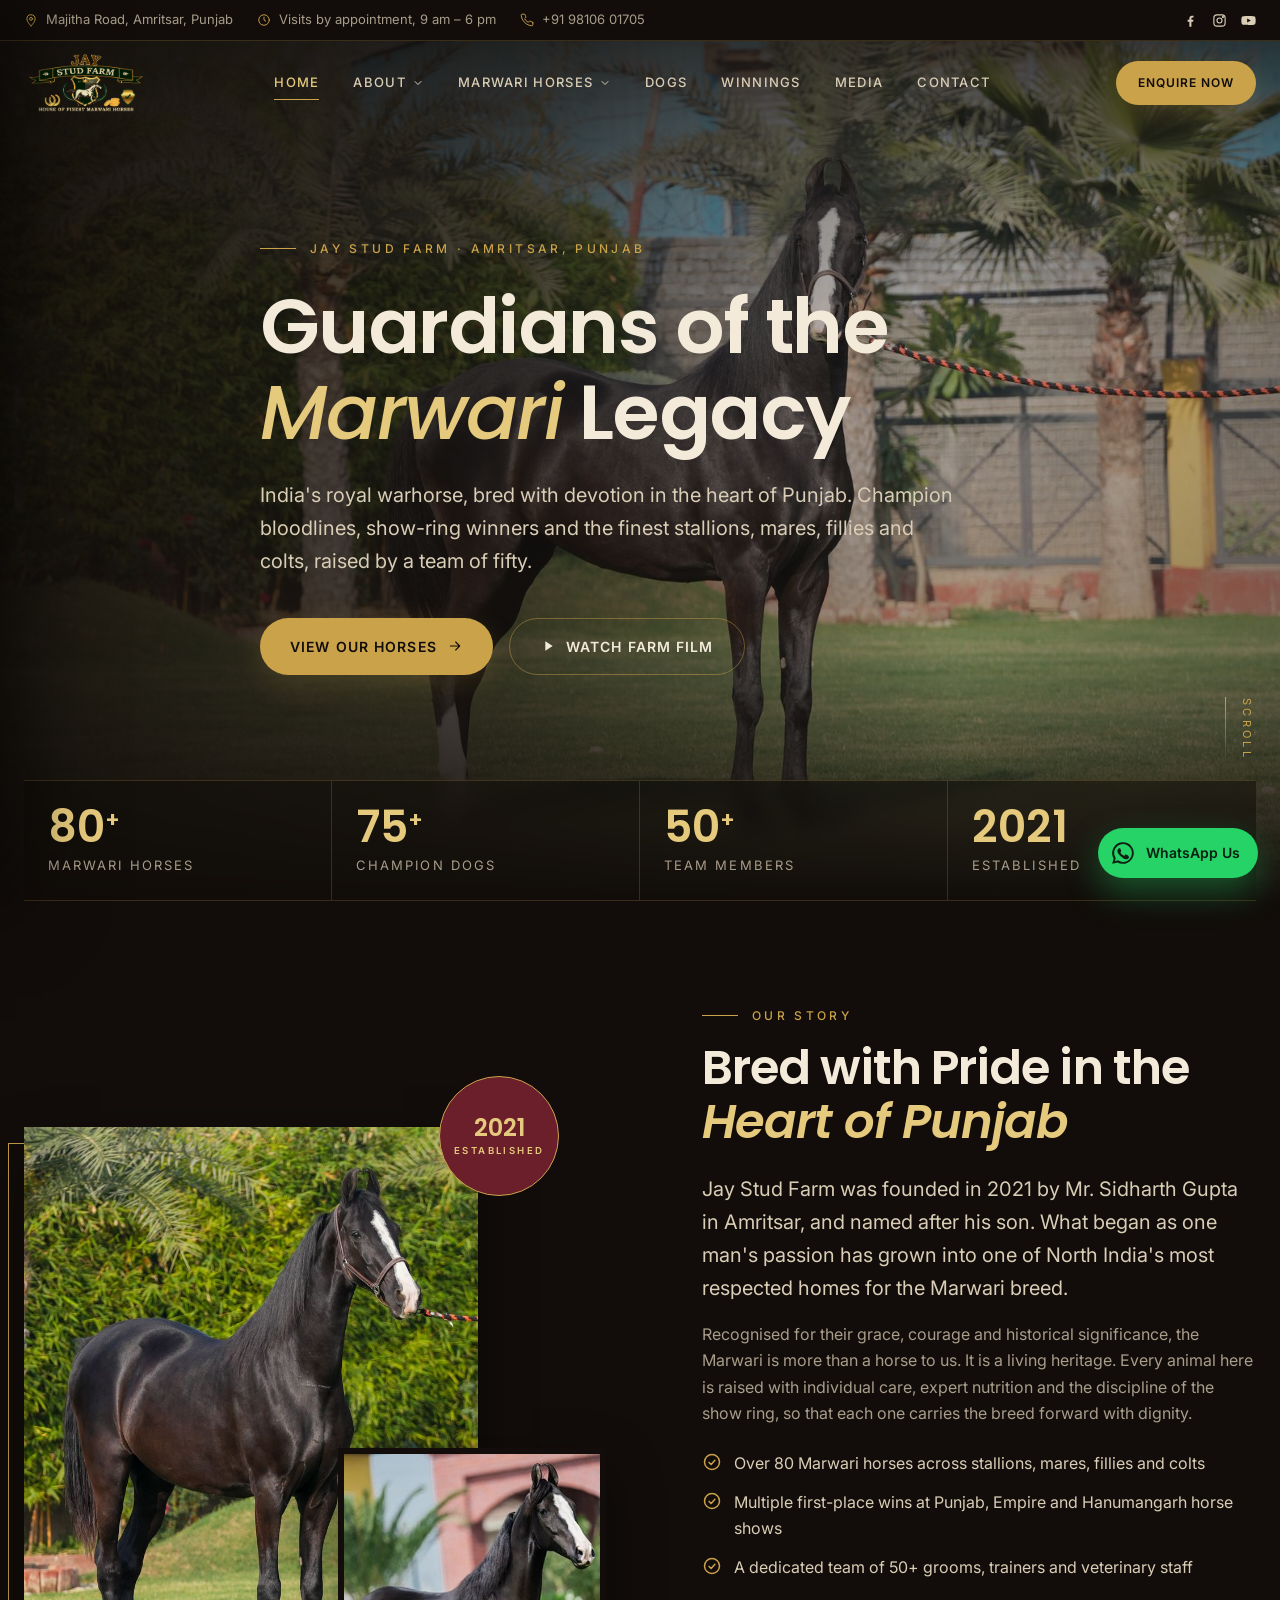
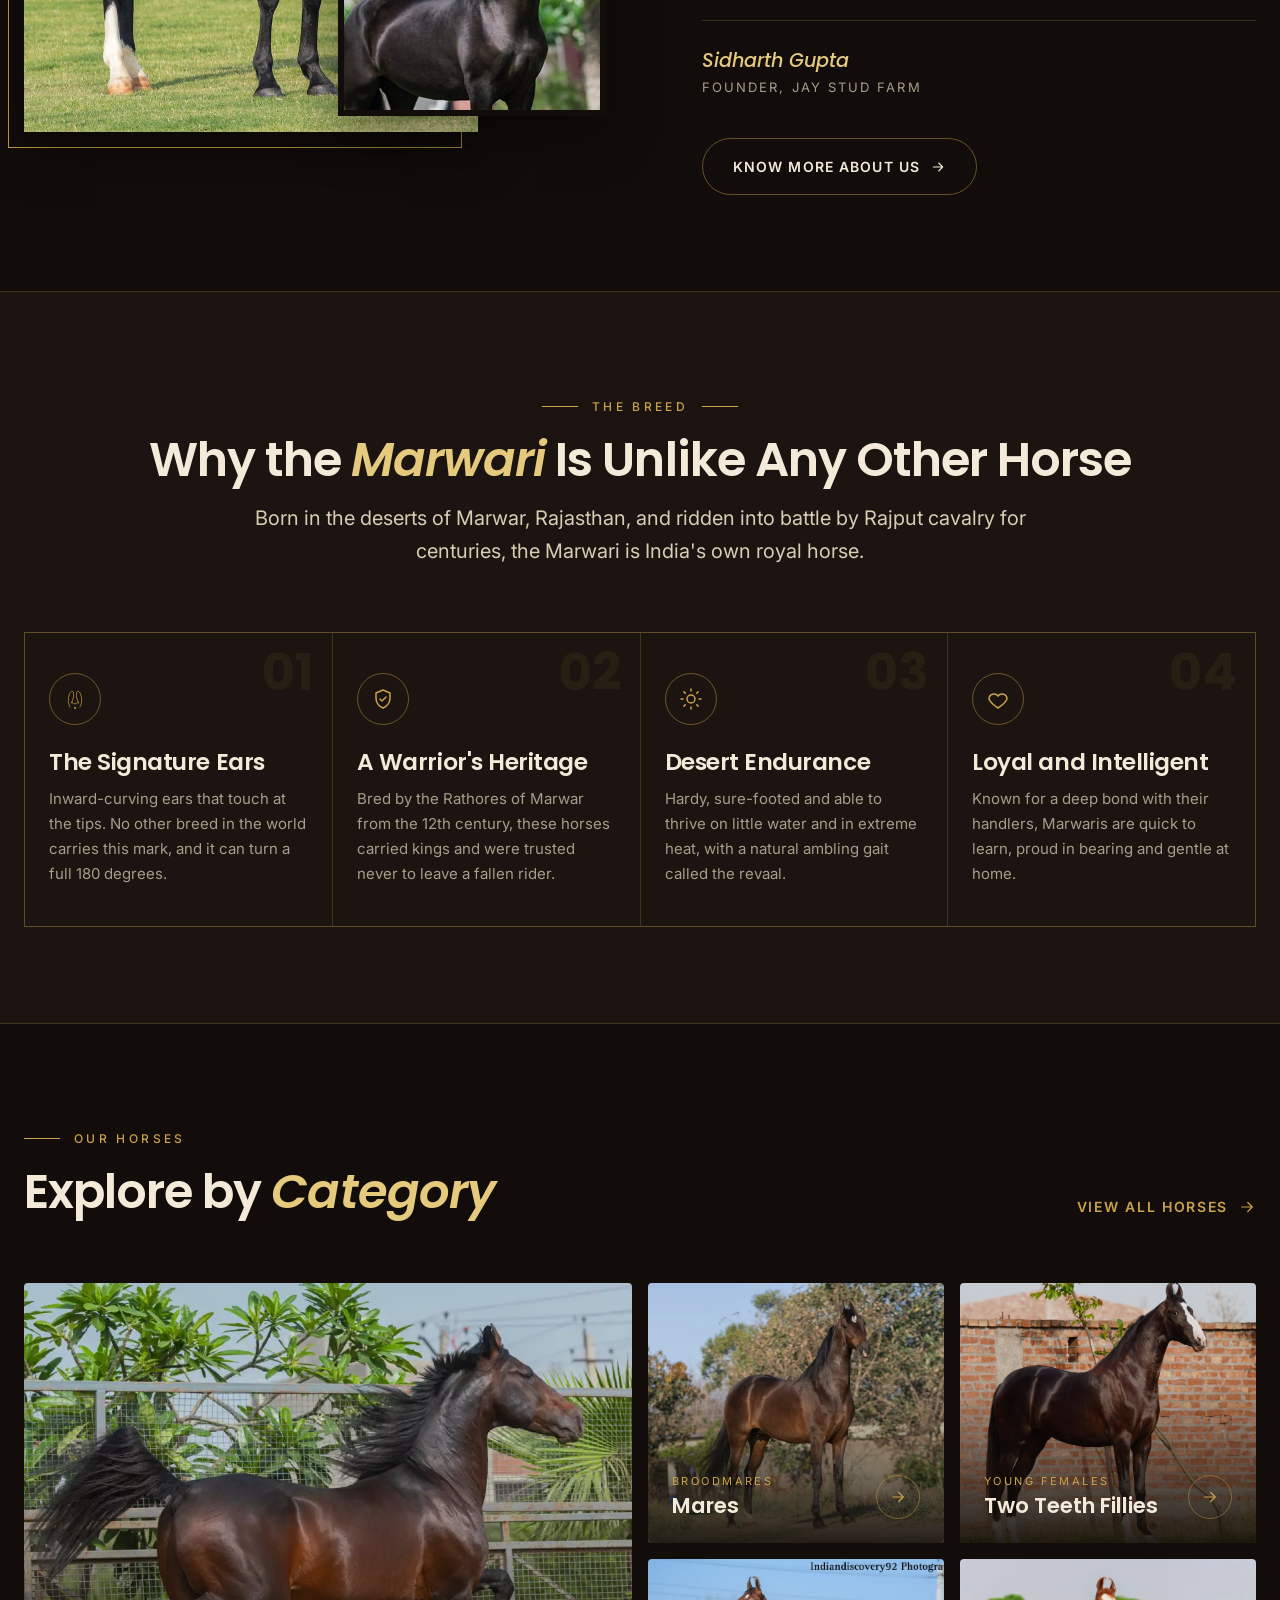
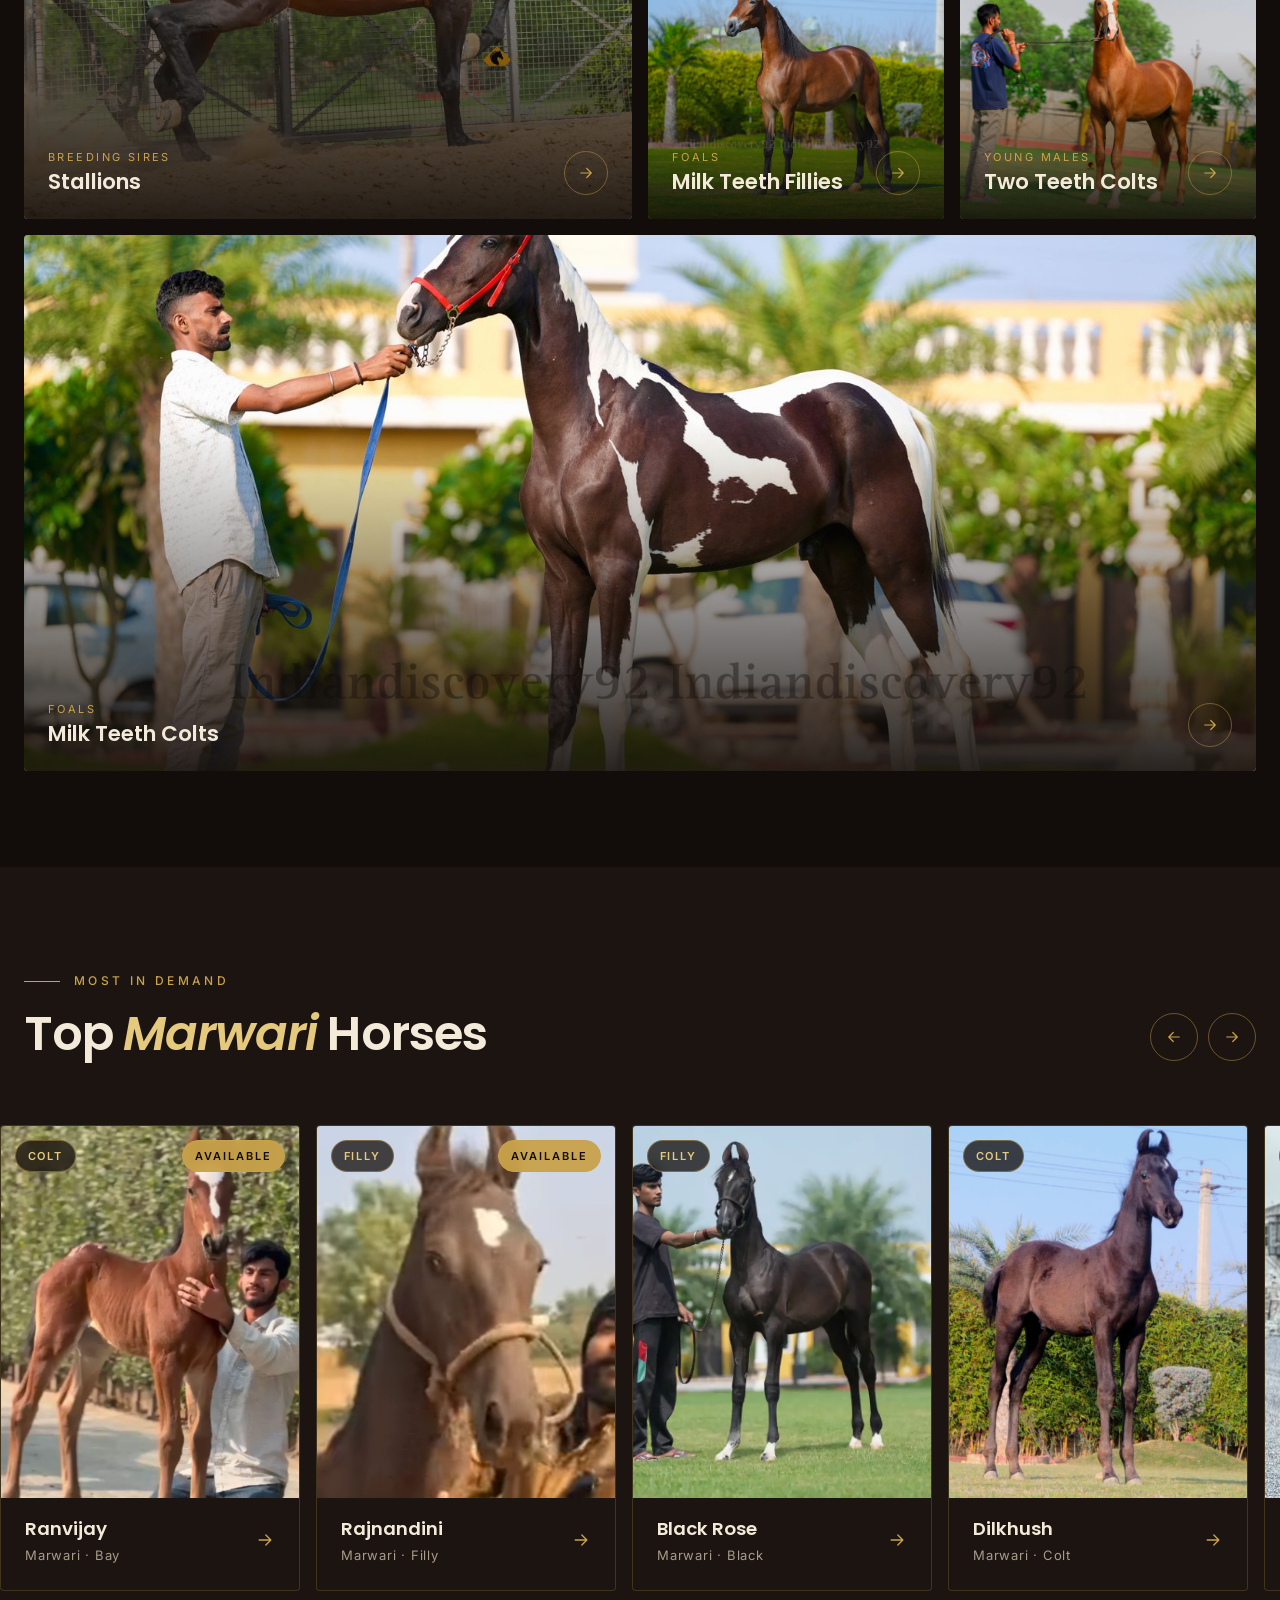
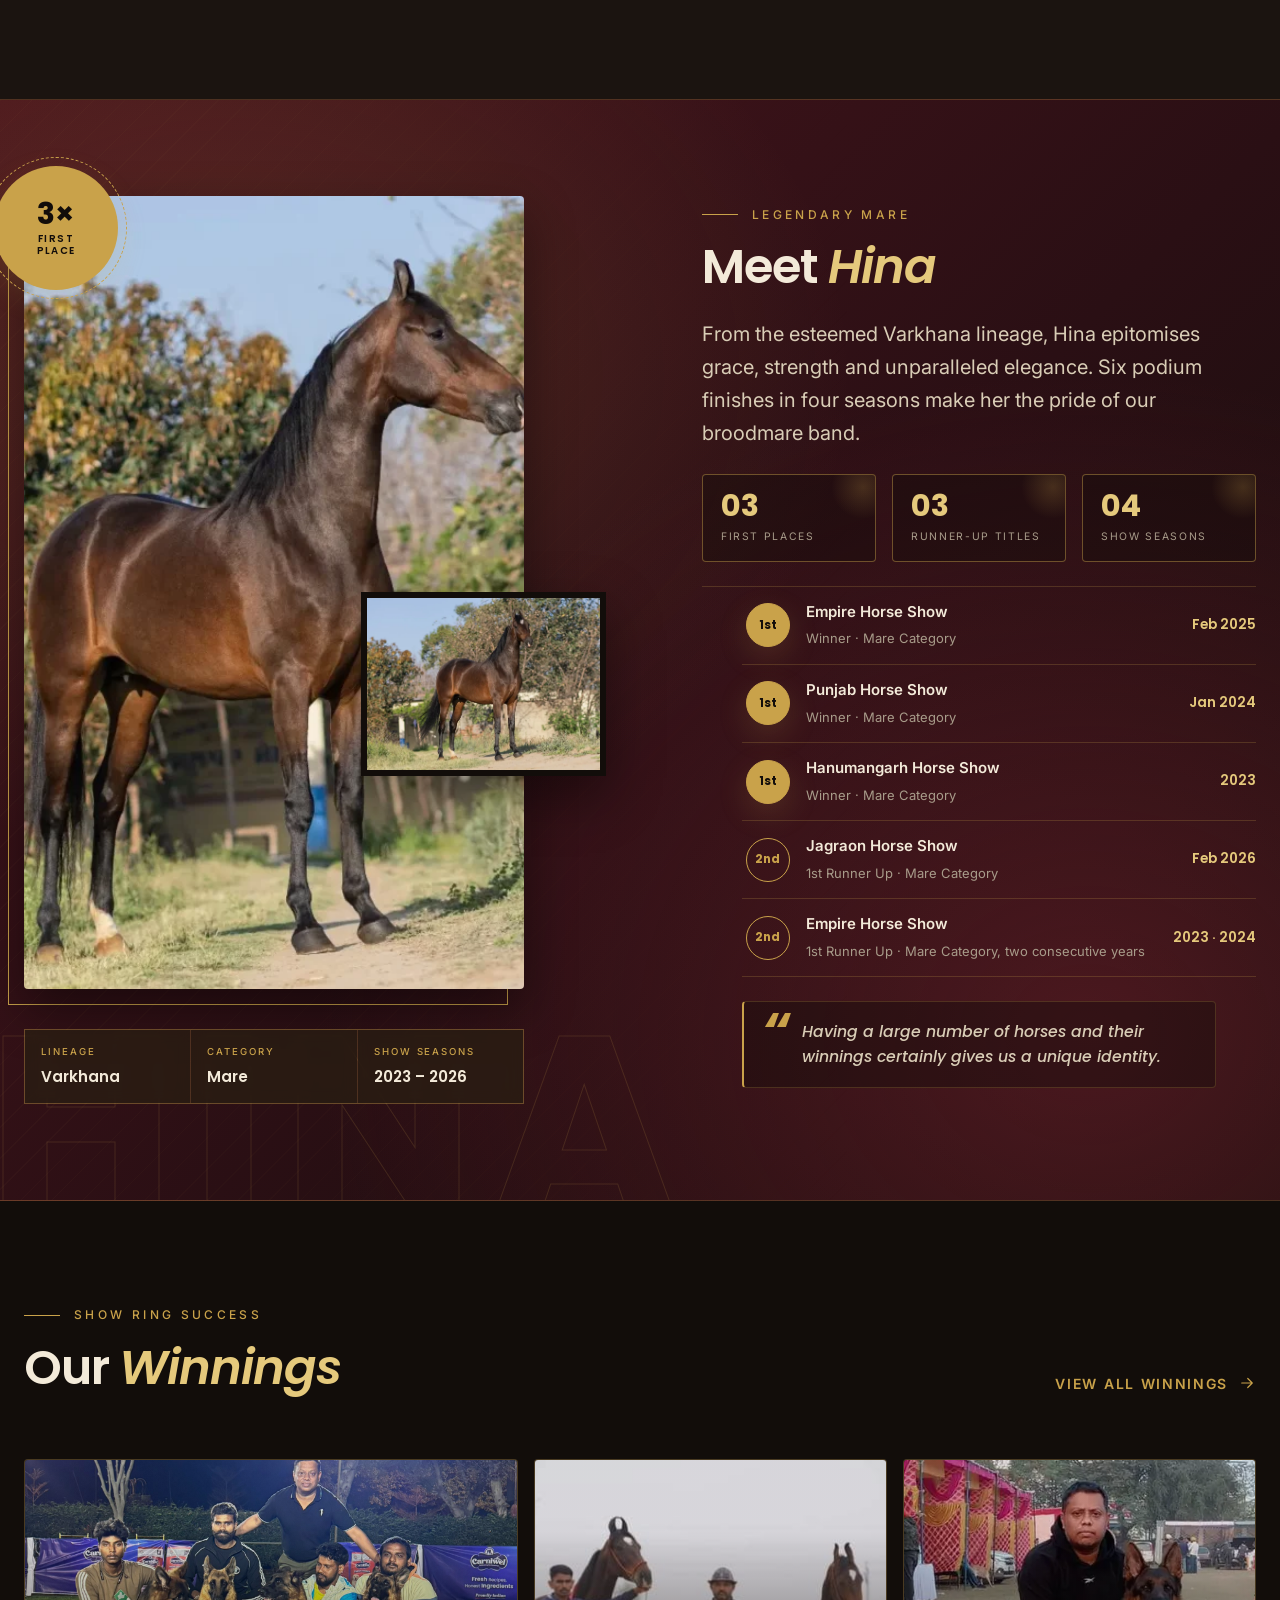
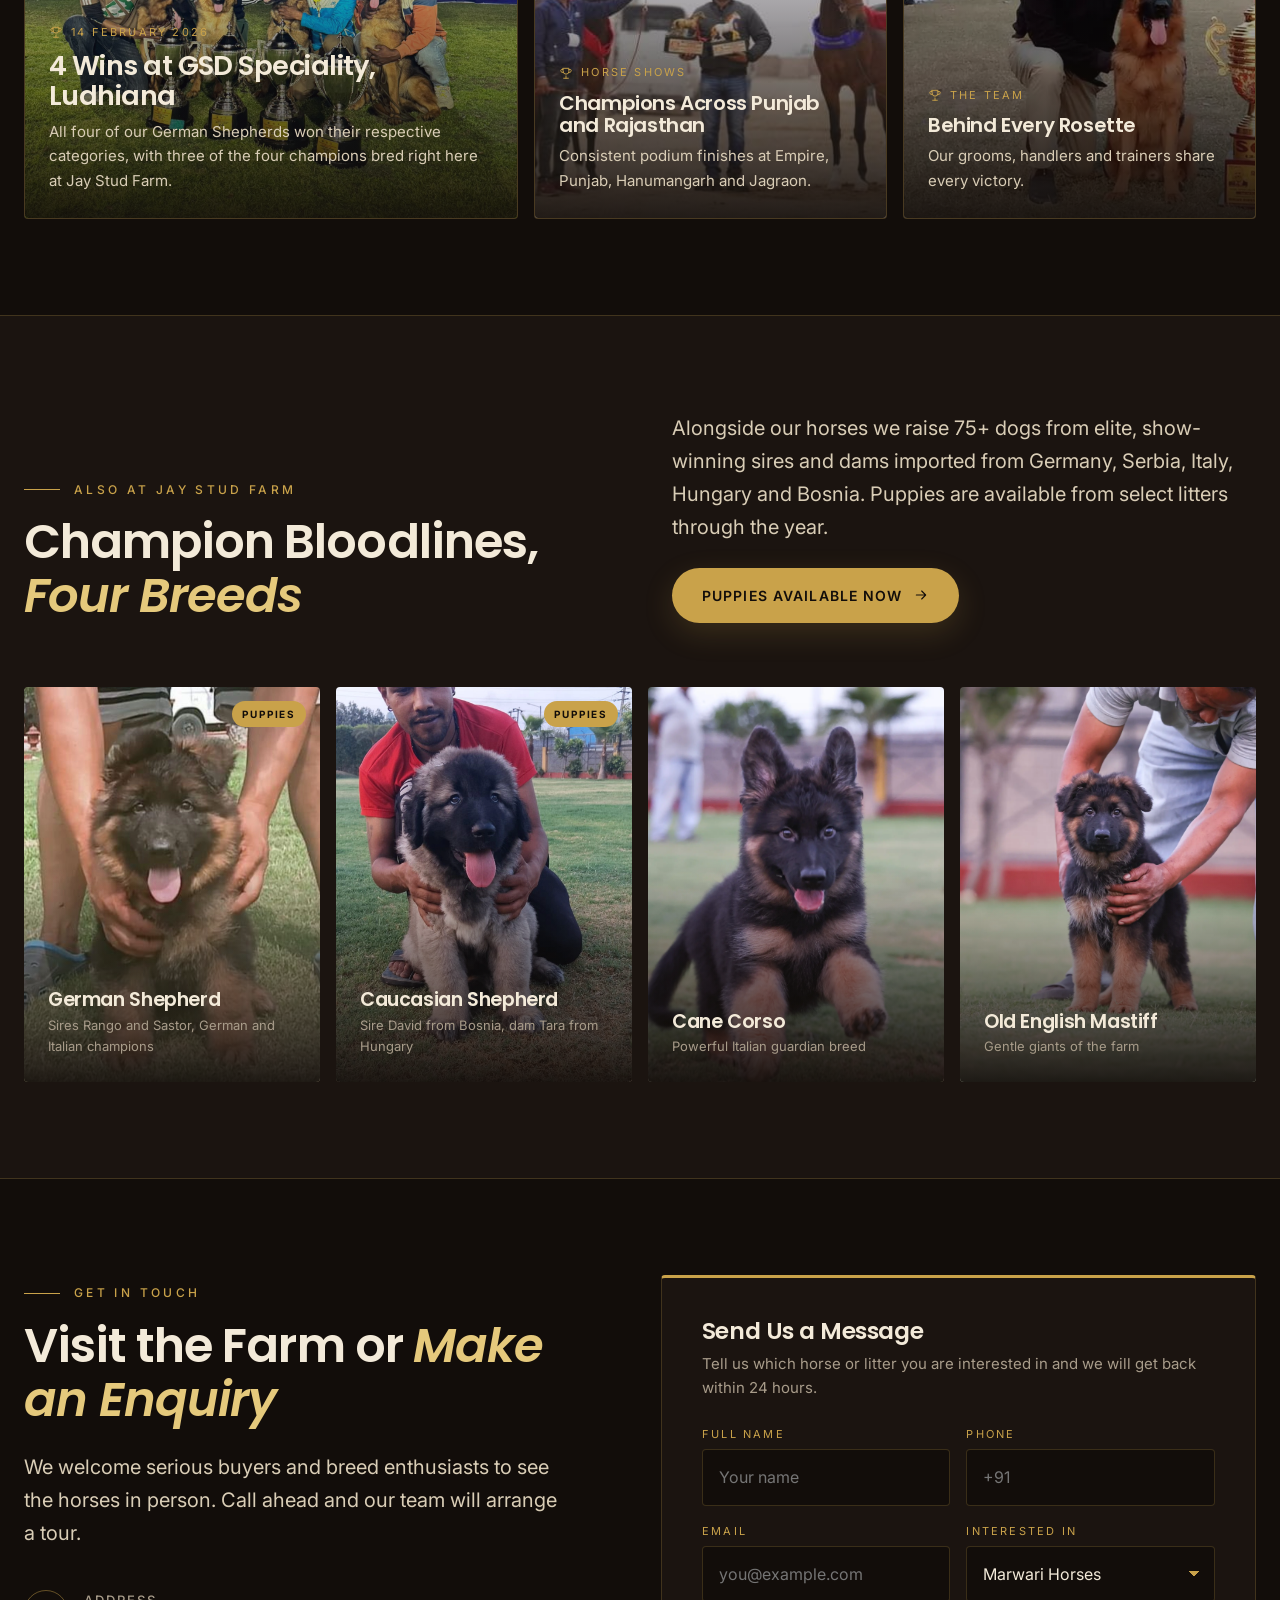
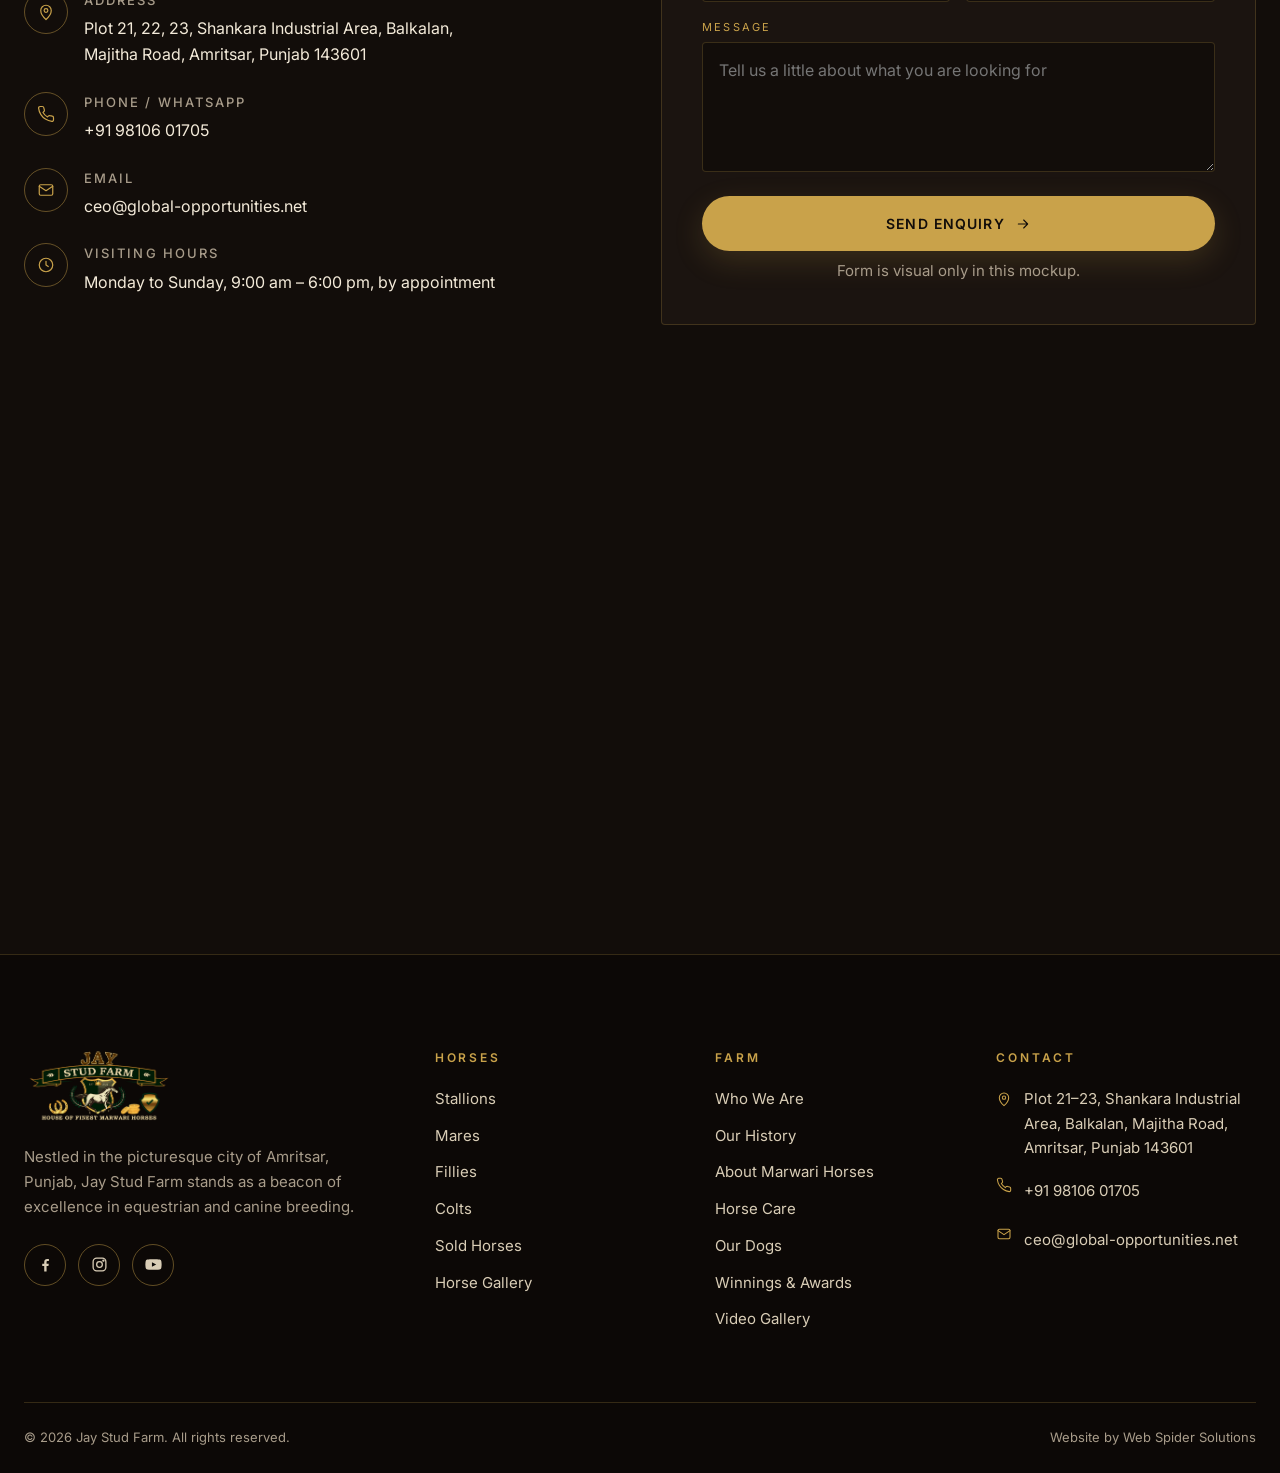
<file: home/v1/index.html>
<!DOCTYPE html>
<html lang="en">
<head>
  <meta charset="UTF-8">
  <meta name="viewport" content="width=device-width, initial-scale=1.0">
  <title>Jay Stud Farm — House of Finest Marwari Horses | Amritsar, Punjab</title>
  <meta name="description" content="Design mockup v1 — Jay Stud Farm home page redesign by Web Spider Solutions.">
  <link rel="icon" href="assets/img/logo/jsf-logo-light.png">
  <link rel="preconnect" href="https://fonts.googleapis.com">
  <link rel="preconnect" href="https://fonts.gstatic.com" crossorigin>
  <link href="https://fonts.googleapis.com/css2?family=Poppins:ital,wght@0,400;0,500;0,600;0,700;1,500&family=Inter:wght@400;500;600;700&display=swap" rel="stylesheet">
  <link rel="stylesheet" href="assets/css/styles.css">
</head>
<body>

<!-- SVG sprite -->
<svg width="0" height="0" style="position:absolute" aria-hidden="true">
  <symbol id="i-arrow" viewBox="0 0 24 24" fill="none" stroke="currentColor" stroke-width="1.6" stroke-linecap="round" stroke-linejoin="round"><path d="M5 12h14M13 6l6 6-6 6"/></symbol>
  <symbol id="i-arrow-l" viewBox="0 0 24 24" fill="none" stroke="currentColor" stroke-width="1.6" stroke-linecap="round" stroke-linejoin="round"><path d="M19 12H5M11 6l-6 6 6 6"/></symbol>
  <symbol id="i-home" viewBox="0 0 24 24" fill="none" stroke="currentColor" stroke-width="1.6" stroke-linecap="round" stroke-linejoin="round"><path d="M3 11l9-7 9 7v9a1 1 0 0 1-1 1h-5v-6h-6v6H4a1 1 0 0 1-1-1z"/></symbol>
  <symbol id="i-user" viewBox="0 0 24 24" fill="none" stroke="currentColor" stroke-width="1.6" stroke-linecap="round" stroke-linejoin="round"><circle cx="12" cy="8" r="4"/><path d="M4 21a8 8 0 0 1 16 0"/></symbol>
  <symbol id="i-paw" viewBox="0 0 24 24" fill="none" stroke="currentColor" stroke-width="1.6" stroke-linecap="round" stroke-linejoin="round"><ellipse cx="7" cy="8" rx="2" ry="2.6"/><ellipse cx="17" cy="8" rx="2" ry="2.6"/><ellipse cx="4" cy="13" rx="1.8" ry="2.2"/><ellipse cx="20" cy="13" rx="1.8" ry="2.2"/><path d="M12 11c-3 0-5.5 3-5.5 5.5a3 3 0 0 0 3 3c1 0 1.7-.5 2.5-.5s1.5.5 2.5.5a3 3 0 0 0 3-3C17.5 14 15 11 12 11z"/></symbol>
  <symbol id="i-close" viewBox="0 0 24 24" fill="none" stroke="currentColor" stroke-width="1.8" stroke-linecap="round"><path d="M6 6l12 12M18 6L6 18"/></symbol>
  <symbol id="i-caret" viewBox="0 0 24 24" fill="none" stroke="currentColor" stroke-width="2" stroke-linecap="round" stroke-linejoin="round"><path d="M6 9l6 6 6-6"/></symbol>
  <symbol id="i-play" viewBox="0 0 24 24" fill="currentColor"><path d="M8 5v14l11-7z"/></symbol>
  <symbol id="i-check" viewBox="0 0 24 24" fill="none" stroke="currentColor" stroke-width="1.8" stroke-linecap="round" stroke-linejoin="round"><circle cx="12" cy="12" r="9"/><path d="M8.5 12.5l2.5 2.5 4.5-5"/></symbol>
  <symbol id="i-pin" viewBox="0 0 24 24" fill="none" stroke="currentColor" stroke-width="1.6" stroke-linecap="round" stroke-linejoin="round"><path d="M12 22s7-6.2 7-12a7 7 0 1 0-14 0c0 5.8 7 12 7 12z"/><circle cx="12" cy="10" r="2.5"/></symbol>
  <symbol id="i-phone" viewBox="0 0 24 24" fill="none" stroke="currentColor" stroke-width="1.6" stroke-linecap="round" stroke-linejoin="round"><path d="M22 16.9v3a2 2 0 0 1-2.2 2 19.8 19.8 0 0 1-8.6-3.1 19.5 19.5 0 0 1-6-6A19.8 19.8 0 0 1 2.1 4.2 2 2 0 0 1 4.1 2h3a2 2 0 0 1 2 1.7c.1 1 .4 1.9.7 2.8a2 2 0 0 1-.5 2.1L8 9.9a16 16 0 0 0 6 6l1.3-1.3a2 2 0 0 1 2.1-.4c.9.3 1.8.6 2.8.7a2 2 0 0 1 1.8 2z"/></symbol>
  <symbol id="i-mail" viewBox="0 0 24 24" fill="none" stroke="currentColor" stroke-width="1.6" stroke-linecap="round" stroke-linejoin="round"><rect x="3" y="5" width="18" height="14" rx="2"/><path d="M3 7l9 6 9-6"/></symbol>
  <symbol id="i-clock" viewBox="0 0 24 24" fill="none" stroke="currentColor" stroke-width="1.6" stroke-linecap="round" stroke-linejoin="round"><circle cx="12" cy="12" r="9"/><path d="M12 7v5l3 2"/></symbol>
  <symbol id="i-trophy" viewBox="0 0 24 24" fill="none" stroke="currentColor" stroke-width="1.6" stroke-linecap="round" stroke-linejoin="round"><path d="M8 21h8M12 17v4M7 4h10v5a5 5 0 0 1-10 0zM7 6H4a3 3 0 0 0 3 5M17 6h3a3 3 0 0 1-3 5"/></symbol>
  <symbol id="i-fb" viewBox="0 0 24 24" fill="currentColor"><path d="M13.5 22v-8h2.7l.4-3.2h-3.1V8.8c0-.9.3-1.6 1.6-1.6h1.7V4.4c-.3 0-1.3-.1-2.5-.1-2.5 0-4.1 1.5-4.1 4.2v2.3H7.4V14h2.8v8z"/></symbol>
  <symbol id="i-ig" viewBox="0 0 24 24" fill="none" stroke="currentColor" stroke-width="1.8" stroke-linecap="round"><rect x="3" y="3" width="18" height="18" rx="5"/><circle cx="12" cy="12" r="4"/><circle cx="17.5" cy="6.5" r=".8" fill="currentColor"/></symbol>
  <symbol id="i-yt" viewBox="0 0 24 24" fill="currentColor"><path d="M23 7.2a3 3 0 0 0-2.1-2.1C19 4.6 12 4.6 12 4.6s-7 0-8.9.5A3 3 0 0 0 1 7.2 31 31 0 0 0 .5 12 31 31 0 0 0 1 16.8a3 3 0 0 0 2.1 2.1c1.9.5 8.9.5 8.9.5s7 0 8.9-.5a3 3 0 0 0 2.1-2.1A31 31 0 0 0 23.5 12 31 31 0 0 0 23 7.2zM9.8 15.1V8.9l6 3.1z"/></symbol>
  <symbol id="i-wa" viewBox="0 0 24 24" fill="currentColor"><path d="M12 2a10 10 0 0 0-8.6 15.1L2 22l5-1.3A10 10 0 1 0 12 2zm0 18.2a8.2 8.2 0 0 1-4.2-1.2l-.3-.2-3 .8.8-2.9-.2-.3A8.2 8.2 0 1 1 12 20.2zm4.5-6.1c-.2-.1-1.5-.7-1.7-.8s-.4-.1-.6.1-.6.8-.8 1-.3.2-.5.1a6.7 6.7 0 0 1-3.3-2.9c-.3-.4.2-.4.7-1.3.1-.2 0-.3 0-.4l-.8-1.8c-.2-.5-.4-.4-.6-.4h-.5a1 1 0 0 0-.7.3 3 3 0 0 0-.9 2.2 5.2 5.2 0 0 0 1.1 2.8 12 12 0 0 0 4.6 4c1.7.7 2.3.8 3.1.7a2.7 2.7 0 0 0 1.8-1.3 2.2 2.2 0 0 0 .1-1.2c0-.1-.2-.2-.5-.3z"/></symbol>
  <!-- Marwari ear motif: two inward-curving ears -->
  <symbol id="i-ears" viewBox="0 0 48 48" fill="none" stroke="currentColor" stroke-width="1.4" stroke-linecap="round" stroke-linejoin="round"><path d="M14 40c-4-8-5-18 0-28 2-4 6-5 7 0 1 6-1 14-4 20M34 40c4-8 5-18 0-28-2-4-6-5-7 0-1 6 1 14 4 20"/><path d="M17 30c2.5 2 4 3.5 7 4 3-.5 4.5-2 7-4"/><circle cx="24" cy="42" r="1.2" fill="currentColor"/></symbol>
  <symbol id="i-shield" viewBox="0 0 24 24" fill="none" stroke="currentColor" stroke-width="1.5" stroke-linecap="round" stroke-linejoin="round"><path d="M12 3l7 3v5c0 5-3.5 8.5-7 10-3.5-1.5-7-5-7-10V6z"/><path d="M9 12l2 2 4-4"/></symbol>
  <symbol id="i-sun" viewBox="0 0 24 24" fill="none" stroke="currentColor" stroke-width="1.5" stroke-linecap="round" stroke-linejoin="round"><circle cx="12" cy="12" r="4"/><path d="M12 2v2M12 20v2M4.9 4.9l1.4 1.4M17.7 17.7l1.4 1.4M2 12h2M20 12h2M4.9 19.1l1.4-1.4M17.7 6.3l1.4-1.4"/></symbol>
  <symbol id="i-heart" viewBox="0 0 24 24" fill="none" stroke="currentColor" stroke-width="1.5" stroke-linecap="round" stroke-linejoin="round"><path d="M12 21s-7-4.5-9-9a5 5 0 0 1 9-3 5 5 0 0 1 9 3c-2 4.5-9 9-9 9z"/></symbol>
</svg>

<!-- ================= TOP BAR ================= -->
<div class="topbar">
  <div class="container">
    <ul>
      <li><svg><use href="#i-pin"/></svg> Majitha Road, Amritsar, Punjab</li>
      <li><svg><use href="#i-clock"/></svg> Visits by appointment, 9 am – 6 pm</li>
      <li><svg><use href="#i-phone"/></svg> <a href="tel:+919810601705">+91 98106 01705</a></li>
    </ul>
    <div class="topbar__social">
      <a href="https://www.facebook.com/jaystudfarm/" aria-label="Facebook"><svg><use href="#i-fb"/></svg></a>
      <a href="https://www.instagram.com/jay_stud_farm/" aria-label="Instagram"><svg><use href="#i-ig"/></svg></a>
      <a href="https://www.youtube.com/channel/UCgyG5mD8F7VE8146JE4Gh3Q" aria-label="YouTube"><svg><use href="#i-yt"/></svg></a>
    </div>
  </div>
</div>

<!-- ================= HEADER ================= -->
<header class="header" id="header">
  <div class="container">
    <a class="logo" href="#top" aria-label="Jay Stud Farm home">
      <img src="assets/img/logo/jsf-logo-light.png" alt="Jay Stud Farm — House of Finest Marwari Horses">
    </a>

    <ul class="nav" aria-label="Primary">
      <li><a href="#top" aria-current="page">Home</a></li>
      <li class="has-sub">
        <button aria-haspopup="true">About <svg class="caret"><use href="#i-caret"/></svg></button>
        <div class="sub">
          <a href="#about">Who We Are</a>
          <a href="#">Our History</a>
          <a href="#why">About Marwari Horses</a>
          <a href="#">Horse Care</a>
        </div>
      </li>
      <li class="has-sub">
        <button aria-haspopup="true">Marwari Horses <svg class="caret"><use href="#i-caret"/></svg></button>
        <div class="sub">
          <a href="#categories">All Horses</a>
          <a href="#">Stallion</a>
          <a href="#">Mare</a>
          <a href="#">Filly</a>
          <a href="#">Colt</a>
          <a href="#">Sold</a>
        </div>
      </li>
      <li><a href="#dogs">Dogs</a></li>
      <li><a href="#winnings">Winnings</a></li>
      <li><a href="#">Media</a></li>
      <li><a href="#contact">Contact</a></li>
    </ul>

    <a class="btn btn-gold btn-sm header__cta" href="#contact">Enquire Now</a>

    <button class="burger" id="burger" aria-label="Open menu" aria-expanded="false" aria-controls="drawer">
      <span></span><span></span><span></span>
    </button>
  </div>
</header>

<!-- Mobile drawer (slides in from the left) -->
<div class="drawer-backdrop" id="drawerBackdrop" aria-hidden="true"></div>
<nav class="drawer" id="drawer" aria-label="Mobile">
  <div class="drawer__head">
    <img src="assets/img/logo/jsf-logo-light.png" alt="Jay Stud Farm">
    <button class="drawer__close" id="drawerClose" aria-label="Close menu"><svg><use href="#i-close"/></svg></button>
  </div>
  <div class="drawer__kicker"><span>Menu</span></div>
  <ul class="drawer__nav">
    <li style="--i:0"><a href="#top" data-close aria-current="page"><span class="drawer__ico"><svg><use href="#i-home"/></svg></span><span class="drawer__label">Home</span></a></li>
    <li style="--i:1" class="drawer__group">
      <button class="drawer__toggle" aria-expanded="false"><span class="drawer__ico"><svg><use href="#i-user"/></svg></span><span class="drawer__label">About</span><svg class="drawer__caret"><use href="#i-caret"/></svg></button>
      <ul class="drawer__sub">
        <li><a href="#about" data-close>Who We Are</a></li>
        <li><a href="#" data-close>Our History</a></li>
        <li><a href="#why" data-close>About Marwari Horses</a></li>
        <li><a href="#" data-close>Horse Care</a></li>
      </ul>
    </li>
    <li style="--i:2" class="drawer__group">
      <button class="drawer__toggle" aria-expanded="false"><span class="drawer__ico"><svg><use href="#i-ears"/></svg></span><span class="drawer__label">Marwari Horses</span><svg class="drawer__caret"><use href="#i-caret"/></svg></button>
      <ul class="drawer__sub">
        <li><a href="#categories" data-close>All Horses</a></li>
        <li><a href="#" data-close>Stallion</a></li>
        <li><a href="#" data-close>Mare</a></li>
        <li><a href="#" data-close>Filly</a></li>
        <li><a href="#" data-close>Colt</a></li>
        <li><a href="#" data-close>Sold</a></li>
      </ul>
    </li>
    <li style="--i:3"><a href="#dogs" data-close><span class="drawer__ico"><svg><use href="#i-paw"/></svg></span><span class="drawer__label">Dogs</span></a></li>
    <li style="--i:4"><a href="#winnings" data-close><span class="drawer__ico"><svg><use href="#i-trophy"/></svg></span><span class="drawer__label">Winnings</span></a></li>
    <li style="--i:5"><a href="#" data-close><span class="drawer__ico"><svg><use href="#i-play"/></svg></span><span class="drawer__label">Media</span></a></li>
    <li style="--i:6"><a href="#contact" data-close><span class="drawer__ico"><svg><use href="#i-mail"/></svg></span><span class="drawer__label">Contact</span></a></li>
  </ul>
  <div class="drawer__foot">
    <a class="btn btn-gold" href="#contact" data-close>Enquire Now <svg><use href="#i-arrow"/></svg></a>
  </div>
</nav>

<main id="top">

  <!-- ================= HERO ================= -->
  <section class="hero" aria-label="Welcome">
    <div class="hero__media">
      <img src="assets/img/categories/mare.jpg" alt="A black Marwari mare standing in the gardens of Jay Stud Farm" fetchpriority="high">
      <video autoplay muted loop playsinline preload="auto" poster="assets/img/categories/mare.jpg" aria-hidden="true">
        <source src="assets/video/banner-video.mp4" type="video/mp4">
      </video>
    </div>

    <div class="container hero__content">
      <span class="eyebrow">Jay Stud Farm · Amritsar, Punjab</span>
      <h1 class="hero__title">Guardians of the<br><em>Marwari</em> Legacy</h1>
      <p class="hero__lead">India's royal warhorse, bred with devotion in the heart of Punjab. Champion bloodlines, show-ring winners and the finest stallions, mares, fillies and colts, raised by a team of fifty.</p>
      <div class="hero__actions">
        <a class="btn btn-gold" href="#categories">View Our Horses <svg><use href="#i-arrow"/></svg></a>
        <a class="btn btn-outline" href="https://marwarihorses.in/wp-content/uploads/2023/08/studfarmvideo.mp4"><svg><use href="#i-play"/></svg> Watch Farm Film</a>
      </div>
    </div>

    <div class="hero__scroll" aria-hidden="true">Scroll</div>

    <div class="container stats" aria-label="Farm at a glance">
      <div class="stat"><div class="stat__num"><span data-count="80">0</span><sup>+</sup></div><div class="stat__label">Marwari Horses</div></div>
      <div class="stat"><div class="stat__num"><span data-count="75">0</span><sup>+</sup></div><div class="stat__label">Champion Dogs</div></div>
      <div class="stat"><div class="stat__num"><span data-count="50">0</span><sup>+</sup></div><div class="stat__label">Team Members</div></div>
      <div class="stat"><div class="stat__num"><span data-count="2021">2000</span></div><div class="stat__label">Established</div></div>
    </div>
  </section>

  <!-- ================= ABOUT ================= -->
  <section class="section" id="about">
    <div class="container about">
      <div class="about__media reveal">
        <div class="frame" aria-hidden="true"></div>
        <img class="ph-main" src="assets/img/horses/laxmi.jpg" alt="Mare Laxmi, a black Marwari mare with a white blaze">
        <img class="ph-small" src="assets/img/hero/sundari.jpg" alt="Sundari, a Marwari mare at the farm">
        <div class="badge-est" aria-hidden="true">2021<small>Established</small></div>
      </div>
      <div class="about__body reveal" data-delay="1">
        <span class="eyebrow">Our Story</span>
        <h2 class="h2">Bred with Pride in the <em>Heart of Punjab</em></h2>
        <p class="lead">Jay Stud Farm was founded in 2021 by Mr. Sidharth Gupta in Amritsar, and named after his son. What began as one man's passion has grown into one of North India's most respected homes for the Marwari breed.</p>
        <p class="about__text">Recognised for their grace, courage and historical significance, the Marwari is more than a horse to us. It is a living heritage. Every animal here is raised with individual care, expert nutrition and the discipline of the show ring, so that each one carries the breed forward with dignity.</p>
        <ul class="checks">
          <li><svg><use href="#i-check"/></svg> Over 80 Marwari horses across stallions, mares, fillies and colts</li>
          <li><svg><use href="#i-check"/></svg> Multiple first-place wins at Punjab, Empire and Hanumangarh horse shows</li>
          <li><svg><use href="#i-check"/></svg> A dedicated team of 50+ grooms, trainers and veterinary staff</li>
        </ul>
        <div class="signature">
          <div>
            <div class="signature__name">Sidharth Gupta</div>
            <div class="signature__role">Founder, Jay Stud Farm</div>
          </div>
        </div>
        <div class="about__actions">
          <a class="btn btn-outline" href="#">Know More About Us <svg><use href="#i-arrow"/></svg></a>
        </div>
      </div>
    </div>
  </section>

  <!-- ================= WHY MARWARI ================= -->
  <section class="section why" id="why">
    <div class="container">
      <div class="section-head text-center reveal">
        <span class="eyebrow eyebrow--center">The Breed</span>
        <h2 class="h2">Why the <em>Marwari</em> Is Unlike Any Other Horse</h2>
        <p class="lead">Born in the deserts of Marwar, Rajasthan, and ridden into battle by Rajput cavalry for centuries, the Marwari is India's own royal horse.</p>
      </div>
      <div class="why-grid">
        <article class="why-card reveal">
          <span class="why-card__num" aria-hidden="true">01</span>
          <div class="why-card__icon"><svg><use href="#i-ears"/></svg></div>
          <h3>The Signature Ears</h3>
          <p>Inward-curving ears that touch at the tips. No other breed in the world carries this mark, and it can turn a full 180 degrees.</p>
        </article>
        <article class="why-card reveal" data-delay="1">
          <span class="why-card__num" aria-hidden="true">02</span>
          <div class="why-card__icon"><svg><use href="#i-shield"/></svg></div>
          <h3>A Warrior's Heritage</h3>
          <p>Bred by the Rathores of Marwar from the 12th century, these horses carried kings and were trusted never to leave a fallen rider.</p>
        </article>
        <article class="why-card reveal" data-delay="2">
          <span class="why-card__num" aria-hidden="true">03</span>
          <div class="why-card__icon"><svg><use href="#i-sun"/></svg></div>
          <h3>Desert Endurance</h3>
          <p>Hardy, sure-footed and able to thrive on little water and in extreme heat, with a natural ambling gait called the revaal.</p>
        </article>
        <article class="why-card reveal" data-delay="3">
          <span class="why-card__num" aria-hidden="true">04</span>
          <div class="why-card__icon"><svg><use href="#i-heart"/></svg></div>
          <h3>Loyal and Intelligent</h3>
          <p>Known for a deep bond with their handlers, Marwaris are quick to learn, proud in bearing and gentle at home.</p>
        </article>
      </div>
    </div>
  </section>

  <!-- ================= CATEGORIES ================= -->
  <section class="section" id="categories">
    <div class="container">
      <div class="section-head section-head--split reveal">
        <div>
          <span class="eyebrow">Our Horses</span>
          <h2 class="h2">Explore by <em>Category</em></h2>
        </div>
        <a class="link-arrow" href="#">View All Horses <svg><use href="#i-arrow"/></svg></a>
      </div>

      <div class="mosaic">
        <a class="tile tile--wide tile--tall reveal" href="#">
          <img src="assets/img/categories/stallion.webp" alt="Stallion Sind Baad trotting in the arena">
          <div class="tile__body"><div><div class="tile__kicker">Breeding Sires</div><div class="tile__title">Stallions</div></div><span class="tile__arrow"><svg><use href="#i-arrow"/></svg></span></div>
        </a>
        <a class="tile reveal" data-delay="1" href="#">
          <img src="assets/img/hero/hina-3.webp" alt="Mare Hina standing proudly">
          <div class="tile__body"><div><div class="tile__kicker">Broodmares</div><div class="tile__title">Mares</div></div><span class="tile__arrow"><svg><use href="#i-arrow"/></svg></span></div>
        </a>
        <a class="tile reveal" data-delay="2" href="#">
          <img src="assets/img/categories/two-teeth-filly.jpeg" alt="A two teeth filly">
          <div class="tile__body"><div><div class="tile__kicker">Young Females</div><div class="tile__title">Two Teeth Fillies</div></div><span class="tile__arrow"><svg><use href="#i-arrow"/></svg></span></div>
        </a>
        <a class="tile reveal" data-delay="1" href="#">
          <img src="assets/img/categories/milk-teeth-filly.webp" alt="A milk teeth filly">
          <div class="tile__body"><div><div class="tile__kicker">Foals</div><div class="tile__title">Milk Teeth Fillies</div></div><span class="tile__arrow"><svg><use href="#i-arrow"/></svg></span></div>
        </a>
        <a class="tile reveal" data-delay="2" href="#">
          <img src="assets/img/categories/two-teeth-colt.webp" alt="A two teeth colt">
          <div class="tile__body"><div><div class="tile__kicker">Young Males</div><div class="tile__title">Two Teeth Colts</div></div><span class="tile__arrow"><svg><use href="#i-arrow"/></svg></span></div>
        </a>
        <a class="tile tile--full reveal" data-delay="3" href="#">
          <span class="tile__bg" style="background-image:url(assets/img/categories/milk-teeth-colt.jpg)" aria-hidden="true"></span>
          <img src="assets/img/categories/milk-teeth-colt.jpg" alt="A milk teeth colt with its handler">
          <div class="tile__body"><div><div class="tile__kicker">Foals</div><div class="tile__title">Milk Teeth Colts</div></div><span class="tile__arrow"><svg><use href="#i-arrow"/></svg></span></div>
        </a>
      </div>
    </div>
  </section>

  <!-- ================= TOP HORSES CAROUSEL ================= -->
  <section class="section section--alt" id="top-horses">
    <div class="container">
      <div class="section-head section-head--split reveal">
        <div>
          <span class="eyebrow">Most in Demand</span>
          <h2 class="h2">Top <em>Marwari</em> Horses</h2>
        </div>
        <div class="carousel-controls">
          <button class="ctrl" data-dir="-1" aria-label="Previous"><svg><use href="#i-arrow-l"/></svg></button>
          <button class="ctrl" data-dir="1" aria-label="Next"><svg><use href="#i-arrow"/></svg></button>
        </div>
      </div>

      <div class="carousel reveal" id="carousel">
        <a class="card-horse" href="#"><div class="card-horse__media"><img src="assets/img/horses/ranvijay.webp" alt="Ranvijay" loading="lazy"><span class="badge">Colt</span><span class="badge badge--avail">Available</span></div><div class="card-horse__body"><div><div class="card-horse__name">Ranvijay</div><div class="card-horse__meta">Marwari · Bay</div></div><svg><use href="#i-arrow"/></svg></div></a>
        <a class="card-horse" href="#"><div class="card-horse__media"><img src="assets/img/horses/rajnandini.webp" alt="Rajnandini" loading="lazy"><span class="badge">Filly</span><span class="badge badge--avail">Available</span></div><div class="card-horse__body"><div><div class="card-horse__name">Rajnandini</div><div class="card-horse__meta">Marwari · Filly</div></div><svg><use href="#i-arrow"/></svg></div></a>
        <a class="card-horse" href="#"><div class="card-horse__media"><img src="assets/img/horses/black-rose.webp" alt="Black Rose" loading="lazy"><span class="badge">Filly</span></div><div class="card-horse__body"><div><div class="card-horse__name">Black Rose</div><div class="card-horse__meta">Marwari · Black</div></div><svg><use href="#i-arrow"/></svg></div></a>
        <a class="card-horse" href="#"><div class="card-horse__media"><img src="assets/img/horses/dilkhush.jpeg" alt="Dilkhush" loading="lazy"><span class="badge">Colt</span></div><div class="card-horse__body"><div><div class="card-horse__name">Dilkhush</div><div class="card-horse__meta">Marwari · Colt</div></div><svg><use href="#i-arrow"/></svg></div></a>
        <a class="card-horse" href="#"><div class="card-horse__media"><img src="assets/img/horses/zeenat.jpeg" alt="Zeenat" loading="lazy"><span class="badge">Filly</span></div><div class="card-horse__body"><div><div class="card-horse__name">Zeenat</div><div class="card-horse__meta">Marwari · Filly</div></div><svg><use href="#i-arrow"/></svg></div></a>
        <a class="card-horse" href="#"><div class="card-horse__media"><img src="assets/img/horses/ronaldo.jpg" alt="Ronaldo" loading="lazy"><span class="badge">Colt</span></div><div class="card-horse__body"><div><div class="card-horse__name">Ronaldo</div><div class="card-horse__meta">Marwari · Colt</div></div><svg><use href="#i-arrow"/></svg></div></a>
        <a class="card-horse" href="#"><div class="card-horse__media"><img src="assets/img/horses/laxmi.jpg" alt="Laxmi" loading="lazy"><span class="badge">Mare</span></div><div class="card-horse__body"><div><div class="card-horse__name">Laxmi</div><div class="card-horse__meta">Marwari · Black</div></div><svg><use href="#i-arrow"/></svg></div></a>
        <a class="card-horse" href="#"><div class="card-horse__media"><img src="assets/img/horses/sapna.webp" alt="Sapna (Nukri)" loading="lazy"><span class="badge">Mare</span></div><div class="card-horse__body"><div><div class="card-horse__name">Sapna <small>(Nukri)</small></div><div class="card-horse__meta">Marwari · Nukri</div></div><svg><use href="#i-arrow"/></svg></div></a>
        <a class="card-horse" href="#"><div class="card-horse__media"><img src="assets/img/horses/sind-baad.webp" alt="Sind Baad" loading="lazy"><span class="badge">Stallion</span></div><div class="card-horse__body"><div><div class="card-horse__name">Sind Baad</div><div class="card-horse__meta">Marwari · Stallion</div></div><svg><use href="#i-arrow"/></svg></div></a>
        <a class="card-horse" href="#"><div class="card-horse__media"><img src="assets/img/horses/bahubali.jpeg" alt="Bahubali" loading="lazy"><span class="badge">Colt</span><span class="badge badge--sold">Sold</span></div><div class="card-horse__body"><div><div class="card-horse__name">Bahubali</div><div class="card-horse__meta">Marwari · Colt</div></div><svg><use href="#i-arrow"/></svg></div></a>
        <a class="card-horse" href="#"><div class="card-horse__media"><img src="assets/img/horses/bhim.webp" alt="Bhim" loading="lazy"><span class="badge">Marwari</span></div><div class="card-horse__body"><div><div class="card-horse__name">Bhim</div><div class="card-horse__meta">Marwari</div></div><svg><use href="#i-arrow"/></svg></div></a>
      </div>
    </div>
  </section>

  <!-- ================= HINA FEATURE ================= -->
  <section class="section feature" id="hina">
    <div class="feature__bg" aria-hidden="true">
      <span class="feature__watermark">HINA</span>
    </div>
    <div class="container">
      <div class="feature__media reveal">
        <div class="feature__photos">
          <div class="feature__frame" aria-hidden="true"></div>
          <div class="rosette" aria-hidden="true"><div><strong>3×</strong>First<br>Place</div></div>
          <img class="ph-main" src="assets/img/hero/hina-1.webp" alt="Hina, a champion Marwari mare, standing in profile">
          <img class="ph-inset" src="assets/img/hero/hina-3.webp" alt="Hina at the show ring">
        </div>
        <ul class="feature__facts">
          <li><span>Lineage</span>Varkhana</li>
          <li><span>Category</span>Mare</li>
          <li><span>Show Seasons</span>2023 – 2026</li>
        </ul>
      </div>
      <div class="feature__body reveal" data-delay="1">
        <span class="eyebrow">Legendary Mare</span>
        <h2 class="h2">Meet <em>Hina</em></h2>
        <p class="lead">From the esteemed Varkhana lineage, Hina epitomises grace, strength and unparalleled elegance. Six podium finishes in four seasons make her the pride of our broodmare band.</p>
        <div class="feature__stats">
          <div><strong>03</strong><span>First Places</span></div>
          <div><strong>03</strong><span>Runner-Up Titles</span></div>
          <div><strong>04</strong><span>Show Seasons</span></div>
        </div>
        <ol class="results">
          <li class="win"><span class="medal">1st</span><div><strong>Empire Horse Show</strong><span>Winner · Mare Category</span></div><time>Feb 2025</time></li>
          <li class="win"><span class="medal">1st</span><div><strong>Punjab Horse Show</strong><span>Winner · Mare Category</span></div><time>Jan 2024</time></li>
          <li class="win"><span class="medal">1st</span><div><strong>Hanumangarh Horse Show</strong><span>Winner · Mare Category</span></div><time>2023</time></li>
          <li><span class="medal">2nd</span><div><strong>Jagraon Horse Show</strong><span>1st Runner Up · Mare Category</span></div><time>Feb 2026</time></li>
          <li><span class="medal">2nd</span><div><strong>Empire Horse Show</strong><span>1st Runner Up · Mare Category, two consecutive years</span></div><time>2023 · 2024</time></li>
        </ol>
        <blockquote class="feature__quote">Having a large number of horses and their winnings certainly gives us a unique identity.</blockquote>
      </div>
    </div>
  </section>

  <!-- ================= WINNINGS ================= -->
  <section class="section" id="winnings">
    <div class="container">
      <div class="section-head section-head--split reveal">
        <div>
          <span class="eyebrow">Show Ring Success</span>
          <h2 class="h2">Our <em>Winnings</em></h2>
        </div>
        <a class="link-arrow" href="#">View All Winnings <svg><use href="#i-arrow"/></svg></a>
      </div>
      <div class="wins">
        <a class="win-card win-card--lg reveal" href="#">
          <img src="assets/img/awards/gsd-four-wins.jpeg" alt="Four German Shepherds with their rosettes at the GSD Speciality Show, Ludhiana">
          <div class="win-card__body">
            <span class="win-card__tag"><svg><use href="#i-trophy"/></svg> 14 February 2026</span>
            <h3>4 Wins at GSD Speciality, Ludhiana</h3>
            <p>All four of our German Shepherds won their respective categories, with three of the four champions bred right here at Jay Stud Farm.</p>
          </div>
        </a>
        <a class="win-card reveal" data-delay="1" href="#">
          <img src="assets/img/awards/award-1.jpg" alt="Award ceremony at a horse show">
          <div class="win-card__body">
            <span class="win-card__tag"><svg><use href="#i-trophy"/></svg> Horse Shows</span>
            <h3>Champions Across Punjab and Rajasthan</h3>
            <p>Consistent podium finishes at Empire, Punjab, Hanumangarh and Jagraon.</p>
          </div>
        </a>
        <a class="win-card reveal" data-delay="2" href="#">
          <img src="assets/img/awards/sastor-team.webp" alt="The Jay Stud Farm team with Sastor after a show win">
          <div class="win-card__body">
            <span class="win-card__tag"><svg><use href="#i-trophy"/></svg> The Team</span>
            <h3>Behind Every Rosette</h3>
            <p>Our grooms, handlers and trainers share every victory.</p>
          </div>
        </a>
      </div>
    </div>
  </section>

  <!-- ================= DOGS ================= -->
  <section class="section dogs" id="dogs">
    <div class="container">
      <div class="dogs__intro">
        <div class="reveal">
          <span class="eyebrow">Also at Jay Stud Farm</span>
          <h2 class="h2">Champion Bloodlines, <em>Four Breeds</em></h2>
        </div>
        <div class="reveal" data-delay="1">
          <p class="lead">Alongside our horses we raise 75+ dogs from elite, show-winning sires and dams imported from Germany, Serbia, Italy, Hungary and Bosnia. Puppies are available from select litters through the year.</p>
          <p style="margin-top:24px"><a class="btn btn-gold" href="#contact">Puppies Available Now <svg><use href="#i-arrow"/></svg></a></p>
        </div>
      </div>
      <div class="breeds">
        <a class="breed reveal" href="#">
          <span class="breed__pill">Puppies</span>
          <img src="assets/img/dogs/german-shepherd.webp" alt="German Shepherd puppy" loading="lazy">
          <div class="breed__body"><h3>German Shepherd</h3><p>Sires Rango and Sastor, German and Italian champions</p></div>
        </a>
        <a class="breed reveal" data-delay="1" href="#">
          <span class="breed__pill">Puppies</span>
          <img src="assets/img/dogs/caucasian-shepherd.webp" alt="Caucasian Shepherd puppy" loading="lazy">
          <div class="breed__body"><h3>Caucasian Shepherd</h3><p>Sire David from Bosnia, dam Tara from Hungary</p></div>
        </a>
        <a class="breed reveal" data-delay="2" href="#">
          <img src="assets/img/dogs/cane-corso.webp" alt="Cane Corso" loading="lazy">
          <div class="breed__body"><h3>Cane Corso</h3><p>Powerful Italian guardian breed</p></div>
        </a>
        <a class="breed reveal" data-delay="3" href="#">
          <img src="assets/img/dogs/old-english-mastiff.webp" alt="Old English Mastiff" loading="lazy">
          <div class="breed__body"><h3>Old English Mastiff</h3><p>Gentle giants of the farm</p></div>
        </a>
      </div>
    </div>
  </section>

  <!-- ================= CONTACT ================= -->
  <section class="section" id="contact">
    <div class="container contact">
      <div class="reveal">
        <span class="eyebrow">Get in Touch</span>
        <h2 class="h2">Visit the Farm or <em>Make an Enquiry</em></h2>
        <p class="lead" style="margin-top:24px">We welcome serious buyers and breed enthusiasts to see the horses in person. Call ahead and our team will arrange a tour.</p>
        <ul class="contact-list">
          <li><span class="ico"><svg><use href="#i-pin"/></svg></span><div><strong>Address</strong>Plot 21, 22, 23, Shankara Industrial Area, Balkalan,<br>Majitha Road, Amritsar, Punjab 143601</div></li>
          <li><span class="ico"><svg><use href="#i-phone"/></svg></span><div><strong>Phone / WhatsApp</strong><a href="tel:+919810601705">+91 98106 01705</a></div></li>
          <li><span class="ico"><svg><use href="#i-mail"/></svg></span><div><strong>Email</strong><a href="mailto:ceo@global-opportunities.net">ceo@global-opportunities.net</a></div></li>
          <li><span class="ico"><svg><use href="#i-clock"/></svg></span><div><strong>Visiting Hours</strong>Monday to Sunday, 9:00 am – 6:00 pm, by appointment</div></li>
        </ul>
      </div>

      <form class="form reveal" data-delay="1" onsubmit="return false">
        <h3>Send Us a Message</h3>
        <p>Tell us which horse or litter you are interested in and we will get back within 24 hours.</p>
        <div class="form__grid">
          <div class="field"><label for="f-name">Full Name</label><input id="f-name" type="text" placeholder="Your name"></div>
          <div class="field"><label for="f-phone">Phone</label><input id="f-phone" type="tel" placeholder="+91"></div>
          <div class="field"><label for="f-email">Email</label><input id="f-email" type="email" placeholder="you@example.com"></div>
          <div class="field"><label for="f-int">Interested In</label>
            <select id="f-int">
              <option>Marwari Horses</option>
              <option>Stallion</option>
              <option>Mare</option>
              <option>Filly / Colt</option>
              <option>Dogs &amp; Puppies</option>
              <option>Farm Visit</option>
            </select>
          </div>
          <div class="field field--full"><label for="f-msg">Message</label><textarea id="f-msg" placeholder="Tell us a little about what you are looking for"></textarea></div>
        </div>
        <button class="btn btn-gold" type="submit">Send Enquiry <svg><use href="#i-arrow"/></svg></button>
        <p class="form__note">Form is visual only in this mockup.</p>
      </form>

      <div class="map reveal">
        <iframe
          src="https://www.google.com/maps?cid=11368652685778970667&z=15&hl=en&output=embed"
          title="Jay Stud Farm on Google Maps"
          loading="lazy"
          allowfullscreen
          referrerpolicy="no-referrer-when-downgrade"></iframe>
        <a class="map__open" href="https://maps.app.goo.gl/YDshWHbJhmQ6qsRx9" target="_blank" rel="noopener">
          <svg><use href="#i-pin"/></svg> Open in Google Maps
        </a>
      </div>
    </div>
  </section>

</main>

<!-- ================= FOOTER ================= -->
<footer class="footer">
  <div class="container">
    <div class="footer__grid">
      <div class="footer__brand">
        <img src="assets/img/logo/jsf-logo-light.png" alt="Jay Stud Farm">
        <p>Nestled in the picturesque city of Amritsar, Punjab, Jay Stud Farm stands as a beacon of excellence in equestrian and canine breeding.</p>
        <div class="social">
          <a href="https://www.facebook.com/jaystudfarm/" aria-label="Facebook"><svg><use href="#i-fb"/></svg></a>
          <a href="https://www.instagram.com/jay_stud_farm/" aria-label="Instagram"><svg><use href="#i-ig"/></svg></a>
          <a href="https://www.youtube.com/channel/UCgyG5mD8F7VE8146JE4Gh3Q" aria-label="YouTube"><svg><use href="#i-yt"/></svg></a>
        </div>
      </div>
      <div>
        <h4>Horses</h4>
        <ul>
          <li><a href="#">Stallions</a></li>
          <li><a href="#">Mares</a></li>
          <li><a href="#">Fillies</a></li>
          <li><a href="#">Colts</a></li>
          <li><a href="#">Sold Horses</a></li>
          <li><a href="#">Horse Gallery</a></li>
        </ul>
      </div>
      <div>
        <h4>Farm</h4>
        <ul>
          <li><a href="#about">Who We Are</a></li>
          <li><a href="#">Our History</a></li>
          <li><a href="#why">About Marwari Horses</a></li>
          <li><a href="#">Horse Care</a></li>
          <li><a href="#dogs">Our Dogs</a></li>
          <li><a href="#winnings">Winnings &amp; Awards</a></li>
          <li><a href="#">Video Gallery</a></li>
        </ul>
      </div>
      <div>
        <h4>Contact</h4>
        <ul class="footer__contact">
          <li><svg><use href="#i-pin"/></svg><span>Plot 21–23, Shankara Industrial Area, Balkalan, Majitha Road, Amritsar, Punjab 143601</span></li>
          <li><svg><use href="#i-phone"/></svg><a href="tel:+919810601705">+91 98106 01705</a></li>
          <li><svg><use href="#i-mail"/></svg><a href="mailto:ceo@global-opportunities.net">ceo@global-opportunities.net</a></li>
        </ul>
      </div>
    </div>
    <div class="footer__bottom">
      <span>© 2026 Jay Stud Farm. All rights reserved.</span>
      <span>Website by <a href="https://webspidersolutions.com">Web Spider Solutions</a></span>
    </div>
  </div>
</footer>

<a class="wa" href="https://wa.me/919810601705" aria-label="Chat on WhatsApp"><svg><use href="#i-wa"/></svg><span>WhatsApp Us</span></a>

<script src="assets/js/main.js"></script>
</body>
</html>
</file>
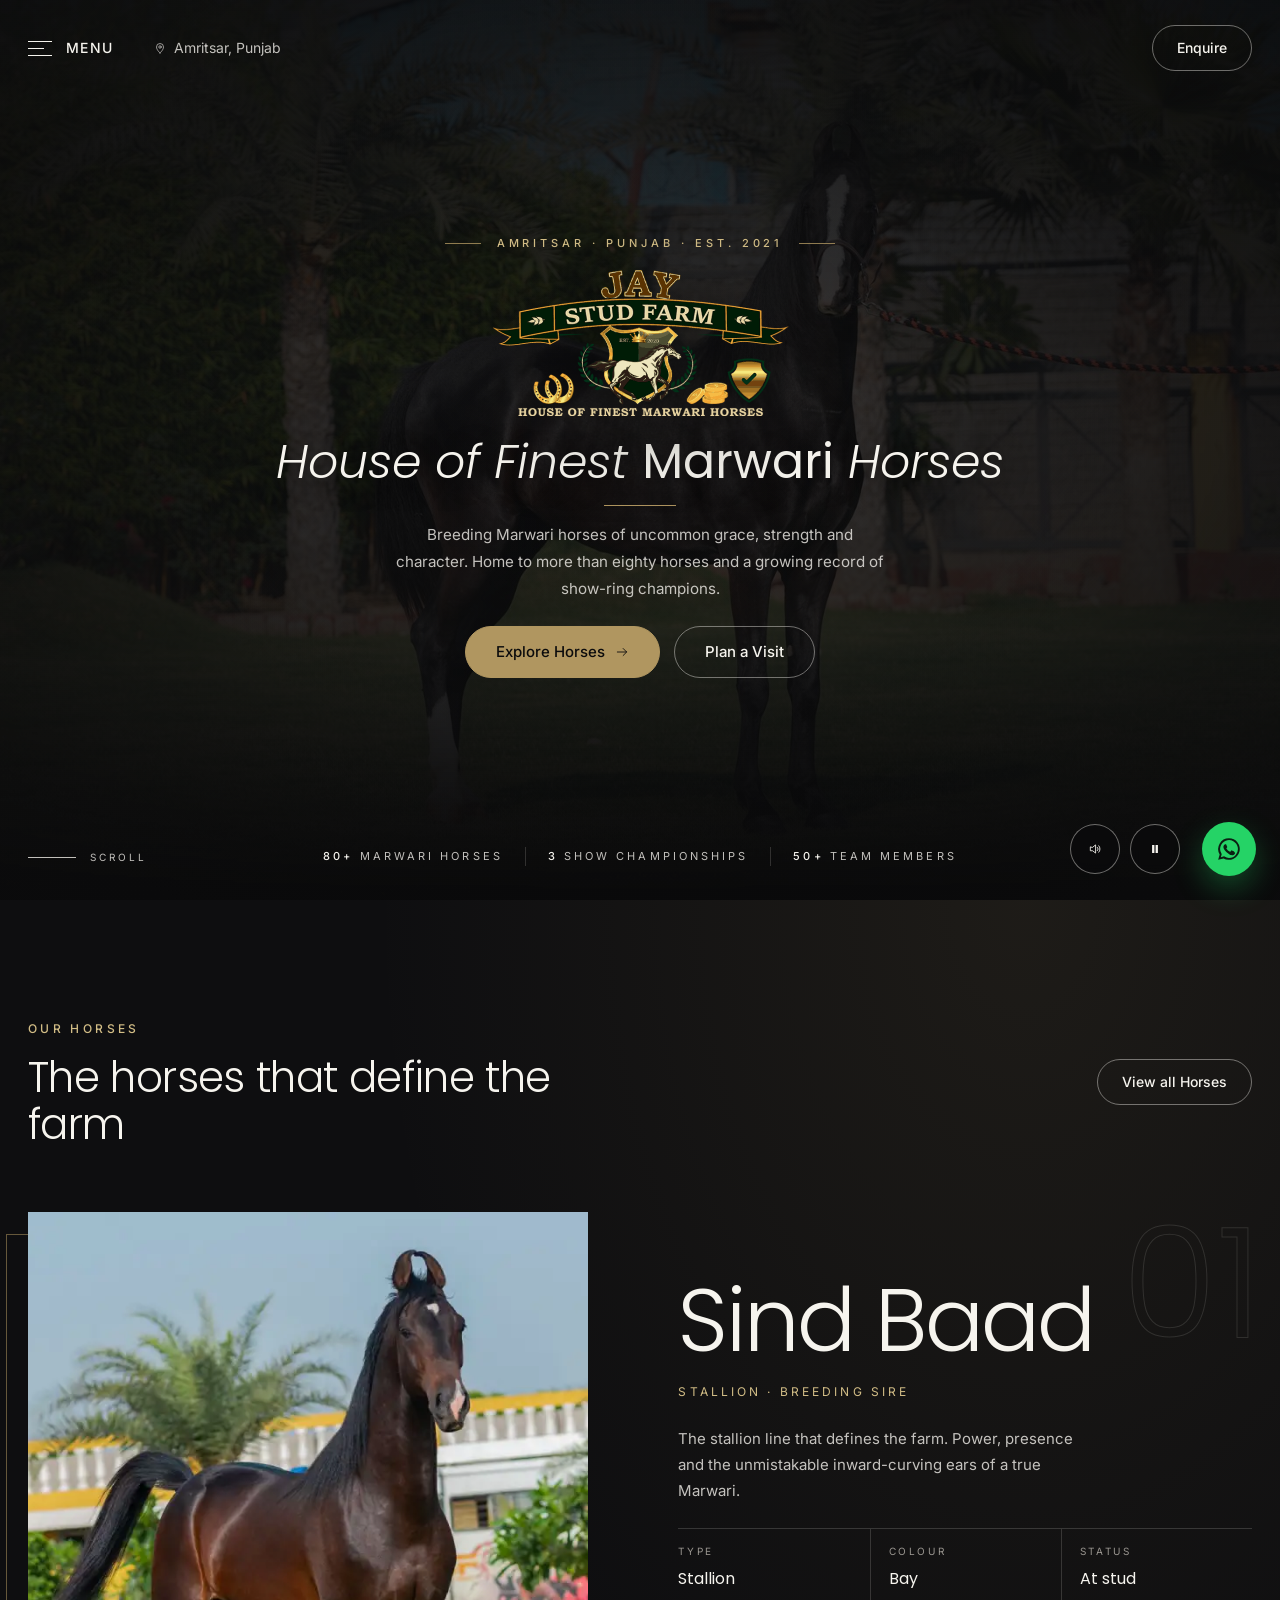
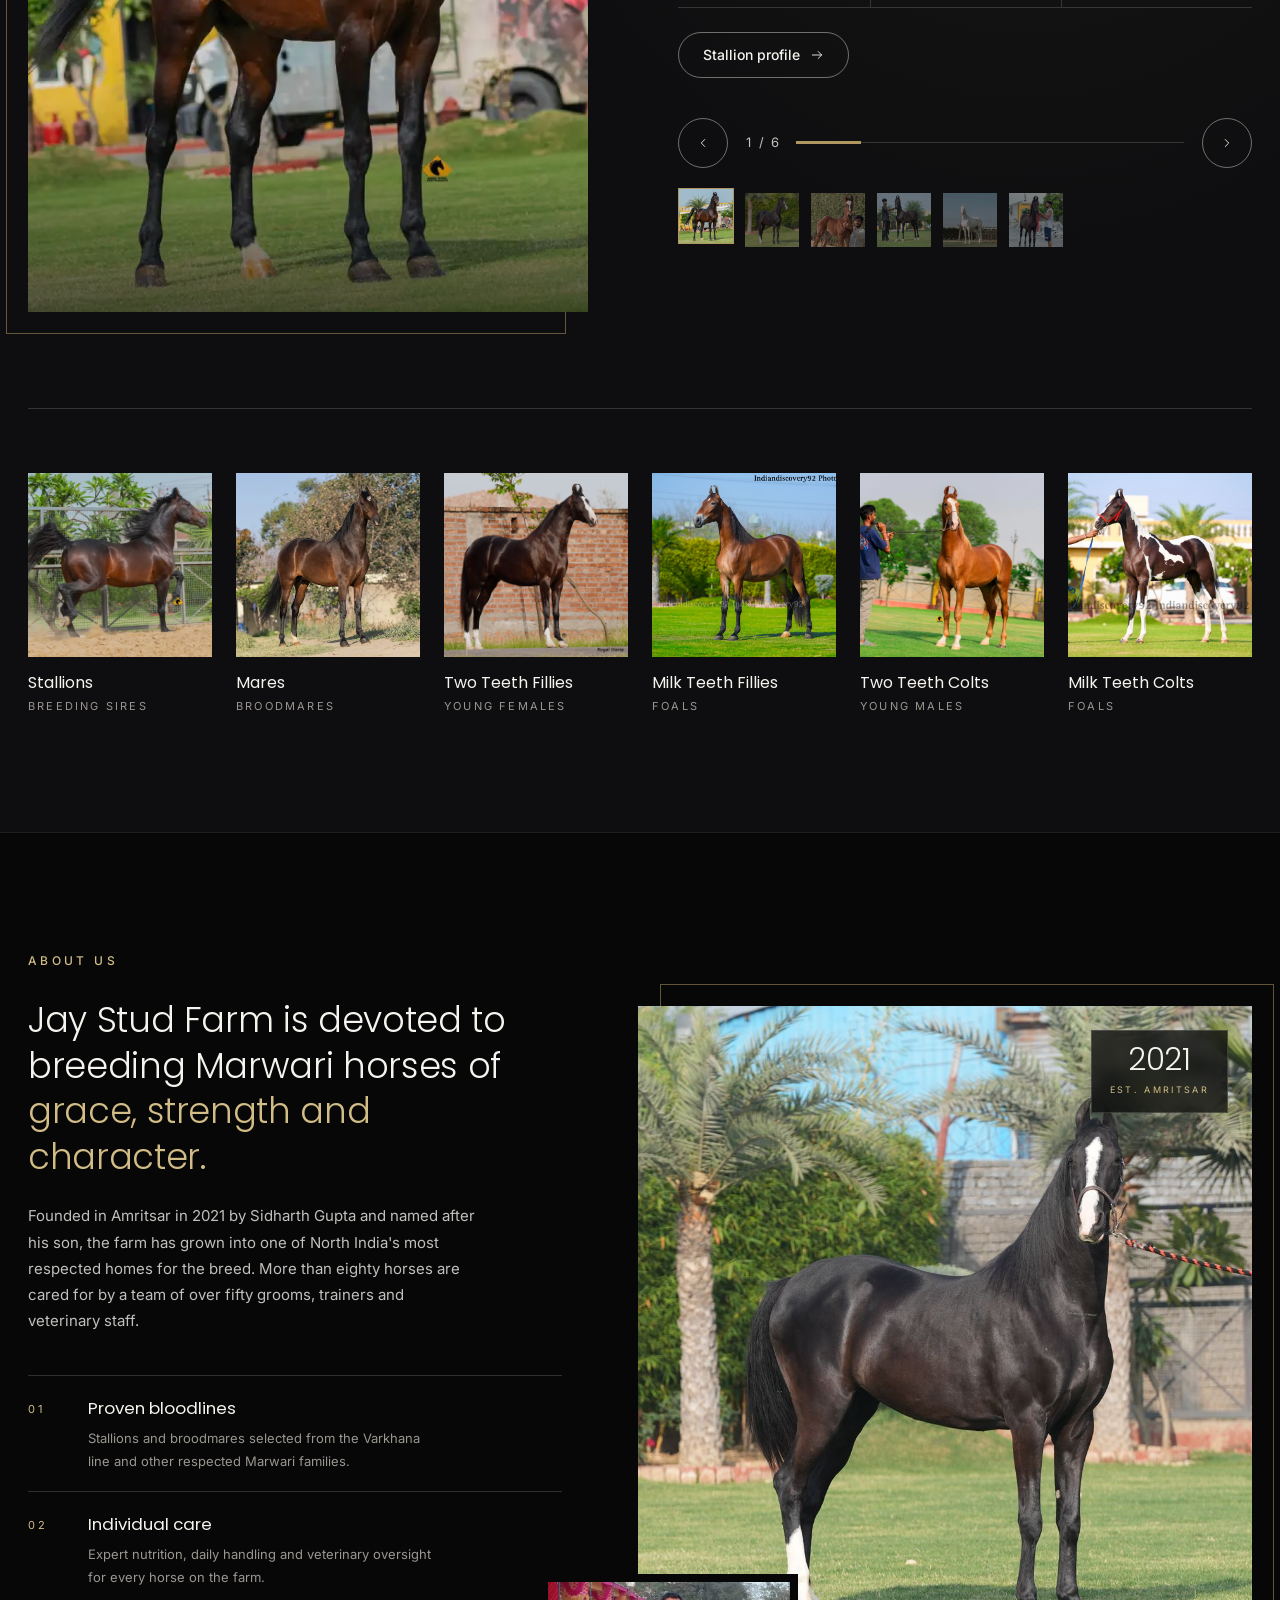
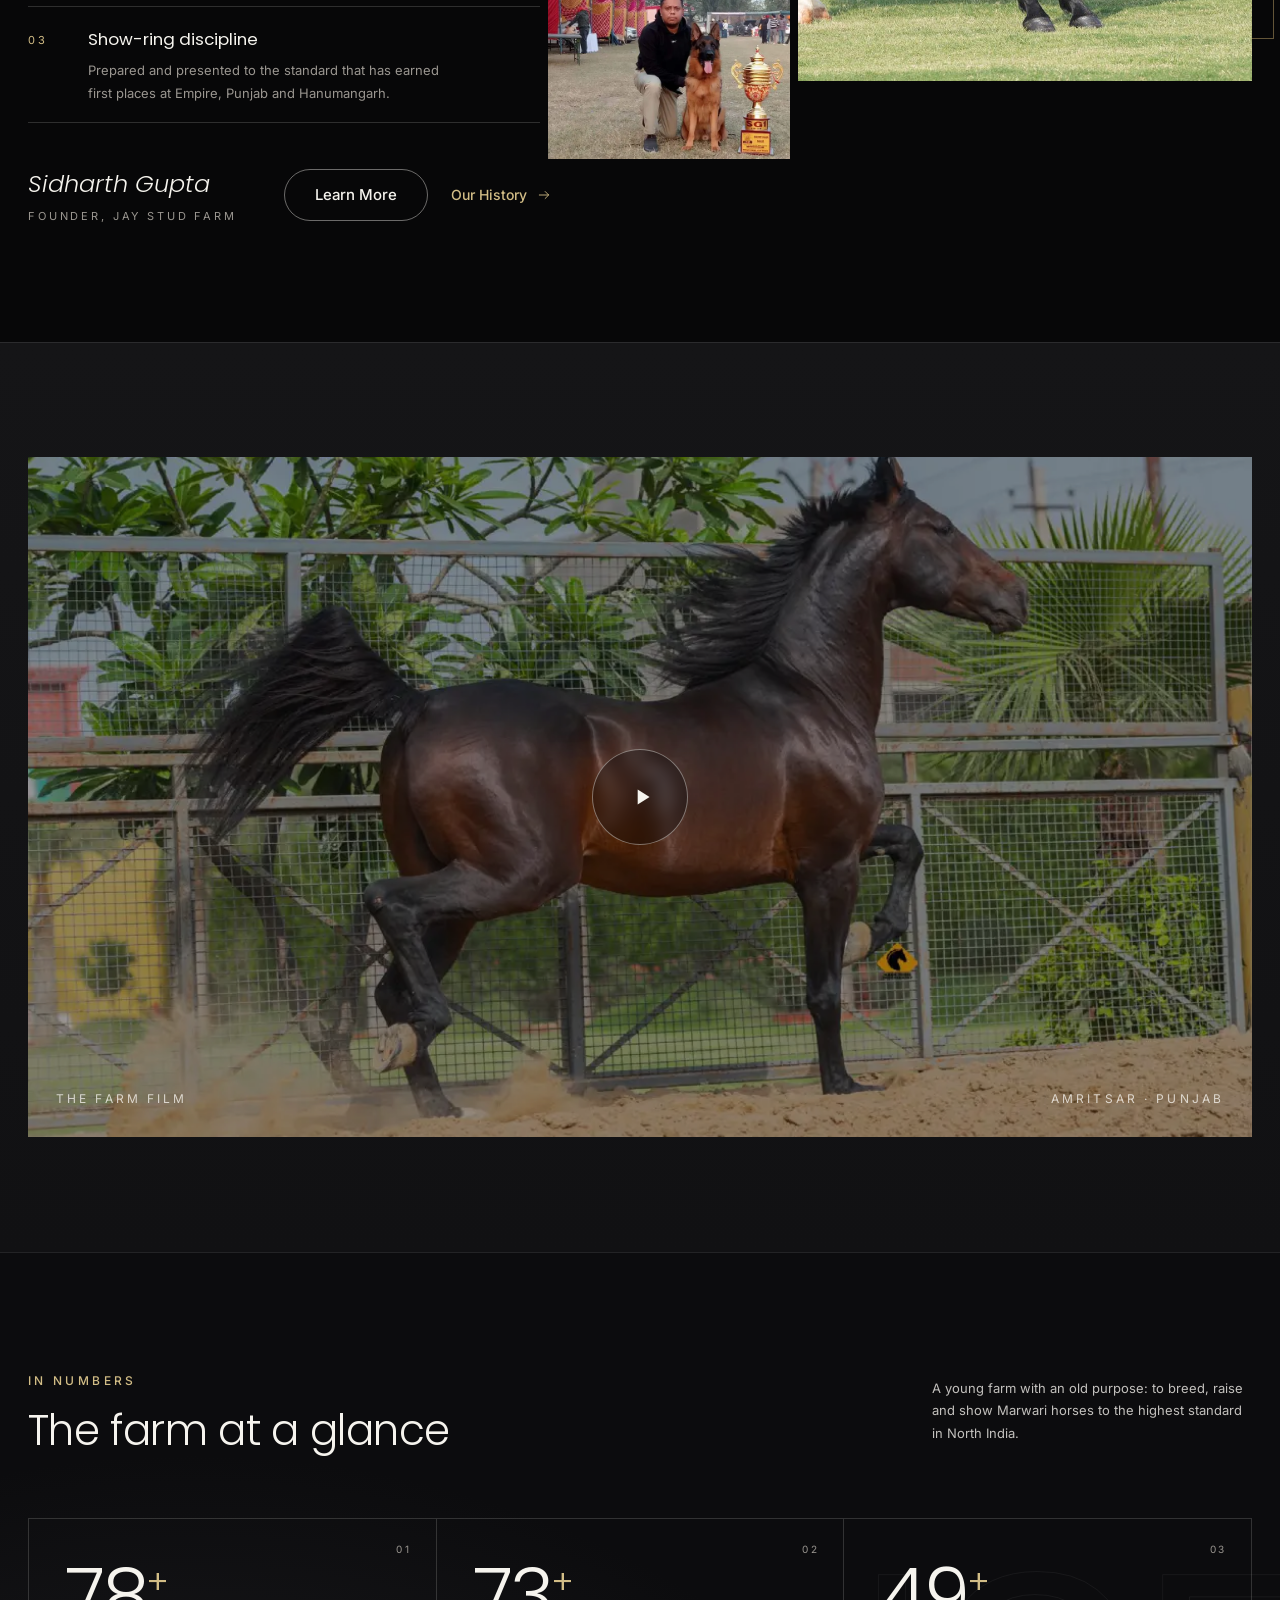
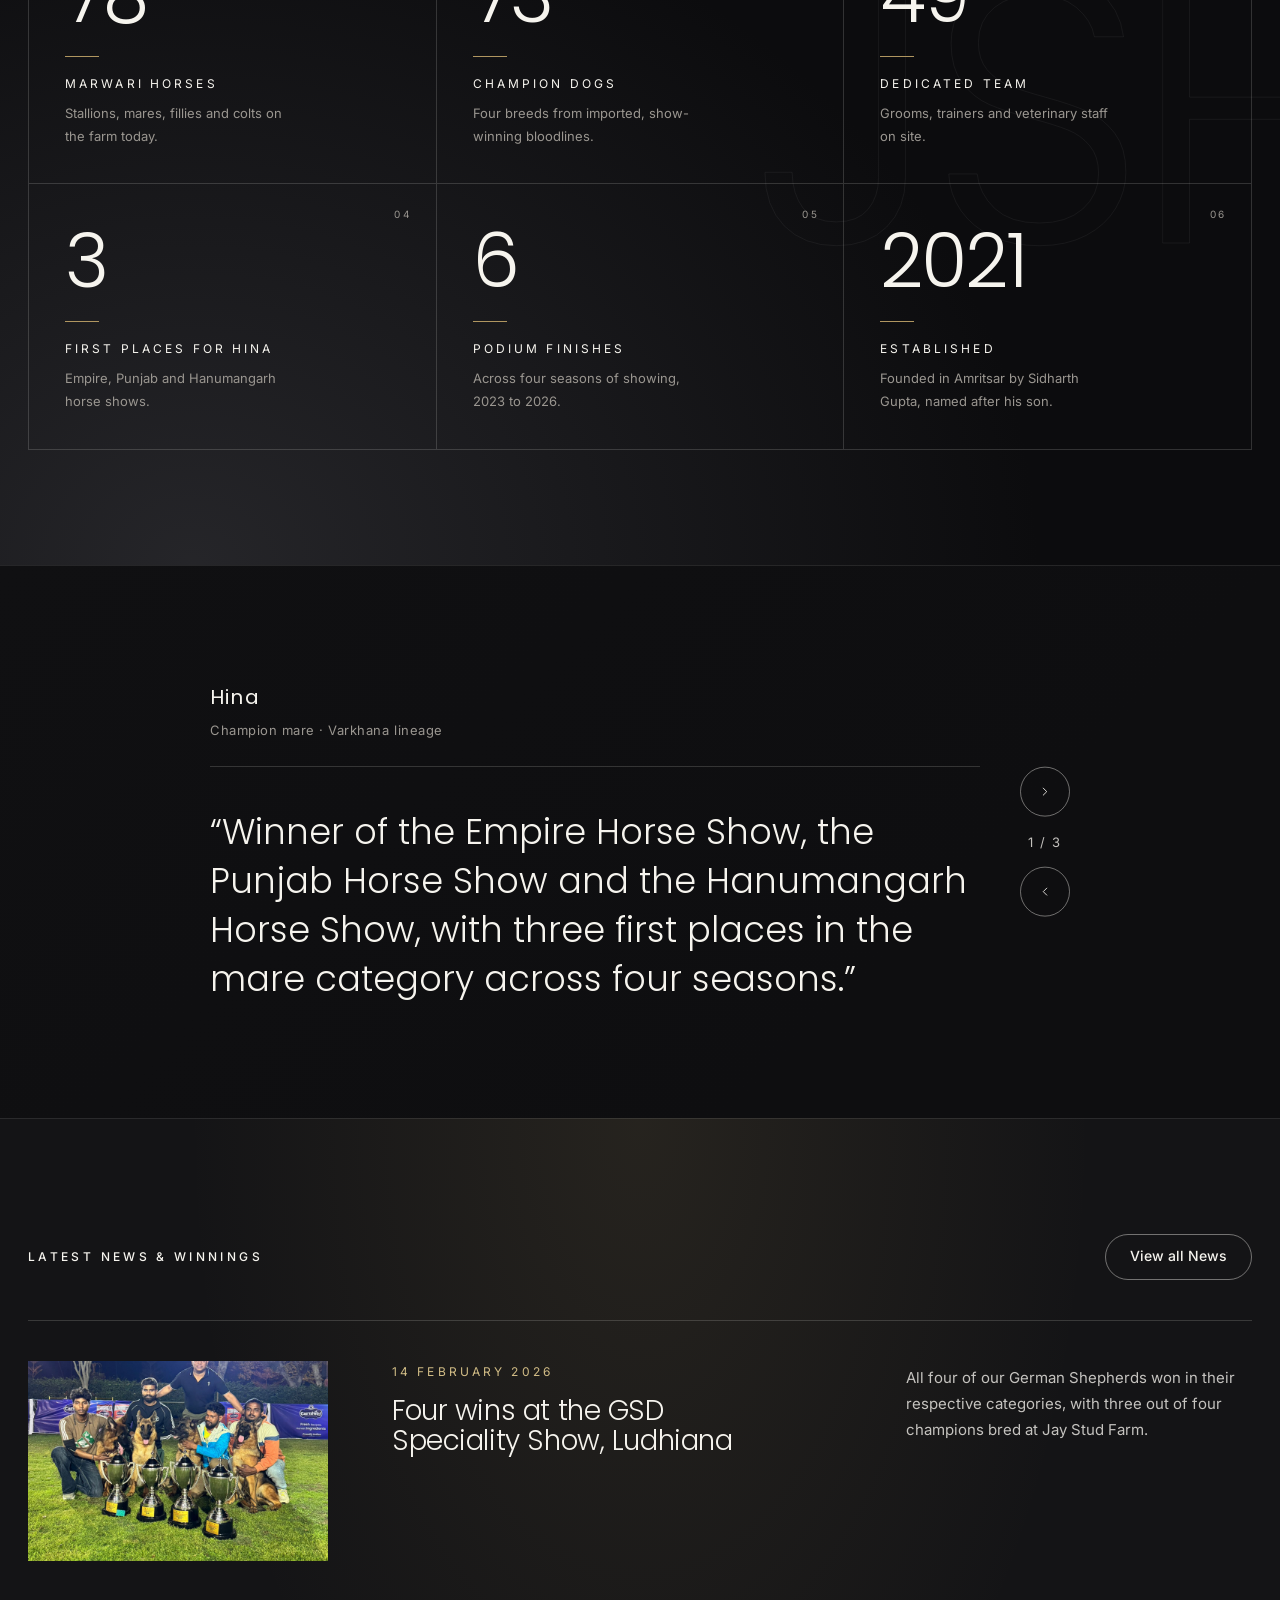
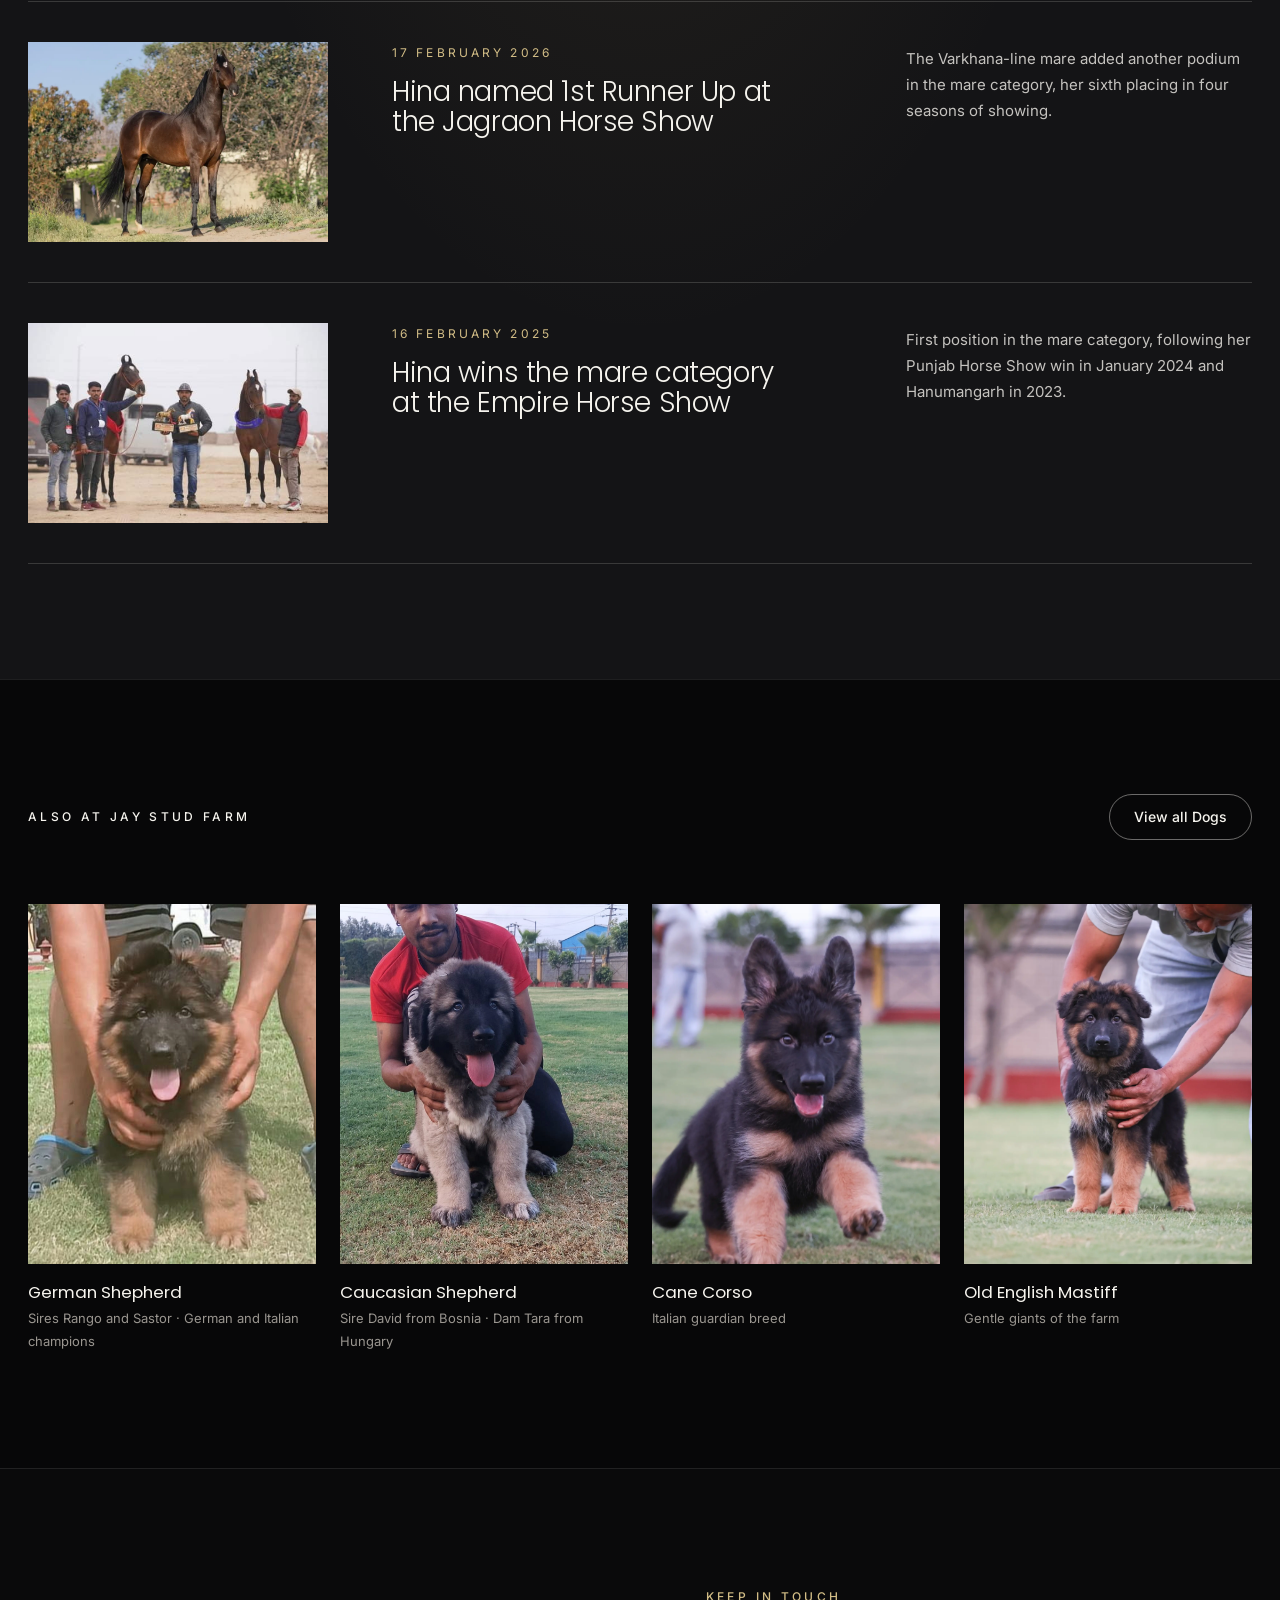
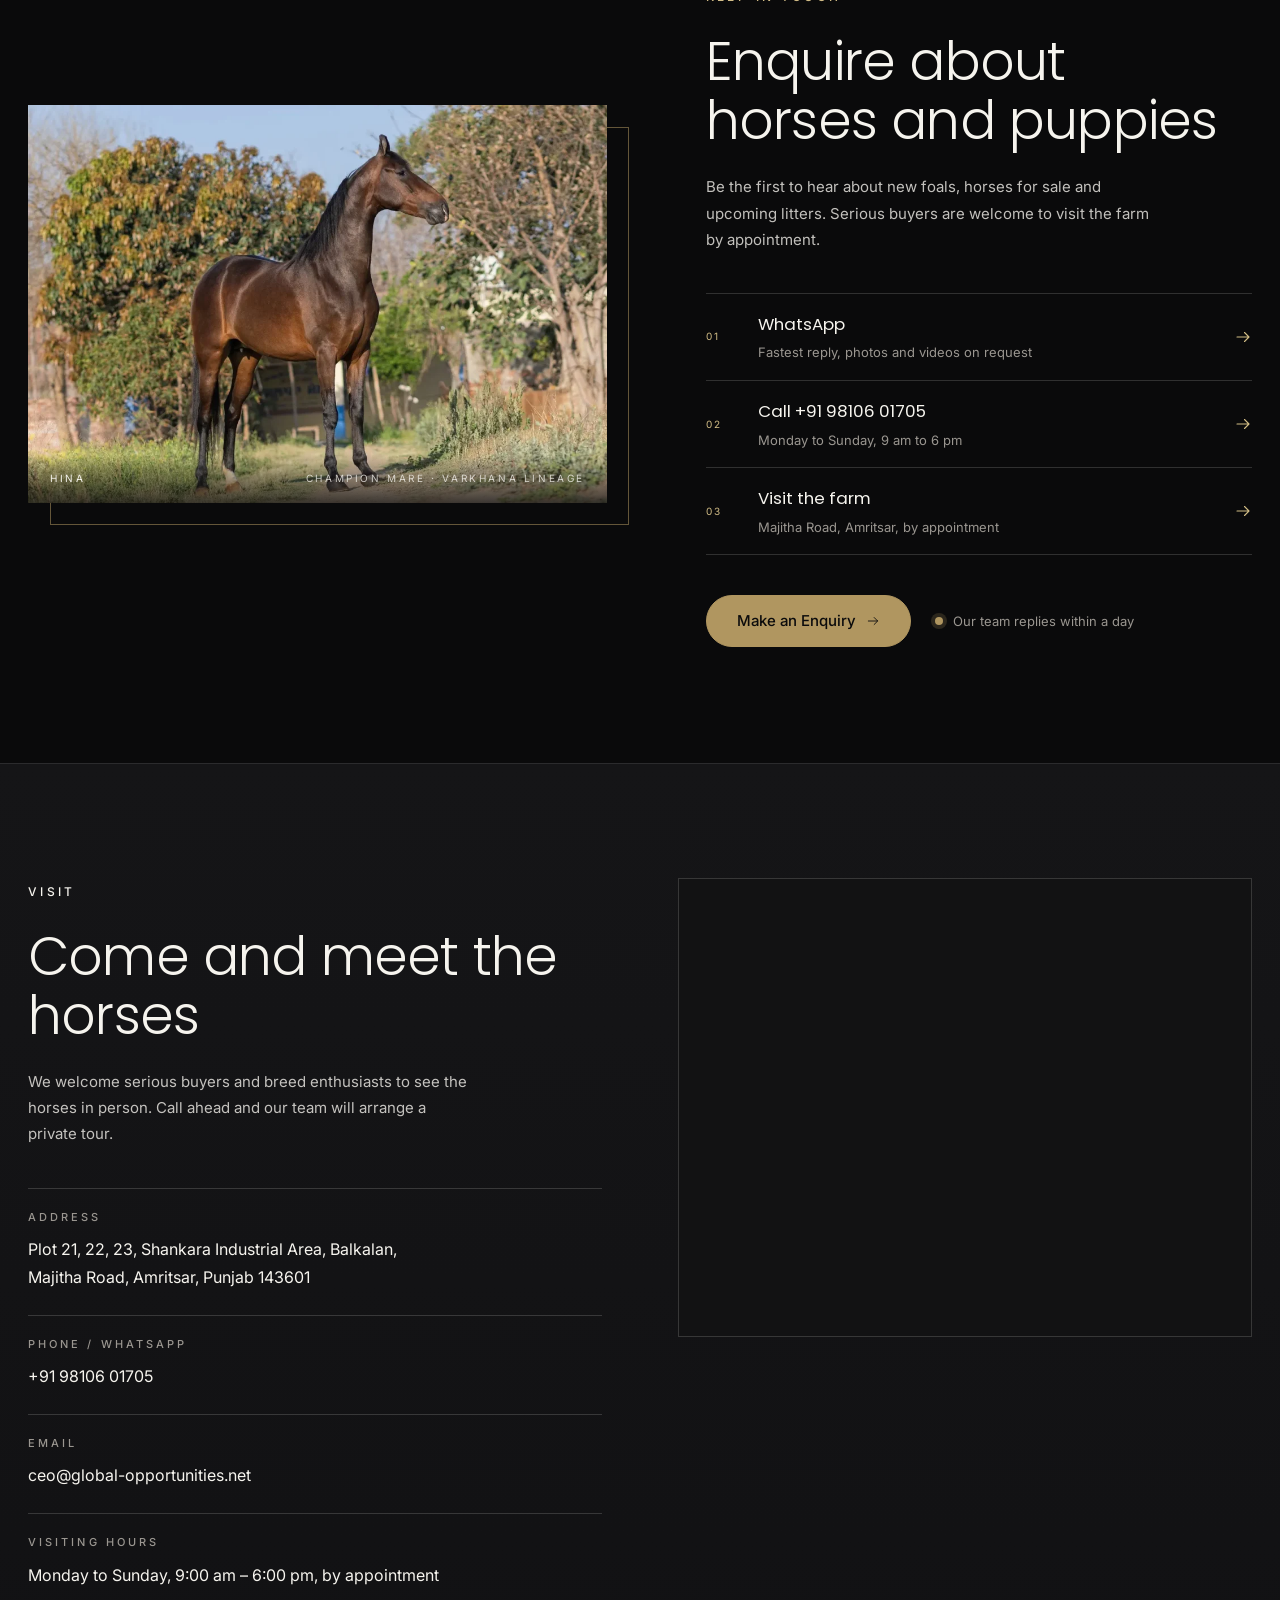
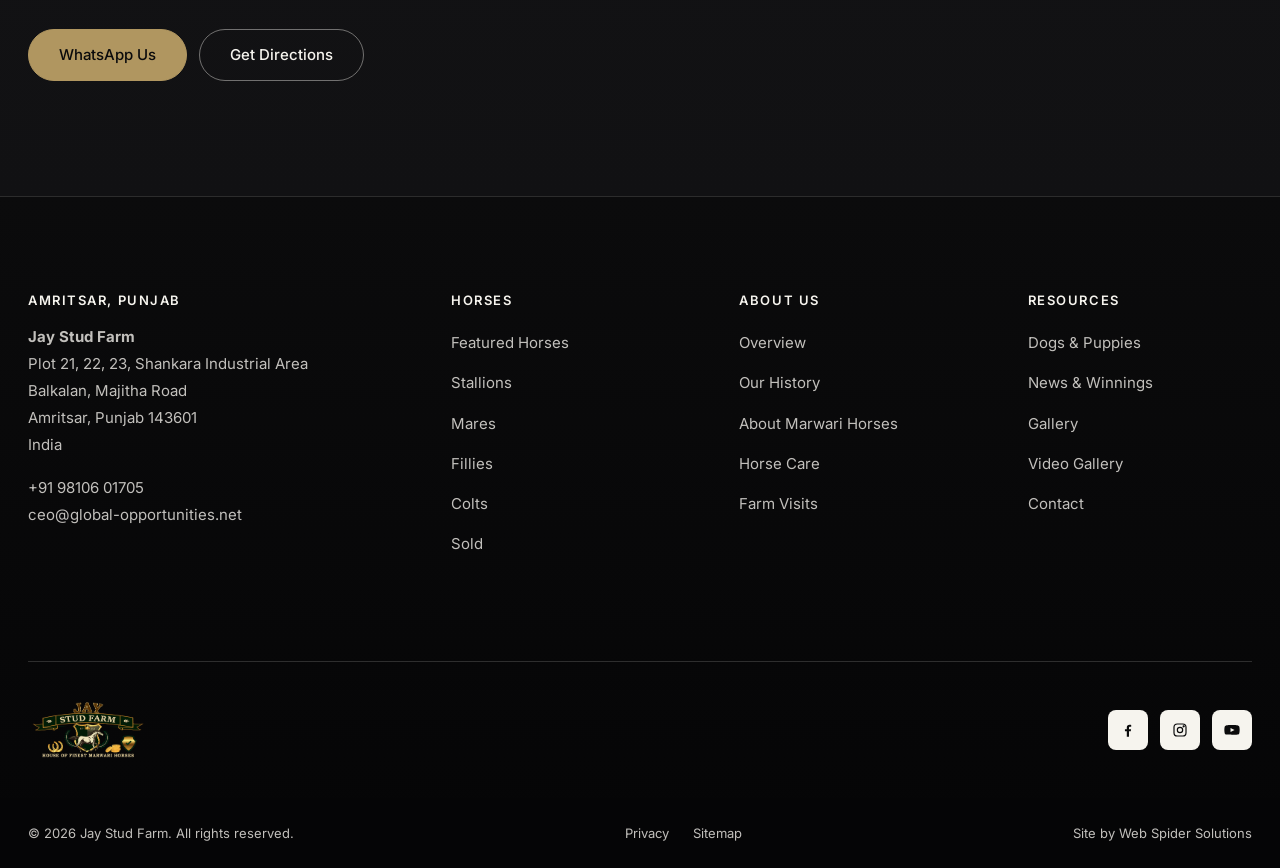
<file: home/v2/index.html>
<!DOCTYPE html>
<html lang="en">
<head>
  <meta charset="UTF-8">
  <meta name="viewport" content="width=device-width, initial-scale=1.0">
  <title>Jay Stud Farm — House of Finest Marwari Horses</title>
  <meta name="description" content="Design mockup v2 — Jay Stud Farm home page by Web Spider Solutions.">
  <link rel="icon" href="assets/img/logo/jsf-logo-light.png">
  <link rel="preconnect" href="https://fonts.googleapis.com">
  <link rel="preconnect" href="https://fonts.gstatic.com" crossorigin>
  <link href="https://fonts.googleapis.com/css2?family=Poppins:ital,wght@0,300;0,400;0,500;1,300&family=Inter:wght@400;500;600&display=swap" rel="stylesheet">
  <link rel="stylesheet" href="assets/css/styles.css">
</head>
<body>

<svg width="0" height="0" style="position:absolute" aria-hidden="true">
  <symbol id="i-arrow" viewBox="0 0 24 24" fill="none" stroke="currentColor" stroke-width="1.5" stroke-linecap="round" stroke-linejoin="round"><path d="M4 12h16M14 6l6 6-6 6"/></symbol>
  <symbol id="i-chev-r" viewBox="0 0 24 24" fill="none" stroke="currentColor" stroke-width="1.5" stroke-linecap="round" stroke-linejoin="round"><path d="M9 6l6 6-6 6"/></symbol>
  <symbol id="i-chev-l" viewBox="0 0 24 24" fill="none" stroke="currentColor" stroke-width="1.5" stroke-linecap="round" stroke-linejoin="round"><path d="M15 6l-6 6 6 6"/></symbol>
  <symbol id="i-caret" viewBox="0 0 24 24" fill="none" stroke="currentColor" stroke-width="1.6" stroke-linecap="round" stroke-linejoin="round"><path d="M6 9l6 6 6-6"/></symbol>
  <symbol id="i-close" viewBox="0 0 24 24" fill="none" stroke="currentColor" stroke-width="1.4" stroke-linecap="round"><path d="M6 6l12 12M18 6L6 18"/></symbol>
  <symbol id="i-play" viewBox="0 0 24 24" fill="currentColor"><path d="M8 5v14l11-7z"/></symbol>
  <symbol id="i-pause" viewBox="0 0 24 24" fill="currentColor"><path d="M7 5h4v14H7zM13 5h4v14h-4z"/></symbol>
  <symbol id="i-sound" viewBox="0 0 24 24" fill="none" stroke="currentColor" stroke-width="1.5" stroke-linecap="round" stroke-linejoin="round"><path d="M4 9v6h4l5 4V5L8 9zM16 9a4 4 0 0 1 0 6M18.5 6.5a8 8 0 0 1 0 11"/></symbol>
  <symbol id="i-pin" viewBox="0 0 24 24" fill="none" stroke="currentColor" stroke-width="1.5" stroke-linecap="round" stroke-linejoin="round"><path d="M12 22s7-6.2 7-12a7 7 0 1 0-14 0c0 5.8 7 12 7 12z"/><circle cx="12" cy="10" r="2.5"/></symbol>
  <symbol id="i-fb" viewBox="0 0 24 24" fill="currentColor"><path d="M13.5 22v-8h2.7l.4-3.2h-3.1V8.8c0-.9.3-1.6 1.6-1.6h1.7V4.4c-.3 0-1.3-.1-2.5-.1-2.5 0-4.1 1.5-4.1 4.2v2.3H7.4V14h2.8v8z"/></symbol>
  <symbol id="i-ig" viewBox="0 0 24 24" fill="none" stroke="currentColor" stroke-width="1.8" stroke-linecap="round"><rect x="3" y="3" width="18" height="18" rx="5"/><circle cx="12" cy="12" r="4"/><circle cx="17.5" cy="6.5" r=".8" fill="currentColor"/></symbol>
  <symbol id="i-yt" viewBox="0 0 24 24" fill="currentColor"><path d="M23 7.2a3 3 0 0 0-2.1-2.1C19 4.6 12 4.6 12 4.6s-7 0-8.9.5A3 3 0 0 0 1 7.2 31 31 0 0 0 .5 12 31 31 0 0 0 1 16.8a3 3 0 0 0 2.1 2.1c1.9.5 8.9.5 8.9.5s7 0 8.9-.5a3 3 0 0 0 2.1-2.1A31 31 0 0 0 23.5 12 31 31 0 0 0 23 7.2zM9.8 15.1V8.9l6 3.1z"/></symbol>
  <symbol id="i-wa" viewBox="0 0 24 24" fill="currentColor"><path d="M12 2a10 10 0 0 0-8.6 15.1L2 22l5-1.3A10 10 0 1 0 12 2zm0 18.2a8.2 8.2 0 0 1-4.2-1.2l-.3-.2-3 .8.8-2.9-.2-.3A8.2 8.2 0 1 1 12 20.2zm4.5-6.1c-.2-.1-1.5-.7-1.7-.8s-.4-.1-.6.1-.6.8-.8 1-.3.2-.5.1a6.7 6.7 0 0 1-3.3-2.9c-.3-.4.2-.4.7-1.3.1-.2 0-.3 0-.4l-.8-1.8c-.2-.5-.4-.4-.6-.4h-.5a1 1 0 0 0-.7.3 3 3 0 0 0-.9 2.2 5.2 5.2 0 0 0 1.1 2.8 12 12 0 0 0 4.6 4c1.7.7 2.3.8 3.1.7a2.7 2.7 0 0 0 1.8-1.3 2.2 2.2 0 0 0 .1-1.2c0-.1-.2-.2-.5-.3z"/></symbol>
</svg>

<!-- ================= HEADER ================= -->
<header class="header" id="header">
  <div class="container">
    <div class="header__left">
      <button class="menu-btn" id="menuOpen" aria-label="Open menu" aria-expanded="false" aria-controls="menu"><span class="lines"><span></span><span></span><span></span></span> Menu</button>
      <span class="header__place"><svg><use href="#i-pin"/></svg> Amritsar, Punjab</span>
    </div>
    <a class="header__logo" href="#top" aria-label="Jay Stud Farm home"><img src="assets/img/logo/jsf-logo-light.png" alt="Jay Stud Farm"></a>
    <a class="btn btn--sm" href="#visit">Enquire</a>
  </div>
</header>

<!-- Menu panel -->
<div class="menu-backdrop" id="menuBackdrop" aria-hidden="true"></div>
<nav class="menu" id="menu" aria-label="Site menu">
  <div class="menu__head">
    <img src="assets/img/logo/jsf-logo-light.png" alt="Jay Stud Farm">
    <button class="menu__close" id="menuClose" aria-label="Close menu"><svg><use href="#i-close"/></svg></button>
  </div>
  <ul class="menu__nav">
    <li style="--i:0"><a href="#top" data-close><span class="menu__num">01</span><span class="menu__label">Home</span></a></li>
    <li style="--i:1" class="menu__group">
      <button class="menu__toggle" aria-expanded="false"><span class="menu__num">02</span><span class="menu__label">Our Horses</span><svg class="menu__caret"><use href="#i-caret"/></svg></button>
      <ul class="menu__sub"><li><a href="#horses" data-close>Featured Horses</a></li><li><a href="#" data-close>Stallions</a></li><li><a href="#" data-close>Mares</a></li><li><a href="#" data-close>Fillies</a></li><li><a href="#" data-close>Colts</a></li><li><a href="#" data-close>Sold</a></li></ul>
    </li>
    <li style="--i:2" class="menu__group">
      <button class="menu__toggle" aria-expanded="false"><span class="menu__num">03</span><span class="menu__label">About Us</span><svg class="menu__caret"><use href="#i-caret"/></svg></button>
      <ul class="menu__sub"><li><a href="#about" data-close>Overview</a></li><li><a href="#" data-close>Our History</a></li><li><a href="#" data-close>About Marwari Horses</a></li><li><a href="#" data-close>Horse Care</a></li><li><a href="#visit" data-close>Farm Visits</a></li></ul>
    </li>
    <li style="--i:3"><a href="#dogs" data-close><span class="menu__num">04</span><span class="menu__label">Dogs</span></a></li>
    <li style="--i:4"><a href="#news" data-close><span class="menu__num">05</span><span class="menu__label">News &amp; Winnings</span></a></li>
    <li style="--i:5"><a href="#" data-close><span class="menu__num">06</span><span class="menu__label">Gallery</span></a></li>
    <li style="--i:6"><a href="#visit" data-close><span class="menu__num">07</span><span class="menu__label">Visit</span></a></li>
  </ul>
  <div class="menu__foot"><a class="btn btn--tan" href="#visit" data-close>Enquire Now <svg><use href="#i-arrow"/></svg></a></div>
</nav>

<main id="top">

  <!-- ================= HERO ================= -->
  <section class="hero" aria-label="Welcome">
    <div class="hero__media">
      <img src="assets/img/categories/mare.jpg" alt="A black Marwari mare in the gardens of Jay Stud Farm" fetchpriority="high">
      <video id="heroVideo" autoplay muted loop playsinline preload="auto" poster="assets/img/categories/mare.jpg" aria-hidden="true">
        <source src="assets/video/banner-video.mp4" type="video/mp4">
      </video>
    </div>
    <div class="hero__inner">
      <span class="hero__label">Amritsar · Punjab · Est. 2021</span>
      <img class="hero__crest" src="assets/img/logo/jsf-logo-light.png" alt="Jay Stud Farm">
      <p class="hero__tag">House of Finest <strong>Marwari</strong> Horses</p>
      <div class="hero__rule" aria-hidden="true"></div>
      <p class="hero__copy">Breeding Marwari horses of uncommon grace, strength and character. Home to more than eighty horses and a growing record of show-ring champions.</p>
      <div class="hero__actions">
        <a class="btn btn--tan" href="#horses">Explore Horses <svg><use href="#i-arrow"/></svg></a>
        <a class="btn" href="#visit">Plan a Visit</a>
      </div>
    </div>
    <div class="hero__scroll" aria-hidden="true"><i></i> Scroll</div>
    <div class="hero__facts" aria-label="At a glance">
      <span><b>80+</b> Marwari Horses</span><span><b>3</b> Show Championships</span><span><b>50+</b> Team Members</span>
    </div>
    <div class="hero__ctrls" aria-hidden="true">
      <button class="circle" id="heroSound" aria-label="Sound"><svg><use href="#i-sound"/></svg></button>
      <button class="circle" id="heroPause" aria-label="Pause video"><svg><use href="#i-pause"/></svg></button>
    </div>
  </section>

  <!-- ================= OUR HORSES (showcase slider) ================= -->
  <section class="section bg-1" id="horses">
    <div class="container">
      <div class="row-head reveal">
        <div><span class="label label--tan">Our Horses</span><h2 class="h2">The horses that define the farm</h2></div>
        <a class="btn btn--sm" href="#">View all Horses</a>
      </div>

      <div class="showcase reveal" data-slider="showcase">
        <div class="showcase__media">
          <span class="showcase__frame" aria-hidden="true"></span>
          <img src="assets/img/horses/sind-baad.webp" alt="Sind Baad" class="is-active">
          <img src="assets/img/horses/laxmi.jpg" alt="Laxmi">
          <img src="assets/img/horses/ranvijay.webp" alt="Ranvijay">
          <img src="assets/img/horses/black-rose.webp" alt="Black Rose">
          <img src="assets/img/horses/sapna.webp" alt="Sapna">
          <img src="assets/img/horses/zeenat.jpeg" alt="Zeenat">
          <span class="showcase__side" aria-hidden="true">Jay Stud Farm · Amritsar</span>
        </div>
        <div class="showcase__body">
          <div class="showcase__slide is-active">
            <span class="showcase__ghost" aria-hidden="true">01</span>
            <h2 class="showcase__name">Sind Baad</h2><p class="showcase__meta">Stallion · Breeding sire</p>
            <p class="showcase__desc">The stallion line that defines the farm. Power, presence and the unmistakable inward-curving ears of a true Marwari.</p>
            <ul class="showcase__facts"><li><span>Type</span>Stallion</li><li><span>Colour</span>Bay</li><li><span>Status</span>At stud</li></ul>
            <a class="btn btn--sm showcase__link" href="#">Stallion profile <svg><use href="#i-arrow"/></svg></a>
          </div>
          <div class="showcase__slide">
            <span class="showcase__ghost" aria-hidden="true">02</span>
            <h2 class="showcase__name">Laxmi</h2><p class="showcase__meta">Mare · Black</p>
            <p class="showcase__desc">A black broodmare of striking type, white blaze and a calm, intelligent temperament.</p>
            <ul class="showcase__facts"><li><span>Type</span>Mare</li><li><span>Colour</span>Black</li><li><span>Status</span>Broodmare</li></ul>
            <a class="btn btn--sm showcase__link" href="#">Mare profile <svg><use href="#i-arrow"/></svg></a>
          </div>
          <div class="showcase__slide">
            <span class="showcase__ghost" aria-hidden="true">03</span>
            <h2 class="showcase__name">Ranvijay</h2><p class="showcase__meta">Colt · Bay</p>
            <p class="showcase__desc">Among the most in-demand young horses at the farm, from a proven bay line.</p>
            <ul class="showcase__facts"><li><span>Type</span>Colt</li><li><span>Colour</span>Bay</li><li><span>Status</span>Available</li></ul>
            <a class="btn btn--sm showcase__link" href="#">Colt profile <svg><use href="#i-arrow"/></svg></a>
          </div>
          <div class="showcase__slide">
            <span class="showcase__ghost" aria-hidden="true">04</span>
            <h2 class="showcase__name">Black Rose</h2><p class="showcase__meta">Filly · Black</p>
            <p class="showcase__desc">A refined black filly with the length of neck and carriage the show ring rewards.</p>
            <ul class="showcase__facts"><li><span>Type</span>Filly</li><li><span>Colour</span>Black</li><li><span>Status</span>Available</li></ul>
            <a class="btn btn--sm showcase__link" href="#">Filly profile <svg><use href="#i-arrow"/></svg></a>
          </div>
          <div class="showcase__slide">
            <span class="showcase__ghost" aria-hidden="true">05</span>
            <h2 class="showcase__name">Sapna</h2><p class="showcase__meta">Mare · Nukri</p>
            <p class="showcase__desc">A rare nukri mare, the pale cream coat prized in Marwari breeding for generations.</p>
            <ul class="showcase__facts"><li><span>Type</span>Mare</li><li><span>Colour</span>Nukri</li><li><span>Status</span>Broodmare</li></ul>
            <a class="btn btn--sm showcase__link" href="#">Mare profile <svg><use href="#i-arrow"/></svg></a>
          </div>
          <div class="showcase__slide">
            <span class="showcase__ghost" aria-hidden="true">06</span>
            <h2 class="showcase__name">Zeenat</h2><p class="showcase__meta">Filly</p>
            <p class="showcase__desc">A young filly already showing the balance and movement of her dam line.</p>
            <ul class="showcase__facts"><li><span>Type</span>Filly</li><li><span>Colour</span>Bay</li><li><span>Status</span>Available</li></ul>
            <a class="btn btn--sm showcase__link" href="#">Filly profile <svg><use href="#i-arrow"/></svg></a>
          </div>
          <div class="pager pager--row">
            <button class="circle" data-prev aria-label="Previous horse"><svg><use href="#i-chev-l"/></svg></button>
            <div class="pager__track"><span class="pager__count" data-counter>1 / 6</span><span class="pager__bar"><i data-bar style="width:16.6%"></i></span></div>
            <button class="circle" data-next aria-label="Next horse"><svg><use href="#i-chev-r"/></svg></button>
          </div>
          <div class="dots" aria-label="Choose a horse">
            <button class="dot is-active" data-go="0" aria-label="Sind Baad"><img src="assets/img/horses/sind-baad.webp" alt=""></button>
            <button class="dot" data-go="1" aria-label="Laxmi"><img src="assets/img/horses/laxmi.jpg" alt=""></button>
            <button class="dot" data-go="2" aria-label="Ranvijay"><img src="assets/img/horses/ranvijay.webp" alt=""></button>
            <button class="dot" data-go="3" aria-label="Black Rose"><img src="assets/img/horses/black-rose.webp" alt=""></button>
            <button class="dot" data-go="4" aria-label="Sapna"><img src="assets/img/horses/sapna.webp" alt=""></button>
            <button class="dot" data-go="5" aria-label="Zeenat"><img src="assets/img/horses/zeenat.jpeg" alt=""></button>
          </div>
        </div>
      </div>

      <div class="thumbs reveal">
        <a class="thumb" href="#"><div class="thumb__media"><img src="assets/img/categories/stallion.webp" alt="" loading="lazy"><span class="thumb__arrow"><svg><use href="#i-arrow"/></svg></span></div><div class="thumb__name">Stallions</div><div class="thumb__sub">Breeding sires</div></a>
        <a class="thumb" href="#"><div class="thumb__media"><img src="assets/img/hero/hina-3.webp" alt="" loading="lazy"><span class="thumb__arrow"><svg><use href="#i-arrow"/></svg></span></div><div class="thumb__name">Mares</div><div class="thumb__sub">Broodmares</div></a>
        <a class="thumb" href="#"><div class="thumb__media"><img src="assets/img/categories/two-teeth-filly.jpeg" alt="" loading="lazy"><span class="thumb__arrow"><svg><use href="#i-arrow"/></svg></span></div><div class="thumb__name">Two Teeth Fillies</div><div class="thumb__sub">Young females</div></a>
        <a class="thumb" href="#"><div class="thumb__media"><img src="assets/img/categories/milk-teeth-filly.webp" alt="" loading="lazy"><span class="thumb__arrow"><svg><use href="#i-arrow"/></svg></span></div><div class="thumb__name">Milk Teeth Fillies</div><div class="thumb__sub">Foals</div></a>
        <a class="thumb" href="#"><div class="thumb__media"><img src="assets/img/categories/two-teeth-colt.webp" alt="" loading="lazy"><span class="thumb__arrow"><svg><use href="#i-arrow"/></svg></span></div><div class="thumb__name">Two Teeth Colts</div><div class="thumb__sub">Young males</div></a>
        <a class="thumb" href="#"><div class="thumb__media"><img src="assets/img/categories/milk-teeth-colt.jpg" alt="" loading="lazy" style="object-position:62% center"><span class="thumb__arrow"><svg><use href="#i-arrow"/></svg></span></div><div class="thumb__name">Milk Teeth Colts</div><div class="thumb__sub">Foals</div></a>
      </div>
    </div>
  </section>

  <!-- ================= ABOUT ================= -->
  <section class="section bg-2" id="about">
    <div class="container about">
      <div class="about__body reveal">
        <span class="label label--tan">About Us</span>
        <p class="statement">Jay Stud Farm is devoted to breeding Marwari horses of <em>grace, strength and character.</em></p>
        <p class="copy">Founded in Amritsar in 2021 by Sidharth Gupta and named after his son, the farm has grown into one of North India's most respected homes for the breed. More than eighty horses are cared for by a team of over fifty grooms, trainers and veterinary staff.</p>
        <ol class="pillars">
          <li><span>01</span><div><strong>Proven bloodlines</strong><p>Stallions and broodmares selected from the Varkhana line and other respected Marwari families.</p></div></li>
          <li><span>02</span><div><strong>Individual care</strong><p>Expert nutrition, daily handling and veterinary oversight for every horse on the farm.</p></div></li>
          <li><span>03</span><div><strong>Show-ring discipline</strong><p>Prepared and presented to the standard that has earned first places at Empire, Punjab and Hanumangarh.</p></div></li>
        </ol>
        <div class="about__sign">
          <div><div class="about__sign-name">Sidharth Gupta</div><div class="about__sign-role">Founder, Jay Stud Farm</div></div>
          <div class="about__actions"><a class="btn" href="#">Learn More</a><a class="btn btn--sm btn--ghost" href="#">Our History <svg><use href="#i-arrow"/></svg></a></div>
        </div>
      </div>
      <div class="about__media reveal" data-delay="1">
        <span class="about__frame" aria-hidden="true"></span>
        <img class="main" src="assets/img/categories/mare.jpg" alt="A Marwari mare in the farm gardens" loading="lazy">
        <img class="small" src="assets/img/awards/sastor-team.webp" alt="The Jay Stud Farm team" loading="lazy">
        <div class="about__est" aria-hidden="true"><b>2021</b><span>Est. Amritsar</span></div>
        <span class="about__side" aria-hidden="true">House of Finest Marwari Horses</span>
      </div>
    </div>
  </section>

  <!-- ================= FILM ================= -->
  <section class="section bg-3" aria-label="Farm film">
    <div class="container">
      <div class="film reveal" id="film" role="button" tabindex="0" aria-label="Play the farm film">
        <video id="filmVideo" preload="metadata" playsinline poster="assets/img/categories/stallion.webp">
          <source src="assets/video/farm-film.mp4" type="video/mp4">
        </video>
        <span class="film__play" id="filmPlay" aria-hidden="true"><span><svg><use href="#i-play"/></svg></span></span>
        <span class="film__progress" aria-hidden="true"><i id="filmBar"></i></span>
        <span class="film__cap"><span>The Farm Film</span><span>Amritsar · Punjab</span></span>
      </div>
    </div>
  </section>

  <!-- ================= STATS ================= -->
  <section class="section bg-4 numbers" aria-label="Farm in numbers">
    <span class="numbers__ghost" aria-hidden="true">JSF</span>
    <div class="container">
      <div class="row-head reveal">
        <div><span class="label label--tan">In Numbers</span><h2 class="h2">The farm at a glance</h2></div>
        <p class="copy numbers__intro">A young farm with an old purpose: to breed, raise and show Marwari horses to the highest standard in North India.</p>
      </div>
      <div class="stats reveal">
        <div class="stat"><span class="stat__idx">01</span><div class="stat__num"><span data-count="80">0</span><sup>+</sup></div><i class="stat__rule"></i><div class="stat__label">Marwari Horses</div><p class="stat__note">Stallions, mares, fillies and colts on the farm today.</p></div>
        <div class="stat"><span class="stat__idx">02</span><div class="stat__num"><span data-count="75">0</span><sup>+</sup></div><i class="stat__rule"></i><div class="stat__label">Champion Dogs</div><p class="stat__note">Four breeds from imported, show-winning bloodlines.</p></div>
        <div class="stat"><span class="stat__idx">03</span><div class="stat__num"><span data-count="50">0</span><sup>+</sup></div><i class="stat__rule"></i><div class="stat__label">Dedicated Team</div><p class="stat__note">Grooms, trainers and veterinary staff on site.</p></div>
        <div class="stat"><span class="stat__idx">04</span><div class="stat__num"><span data-count="3">0</span></div><i class="stat__rule"></i><div class="stat__label">First Places for Hina</div><p class="stat__note">Empire, Punjab and Hanumangarh horse shows.</p></div>
        <div class="stat"><span class="stat__idx">05</span><div class="stat__num"><span data-count="6">0</span></div><i class="stat__rule"></i><div class="stat__label">Podium Finishes</div><p class="stat__note">Across four seasons of showing, 2023 to 2026.</p></div>
        <div class="stat"><span class="stat__idx">06</span><div class="stat__num"><span data-count="2021">2000</span></div><i class="stat__rule"></i><div class="stat__label">Established</div><p class="stat__note">Founded in Amritsar by Sidharth Gupta, named after his son.</p></div>
      </div>
    </div>
  </section>

  <!-- ================= HONOURS QUOTE CAROUSEL ================= -->
  <section class="section bg-5" id="honours">
    <div class="container">
      <div class="quote reveal" data-slider="quote">
        <div class="quote__slide is-active">
          <div class="quote__who">Hina</div><div class="quote__role">Champion mare · Varkhana lineage</div><div class="quote__rule"></div>
          <p class="quote__text">Winner of the Empire Horse Show, the Punjab Horse Show and the Hanumangarh Horse Show, with three first places in the mare category across four seasons.</p>
        </div>
        <div class="quote__slide">
          <div class="quote__who">GSD Speciality, Ludhiana</div><div class="quote__role">14 February 2026 · Dog show</div><div class="quote__rule"></div>
          <p class="quote__text">All four of our German Shepherds won their respective categories, with three of the four champions proudly bred at the farm.</p>
        </div>
        <div class="quote__slide">
          <div class="quote__who">Sidharth Gupta</div><div class="quote__role">Founder, Jay Stud Farm</div><div class="quote__rule"></div>
          <p class="quote__text">Having a large number of horses and their winnings certainly gives us a unique identity.</p>
        </div>
        <div class="pager">
          <button class="circle" data-next aria-label="Next"><svg><use href="#i-chev-r"/></svg></button>
          <span class="pager__count" data-counter>1 / 3</span>
          <button class="circle" data-prev aria-label="Previous"><svg><use href="#i-chev-l"/></svg></button>
        </div>
      </div>
    </div>
  </section>

  <!-- ================= NEWS ================= -->
  <section class="section bg-6" id="news">
    <div class="container">
      <div class="row-head reveal">
        <span class="label">Latest News &amp; Winnings</span>
        <a class="btn btn--sm" href="#">View all News</a>
      </div>
      <div class="news reveal">
        <a class="news__row" href="#">
          <div class="news__media"><img src="assets/img/awards/gsd-four-wins.jpeg" alt="" loading="lazy"></div>
          <div><div class="news__date">14 February 2026</div><h3 class="news__title">Four wins at the GSD Speciality Show, Ludhiana</h3></div>
          <p class="news__excerpt">All four of our German Shepherds won in their respective categories, with three out of four champions bred at Jay Stud Farm.</p>
        </a>
        <a class="news__row" href="#">
          <div class="news__media"><img src="assets/img/hero/hina-3.webp" alt="" loading="lazy"></div>
          <div><div class="news__date">17 February 2026</div><h3 class="news__title">Hina named 1st Runner Up at the Jagraon Horse Show</h3></div>
          <p class="news__excerpt">The Varkhana-line mare added another podium in the mare category, her sixth placing in four seasons of showing.</p>
        </a>
        <a class="news__row" href="#">
          <div class="news__media"><img src="assets/img/awards/award-1.jpg" alt="" loading="lazy"></div>
          <div><div class="news__date">16 February 2025</div><h3 class="news__title">Hina wins the mare category at the Empire Horse Show</h3></div>
          <p class="news__excerpt">First position in the mare category, following her Punjab Horse Show win in January 2024 and Hanumangarh in 2023.</p>
        </a>
      </div>
    </div>
  </section>

  <!-- ================= DOGS ================= -->
  <section class="section bg-2" id="dogs">
    <div class="container">
      <div class="row-head reveal">
        <span class="label">Also at Jay Stud Farm</span>
        <a class="btn btn--sm" href="#">View all Dogs</a>
      </div>
      <div class="breeds reveal">
        <a class="breed" href="#"><div class="breed__media"><img src="assets/img/dogs/german-shepherd.webp" alt="" loading="lazy"></div><div class="breed__name">German Shepherd</div><div class="breed__sub">Sires Rango and Sastor · German and Italian champions</div></a>
        <a class="breed" href="#"><div class="breed__media"><img src="assets/img/dogs/caucasian-shepherd.webp" alt="" loading="lazy"></div><div class="breed__name">Caucasian Shepherd</div><div class="breed__sub">Sire David from Bosnia · Dam Tara from Hungary</div></a>
        <a class="breed" href="#"><div class="breed__media"><img src="assets/img/dogs/cane-corso.webp" alt="" loading="lazy"></div><div class="breed__name">Cane Corso</div><div class="breed__sub">Italian guardian breed</div></a>
        <a class="breed" href="#"><div class="breed__media"><img src="assets/img/dogs/old-english-mastiff.webp" alt="" loading="lazy"></div><div class="breed__name">Old English Mastiff</div><div class="breed__sub">Gentle giants of the farm</div></a>
      </div>
    </div>
  </section>

  <!-- ================= KEEP IN TOUCH ================= -->
  <section class="section bg-7" aria-label="Keep in touch">
    <div class="container touch">
      <figure class="touch__media reveal">
        <span class="touch__frame" aria-hidden="true"></span>
        <img src="assets/img/hero/hina-1.webp" alt="Hina, champion Marwari mare" loading="lazy">
        <figcaption><span>Hina</span><span>Champion mare · Varkhana lineage</span></figcaption>
      </figure>
      <div class="touch__body reveal" data-delay="1">
        <span class="label label--tan">Keep in Touch</span>
        <h2 class="h2">Enquire about horses and puppies</h2>
        <p class="copy">Be the first to hear about new foals, horses for sale and upcoming litters. Serious buyers are welcome to visit the farm by appointment.</p>
        <ul class="touch__routes">
          <li><a href="https://wa.me/919810601705"><span class="touch__k">01</span><div><strong>WhatsApp</strong><span>Fastest reply, photos and videos on request</span></div><svg><use href="#i-arrow"/></svg></a></li>
          <li><a href="tel:+919810601705"><span class="touch__k">02</span><div><strong>Call +91 98106 01705</strong><span>Monday to Sunday, 9 am to 6 pm</span></div><svg><use href="#i-arrow"/></svg></a></li>
          <li><a href="#visit"><span class="touch__k">03</span><div><strong>Visit the farm</strong><span>Majitha Road, Amritsar, by appointment</span></div><svg><use href="#i-arrow"/></svg></a></li>
        </ul>
        <div class="touch__actions">
          <a class="btn btn--tan" href="#visit">Make an Enquiry <svg><use href="#i-arrow"/></svg></a>
          <span class="touch__note"><i></i> Our team replies within a day</span>
        </div>
      </div>
    </div>
  </section>

  <!-- ================= VISIT ================= -->
  <section class="section bg-3" id="visit">
    <div class="container visit">
      <div class="reveal">
        <span class="label">Visit</span>
        <h2 class="h2">Come and meet the horses</h2>
        <p class="copy" style="margin-top:24px">We welcome serious buyers and breed enthusiasts to see the horses in person. Call ahead and our team will arrange a private tour.</p>
        <ul class="details">
          <li><span class="label">Address</span><p>Plot 21, 22, 23, Shankara Industrial Area, Balkalan,<br>Majitha Road, Amritsar, Punjab 143601</p></li>
          <li><span class="label">Phone / WhatsApp</span><p><a href="tel:+919810601705">+91 98106 01705</a></p></li>
          <li><span class="label">Email</span><p><a href="mailto:ceo@global-opportunities.net">ceo@global-opportunities.net</a></p></li>
          <li><span class="label">Visiting hours</span><p>Monday to Sunday, 9:00 am – 6:00 pm, by appointment</p></li>
        </ul>
        <div class="visit__actions">
          <a class="btn btn--tan" href="https://wa.me/919810601705">WhatsApp Us</a>
          <a class="btn" href="https://maps.app.goo.gl/YDshWHbJhmQ6qsRx9" target="_blank" rel="noopener">Get Directions</a>
        </div>
      </div>
      <div class="visit__aside">
        <div class="map reveal" data-delay="1">
          <iframe src="https://www.google.com/maps?cid=11368652685778970667&z=15&hl=en&output=embed" title="Jay Stud Farm on Google Maps" loading="lazy" allowfullscreen referrerpolicy="no-referrer-when-downgrade"></iframe>
        </div>
      </div>
    </div>
  </section>

</main>

<!-- ================= FOOTER ================= -->
<footer class="footer">
  <div class="container">
    <div class="footer__grid">
      <div class="footer__loc">
        <h4>Amritsar, Punjab</h4>
        <p><strong>Jay Stud Farm</strong><br>Plot 21, 22, 23, Shankara Industrial Area<br>Balkalan, Majitha Road<br>Amritsar, Punjab 143601<br>India</p>
        <p><a href="tel:+919810601705">+91 98106 01705</a><br><a href="mailto:ceo@global-opportunities.net">ceo@global-opportunities.net</a></p>
      </div>
      <div><h4>Horses</h4><ul><li><a href="#horses">Featured Horses</a></li><li><a href="#">Stallions</a></li><li><a href="#">Mares</a></li><li><a href="#">Fillies</a></li><li><a href="#">Colts</a></li><li><a href="#">Sold</a></li></ul></div>
      <div><h4>About Us</h4><ul><li><a href="#about">Overview</a></li><li><a href="#">Our History</a></li><li><a href="#">About Marwari Horses</a></li><li><a href="#">Horse Care</a></li><li><a href="#visit">Farm Visits</a></li></ul></div>
      <div><h4>Resources</h4><ul><li><a href="#dogs">Dogs &amp; Puppies</a></li><li><a href="#news">News &amp; Winnings</a></li><li><a href="#">Gallery</a></li><li><a href="#">Video Gallery</a></li><li><a href="#visit">Contact</a></li></ul></div>
    </div>
    <div class="footer__mid">
      <img src="assets/img/logo/jsf-logo-light.png" alt="Jay Stud Farm">
      <div class="social">
        <a href="https://www.facebook.com/jaystudfarm/" aria-label="Facebook"><svg><use href="#i-fb"/></svg></a>
        <a href="https://www.instagram.com/jay_stud_farm/" aria-label="Instagram"><svg><use href="#i-ig"/></svg></a>
        <a href="https://www.youtube.com/channel/UCgyG5mD8F7VE8146JE4Gh3Q" aria-label="YouTube"><svg><use href="#i-yt"/></svg></a>
      </div>
    </div>
  </div>
  <div class="footer__bottom">
    <div class="container">
      <span>© 2026 Jay Stud Farm. All rights reserved.</span>
      <nav aria-label="Legal"><a href="#">Privacy</a><a href="#">Sitemap</a></nav>
      <span>Site by <a href="https://webspidersolutions.com">Web Spider Solutions</a></span>
    </div>
  </div>
</footer>

<a class="wa" href="https://wa.me/919810601705" aria-label="Chat on WhatsApp"><svg><use href="#i-wa"/></svg></a>

<script src="assets/js/main.js"></script>
</body>
</html>
</file>
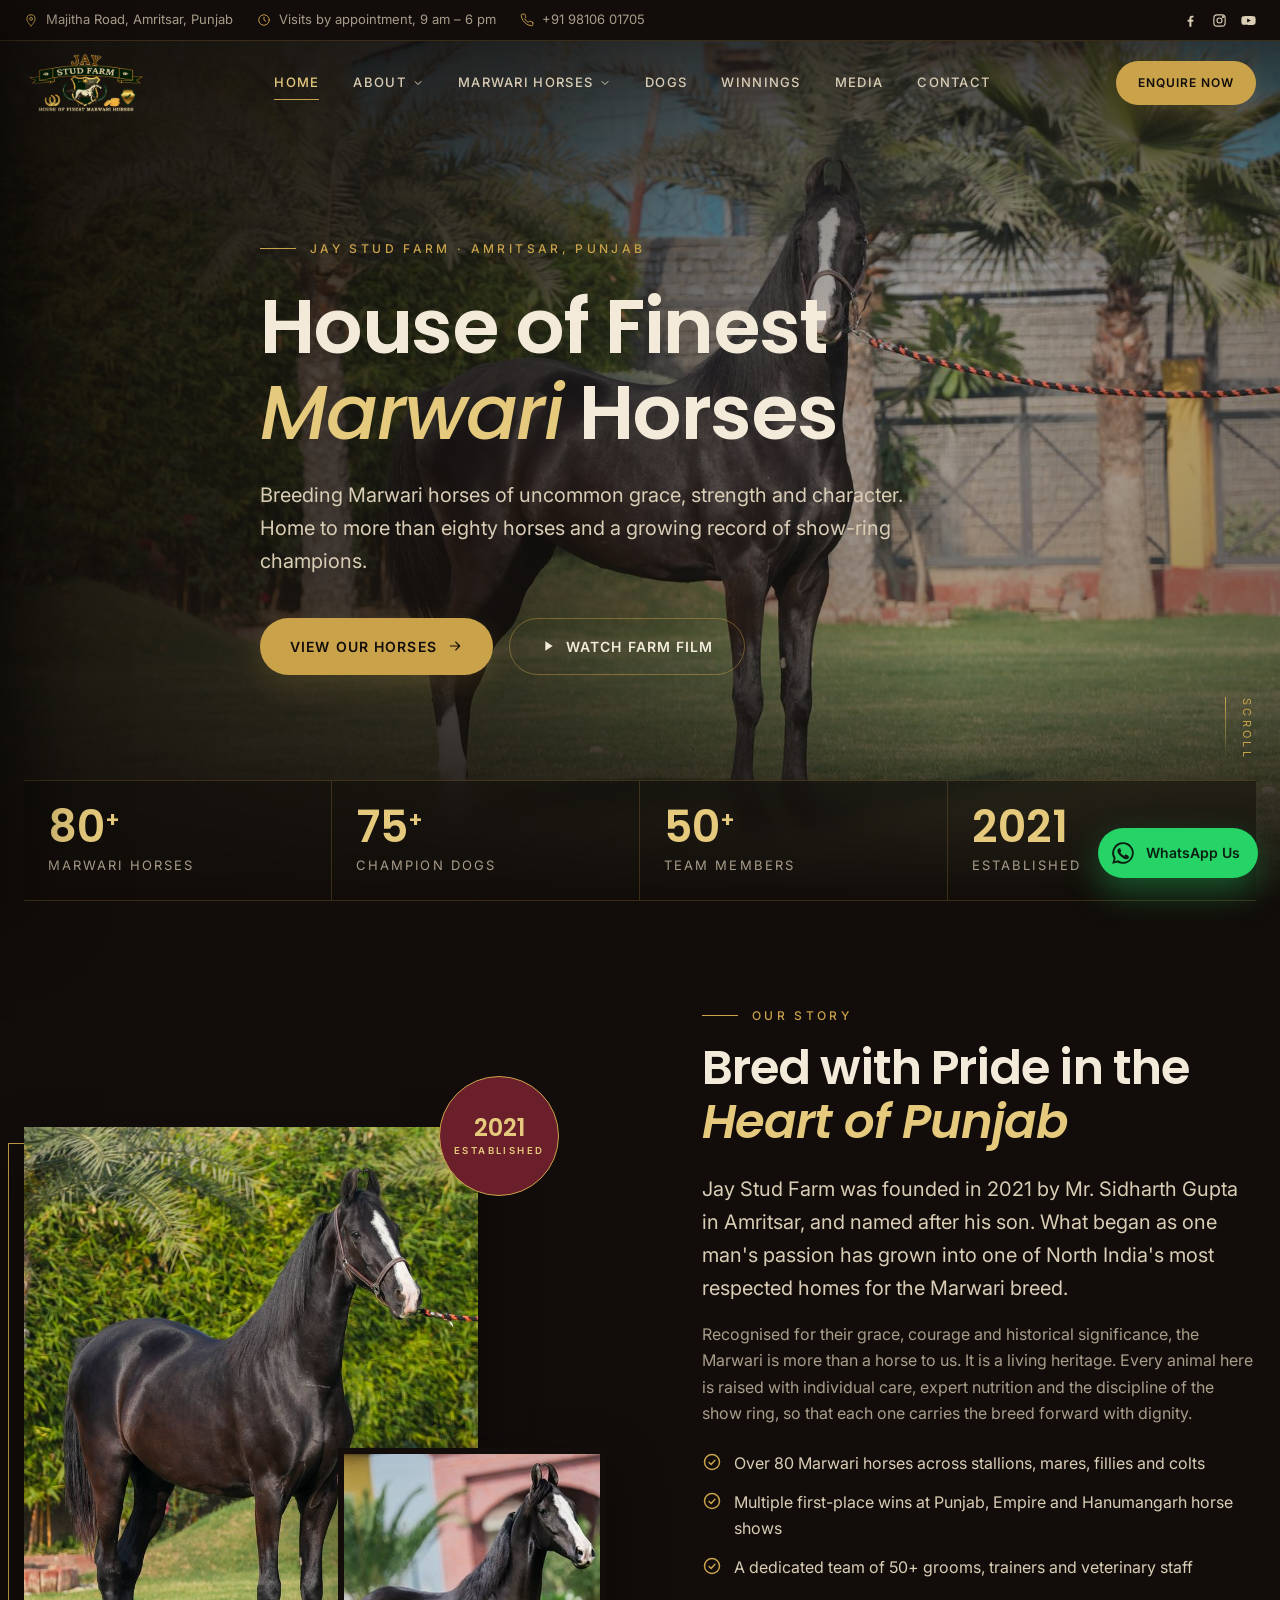
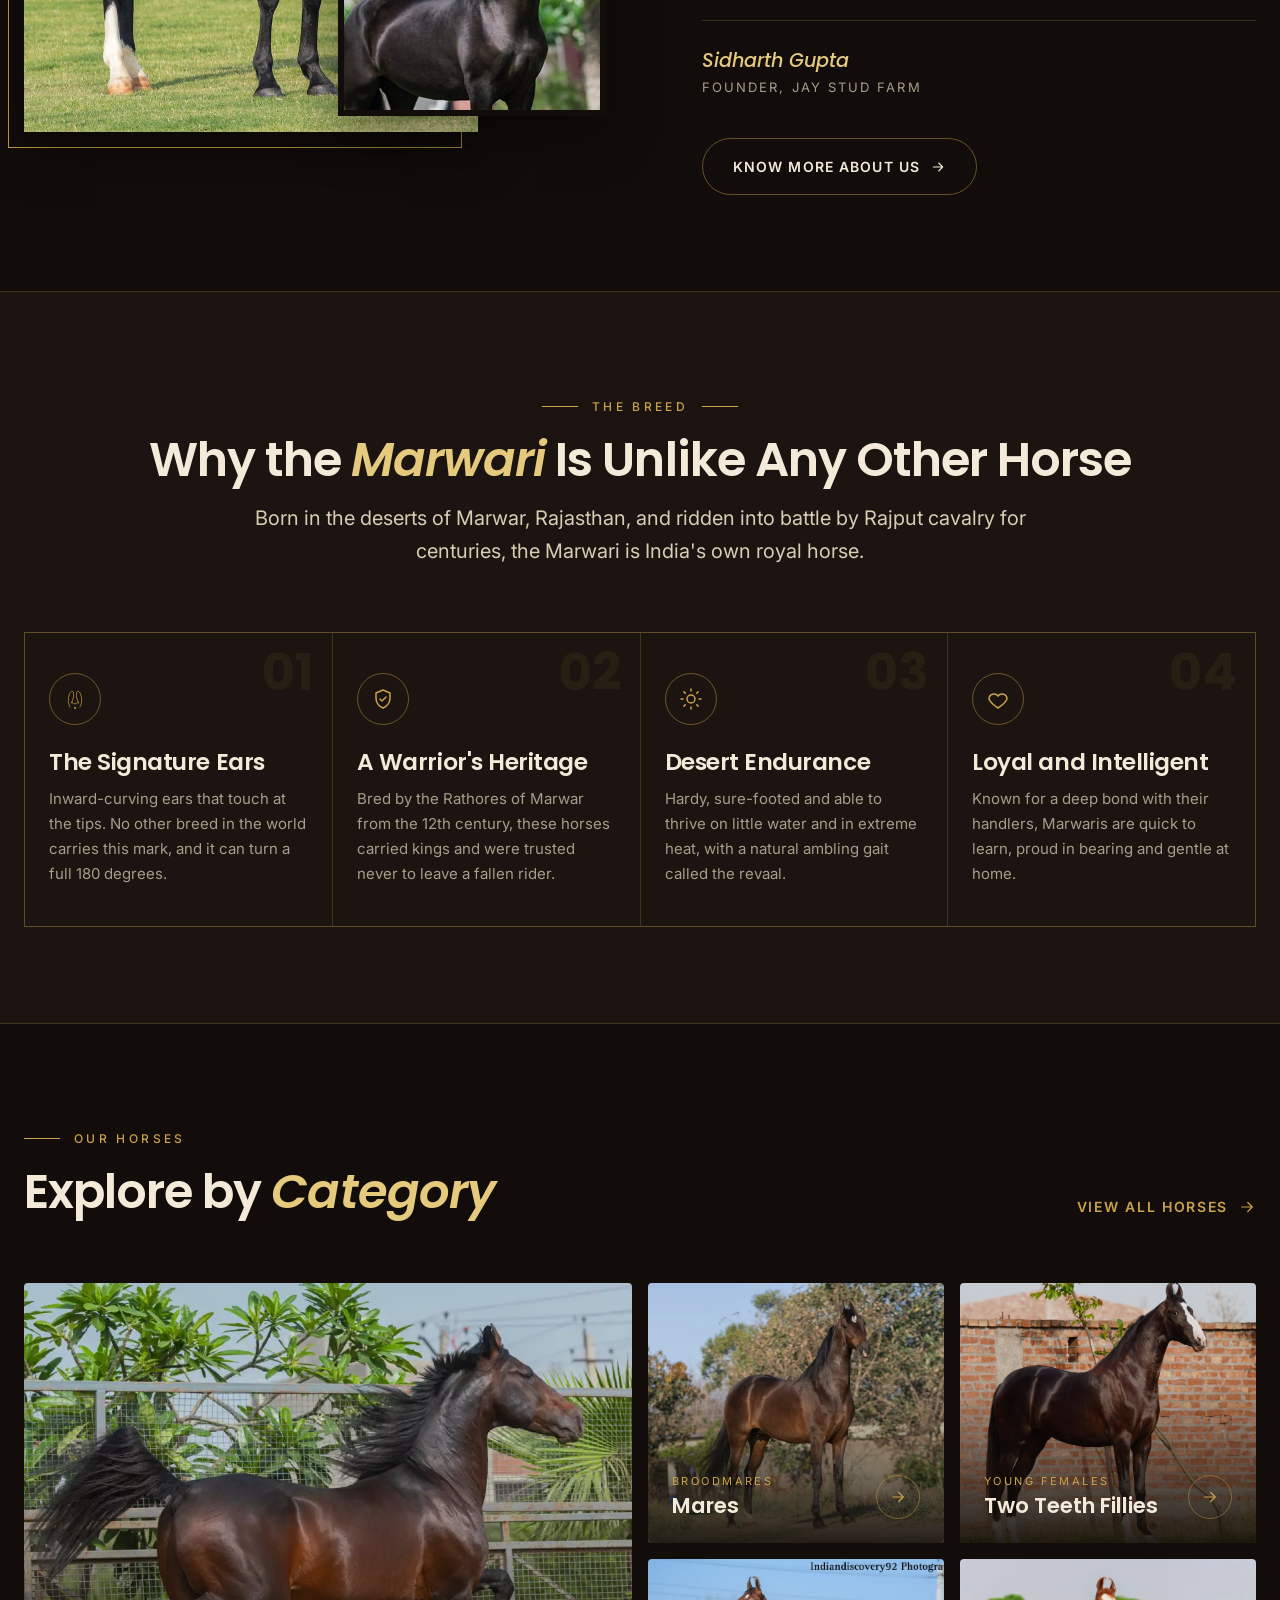
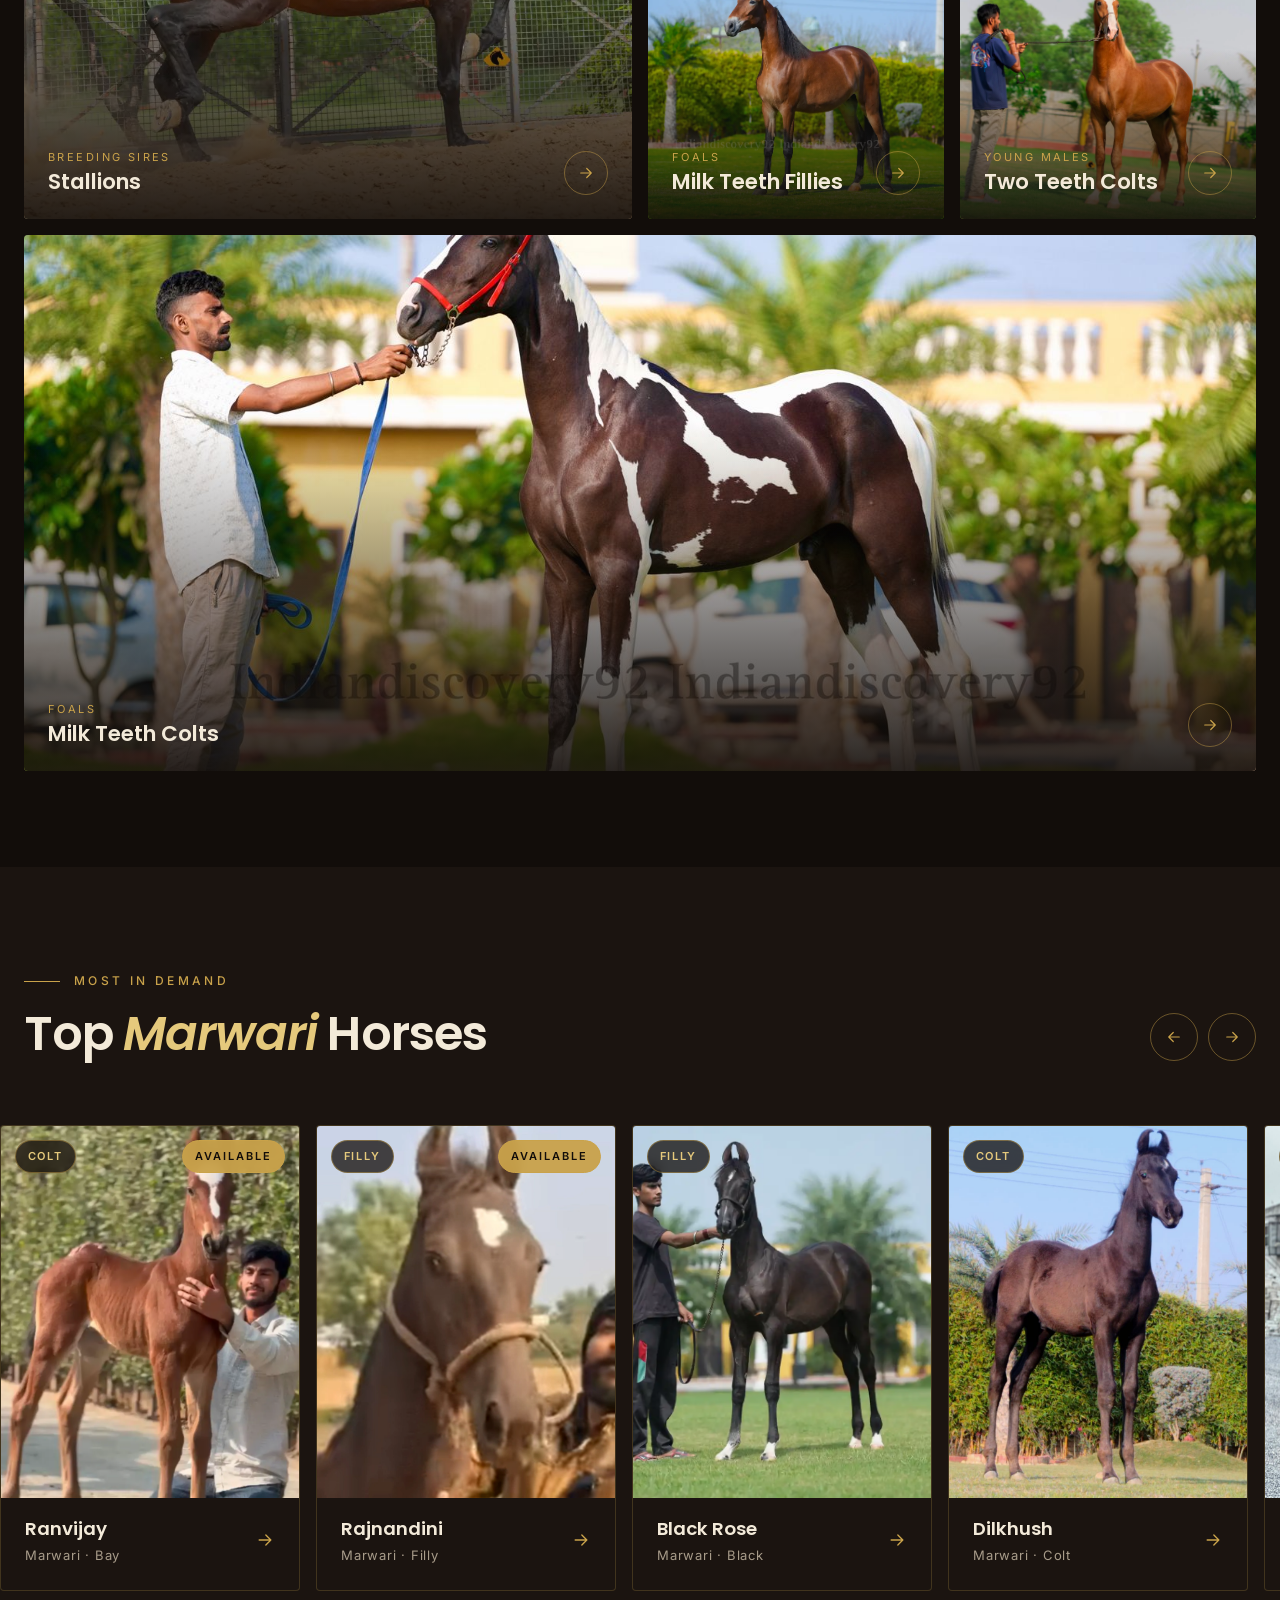
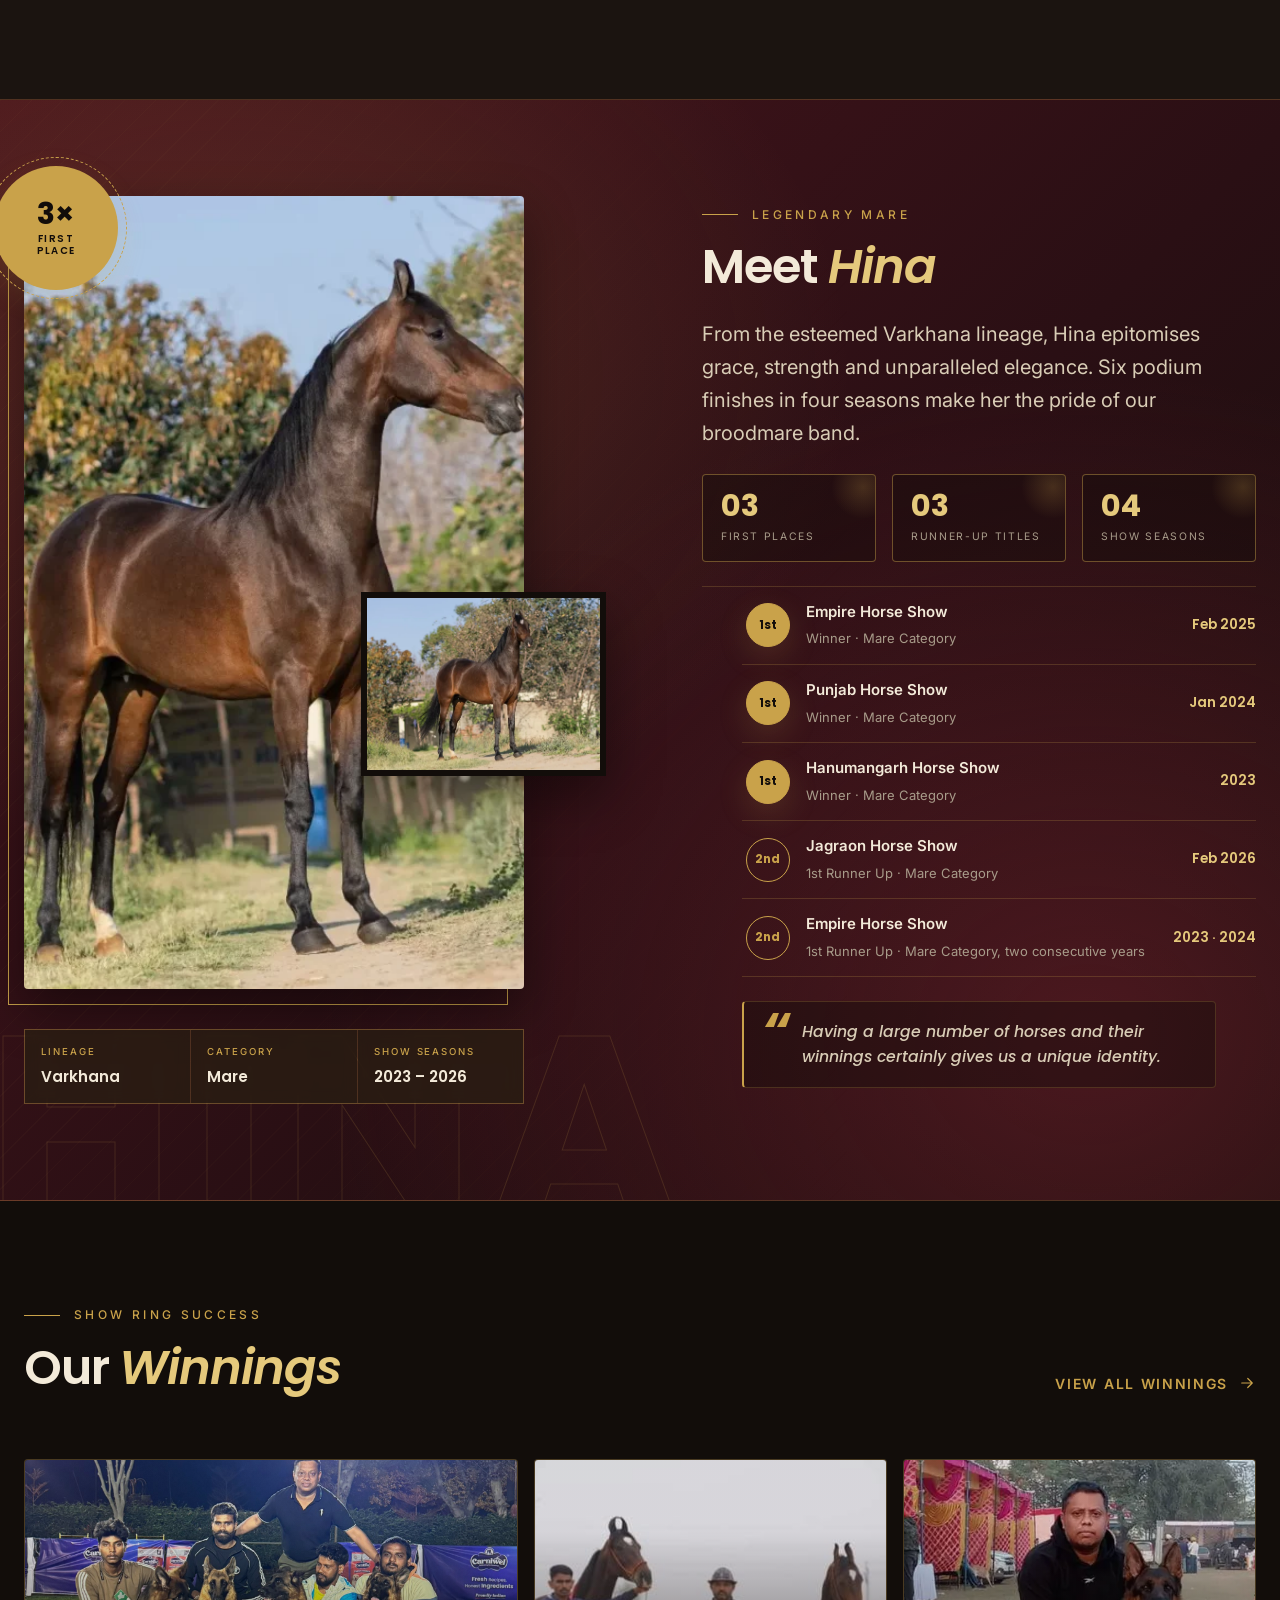
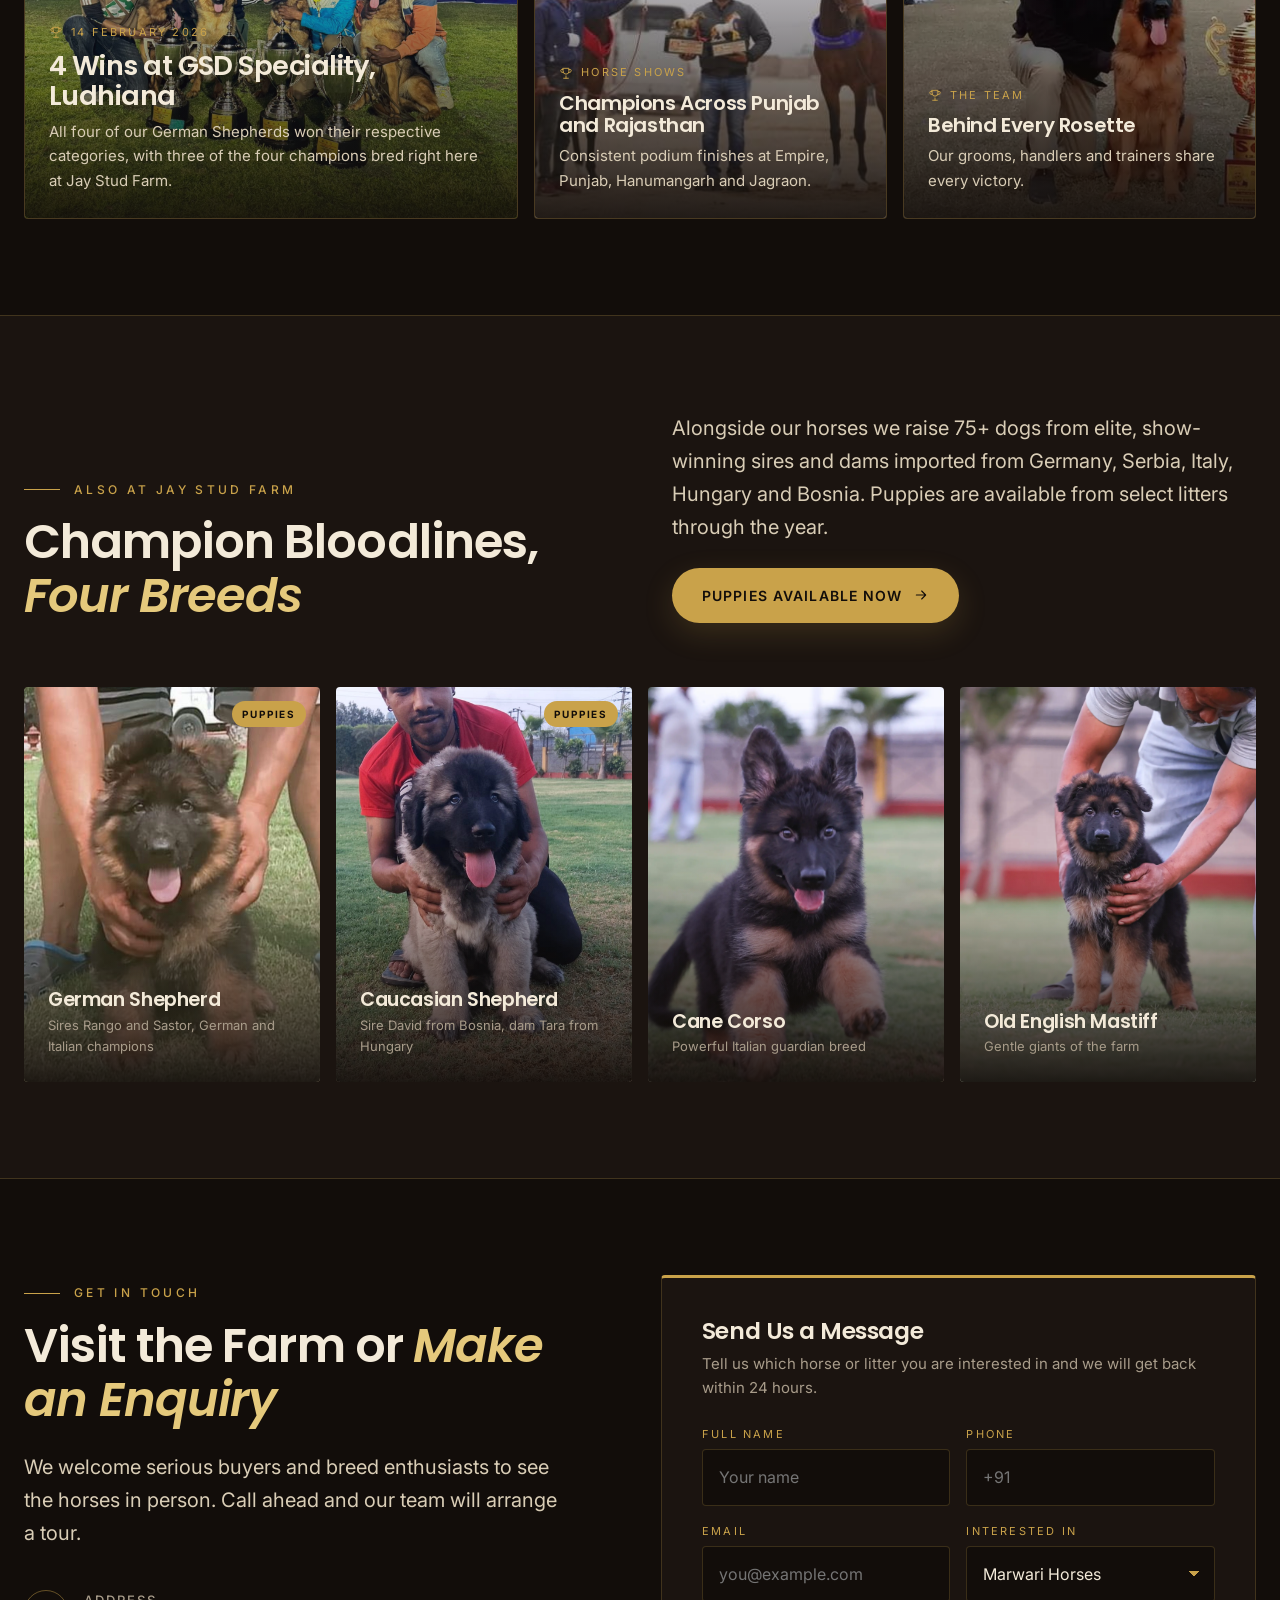
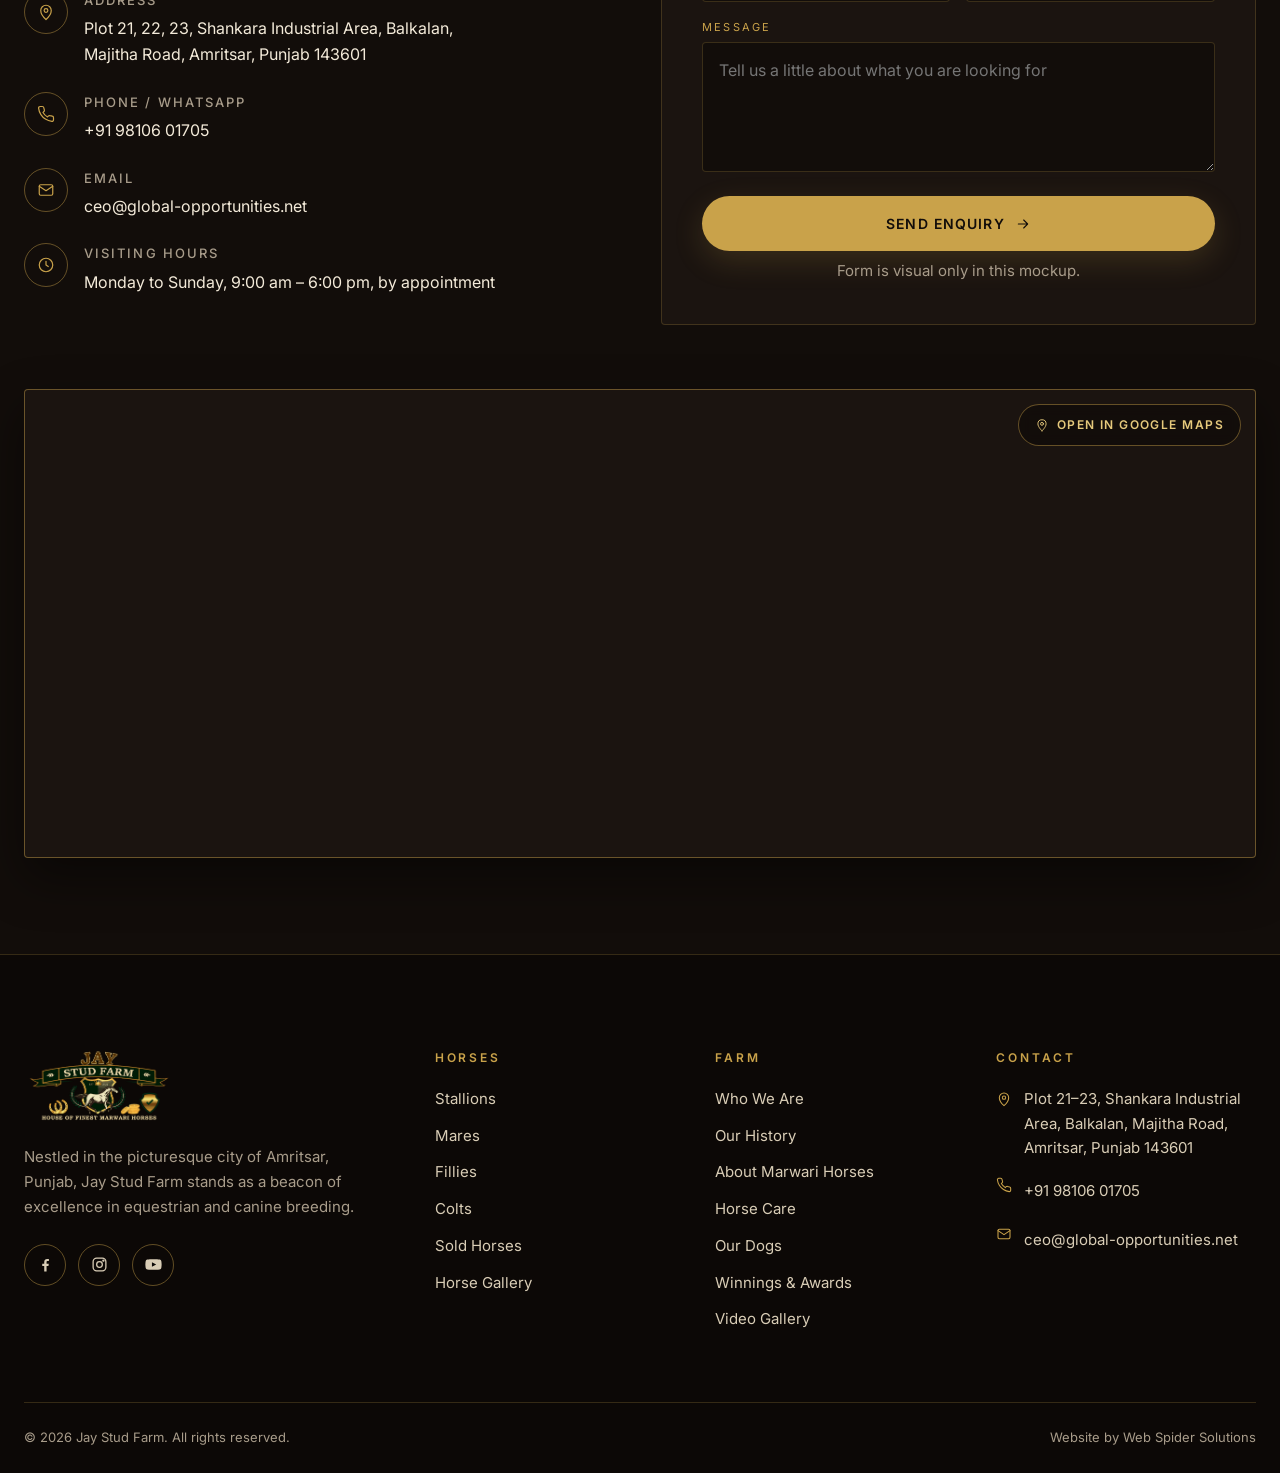
<file: home/v3/index.html>
<!DOCTYPE html>
<html lang="en">
<head>
  <meta charset="UTF-8">
  <meta name="viewport" content="width=device-width, initial-scale=1.0">
  <title>Jay Stud Farm — House of Finest Marwari Horses | Amritsar, Punjab</title>
  <meta name="description" content="Design mockup v3 — Jay Stud Farm home page redesign by Web Spider Solutions.">
  <link rel="icon" href="assets/img/logo/jsf-logo-light.png">
  <link rel="preconnect" href="https://fonts.googleapis.com">
  <link rel="preconnect" href="https://fonts.gstatic.com" crossorigin>
  <link href="https://fonts.googleapis.com/css2?family=Poppins:ital,wght@0,400;0,500;0,600;0,700;1,500&family=Inter:wght@400;500;600;700&display=swap" rel="stylesheet">
  <link rel="stylesheet" href="assets/css/styles.css">
</head>
<body>

<!-- SVG sprite -->
<svg width="0" height="0" style="position:absolute" aria-hidden="true">
  <symbol id="i-arrow" viewBox="0 0 24 24" fill="none" stroke="currentColor" stroke-width="1.6" stroke-linecap="round" stroke-linejoin="round"><path d="M5 12h14M13 6l6 6-6 6"/></symbol>
  <symbol id="i-arrow-l" viewBox="0 0 24 24" fill="none" stroke="currentColor" stroke-width="1.6" stroke-linecap="round" stroke-linejoin="round"><path d="M19 12H5M11 6l-6 6 6 6"/></symbol>
  <symbol id="i-home" viewBox="0 0 24 24" fill="none" stroke="currentColor" stroke-width="1.6" stroke-linecap="round" stroke-linejoin="round"><path d="M3 11l9-7 9 7v9a1 1 0 0 1-1 1h-5v-6h-6v6H4a1 1 0 0 1-1-1z"/></symbol>
  <symbol id="i-user" viewBox="0 0 24 24" fill="none" stroke="currentColor" stroke-width="1.6" stroke-linecap="round" stroke-linejoin="round"><circle cx="12" cy="8" r="4"/><path d="M4 21a8 8 0 0 1 16 0"/></symbol>
  <symbol id="i-paw" viewBox="0 0 24 24" fill="none" stroke="currentColor" stroke-width="1.6" stroke-linecap="round" stroke-linejoin="round"><ellipse cx="7" cy="8" rx="2" ry="2.6"/><ellipse cx="17" cy="8" rx="2" ry="2.6"/><ellipse cx="4" cy="13" rx="1.8" ry="2.2"/><ellipse cx="20" cy="13" rx="1.8" ry="2.2"/><path d="M12 11c-3 0-5.5 3-5.5 5.5a3 3 0 0 0 3 3c1 0 1.7-.5 2.5-.5s1.5.5 2.5.5a3 3 0 0 0 3-3C17.5 14 15 11 12 11z"/></symbol>
  <symbol id="i-close" viewBox="0 0 24 24" fill="none" stroke="currentColor" stroke-width="1.8" stroke-linecap="round"><path d="M6 6l12 12M18 6L6 18"/></symbol>
  <symbol id="i-caret" viewBox="0 0 24 24" fill="none" stroke="currentColor" stroke-width="2" stroke-linecap="round" stroke-linejoin="round"><path d="M6 9l6 6 6-6"/></symbol>
  <symbol id="i-play" viewBox="0 0 24 24" fill="currentColor"><path d="M8 5v14l11-7z"/></symbol>
  <symbol id="i-check" viewBox="0 0 24 24" fill="none" stroke="currentColor" stroke-width="1.8" stroke-linecap="round" stroke-linejoin="round"><circle cx="12" cy="12" r="9"/><path d="M8.5 12.5l2.5 2.5 4.5-5"/></symbol>
  <symbol id="i-pin" viewBox="0 0 24 24" fill="none" stroke="currentColor" stroke-width="1.6" stroke-linecap="round" stroke-linejoin="round"><path d="M12 22s7-6.2 7-12a7 7 0 1 0-14 0c0 5.8 7 12 7 12z"/><circle cx="12" cy="10" r="2.5"/></symbol>
  <symbol id="i-phone" viewBox="0 0 24 24" fill="none" stroke="currentColor" stroke-width="1.6" stroke-linecap="round" stroke-linejoin="round"><path d="M22 16.9v3a2 2 0 0 1-2.2 2 19.8 19.8 0 0 1-8.6-3.1 19.5 19.5 0 0 1-6-6A19.8 19.8 0 0 1 2.1 4.2 2 2 0 0 1 4.1 2h3a2 2 0 0 1 2 1.7c.1 1 .4 1.9.7 2.8a2 2 0 0 1-.5 2.1L8 9.9a16 16 0 0 0 6 6l1.3-1.3a2 2 0 0 1 2.1-.4c.9.3 1.8.6 2.8.7a2 2 0 0 1 1.8 2z"/></symbol>
  <symbol id="i-mail" viewBox="0 0 24 24" fill="none" stroke="currentColor" stroke-width="1.6" stroke-linecap="round" stroke-linejoin="round"><rect x="3" y="5" width="18" height="14" rx="2"/><path d="M3 7l9 6 9-6"/></symbol>
  <symbol id="i-clock" viewBox="0 0 24 24" fill="none" stroke="currentColor" stroke-width="1.6" stroke-linecap="round" stroke-linejoin="round"><circle cx="12" cy="12" r="9"/><path d="M12 7v5l3 2"/></symbol>
  <symbol id="i-trophy" viewBox="0 0 24 24" fill="none" stroke="currentColor" stroke-width="1.6" stroke-linecap="round" stroke-linejoin="round"><path d="M8 21h8M12 17v4M7 4h10v5a5 5 0 0 1-10 0zM7 6H4a3 3 0 0 0 3 5M17 6h3a3 3 0 0 1-3 5"/></symbol>
  <symbol id="i-fb" viewBox="0 0 24 24" fill="currentColor"><path d="M13.5 22v-8h2.7l.4-3.2h-3.1V8.8c0-.9.3-1.6 1.6-1.6h1.7V4.4c-.3 0-1.3-.1-2.5-.1-2.5 0-4.1 1.5-4.1 4.2v2.3H7.4V14h2.8v8z"/></symbol>
  <symbol id="i-ig" viewBox="0 0 24 24" fill="none" stroke="currentColor" stroke-width="1.8" stroke-linecap="round"><rect x="3" y="3" width="18" height="18" rx="5"/><circle cx="12" cy="12" r="4"/><circle cx="17.5" cy="6.5" r=".8" fill="currentColor"/></symbol>
  <symbol id="i-yt" viewBox="0 0 24 24" fill="currentColor"><path d="M23 7.2a3 3 0 0 0-2.1-2.1C19 4.6 12 4.6 12 4.6s-7 0-8.9.5A3 3 0 0 0 1 7.2 31 31 0 0 0 .5 12 31 31 0 0 0 1 16.8a3 3 0 0 0 2.1 2.1c1.9.5 8.9.5 8.9.5s7 0 8.9-.5a3 3 0 0 0 2.1-2.1A31 31 0 0 0 23.5 12 31 31 0 0 0 23 7.2zM9.8 15.1V8.9l6 3.1z"/></symbol>
  <symbol id="i-wa" viewBox="0 0 24 24" fill="currentColor"><path d="M12 2a10 10 0 0 0-8.6 15.1L2 22l5-1.3A10 10 0 1 0 12 2zm0 18.2a8.2 8.2 0 0 1-4.2-1.2l-.3-.2-3 .8.8-2.9-.2-.3A8.2 8.2 0 1 1 12 20.2zm4.5-6.1c-.2-.1-1.5-.7-1.7-.8s-.4-.1-.6.1-.6.8-.8 1-.3.2-.5.1a6.7 6.7 0 0 1-3.3-2.9c-.3-.4.2-.4.7-1.3.1-.2 0-.3 0-.4l-.8-1.8c-.2-.5-.4-.4-.6-.4h-.5a1 1 0 0 0-.7.3 3 3 0 0 0-.9 2.2 5.2 5.2 0 0 0 1.1 2.8 12 12 0 0 0 4.6 4c1.7.7 2.3.8 3.1.7a2.7 2.7 0 0 0 1.8-1.3 2.2 2.2 0 0 0 .1-1.2c0-.1-.2-.2-.5-.3z"/></symbol>
  <!-- Marwari ear motif: two inward-curving ears -->
  <symbol id="i-ears" viewBox="0 0 48 48" fill="none" stroke="currentColor" stroke-width="1.4" stroke-linecap="round" stroke-linejoin="round"><path d="M14 40c-4-8-5-18 0-28 2-4 6-5 7 0 1 6-1 14-4 20M34 40c4-8 5-18 0-28-2-4-6-5-7 0-1 6 1 14 4 20"/><path d="M17 30c2.5 2 4 3.5 7 4 3-.5 4.5-2 7-4"/><circle cx="24" cy="42" r="1.2" fill="currentColor"/></symbol>
  <symbol id="i-shield" viewBox="0 0 24 24" fill="none" stroke="currentColor" stroke-width="1.5" stroke-linecap="round" stroke-linejoin="round"><path d="M12 3l7 3v5c0 5-3.5 8.5-7 10-3.5-1.5-7-5-7-10V6z"/><path d="M9 12l2 2 4-4"/></symbol>
  <symbol id="i-sun" viewBox="0 0 24 24" fill="none" stroke="currentColor" stroke-width="1.5" stroke-linecap="round" stroke-linejoin="round"><circle cx="12" cy="12" r="4"/><path d="M12 2v2M12 20v2M4.9 4.9l1.4 1.4M17.7 17.7l1.4 1.4M2 12h2M20 12h2M4.9 19.1l1.4-1.4M17.7 6.3l1.4-1.4"/></symbol>
  <symbol id="i-heart" viewBox="0 0 24 24" fill="none" stroke="currentColor" stroke-width="1.5" stroke-linecap="round" stroke-linejoin="round"><path d="M12 21s-7-4.5-9-9a5 5 0 0 1 9-3 5 5 0 0 1 9 3c-2 4.5-9 9-9 9z"/></symbol>
</svg>

<!-- ================= TOP BAR ================= -->
<div class="topbar">
  <div class="container">
    <ul>
      <li><svg><use href="#i-pin"/></svg> Majitha Road, Amritsar, Punjab</li>
      <li><svg><use href="#i-clock"/></svg> Visits by appointment, 9 am – 6 pm</li>
      <li><svg><use href="#i-phone"/></svg> <a href="tel:+919810601705">+91 98106 01705</a></li>
    </ul>
    <div class="topbar__social">
      <a href="https://www.facebook.com/jaystudfarm/" aria-label="Facebook"><svg><use href="#i-fb"/></svg></a>
      <a href="https://www.instagram.com/jay_stud_farm/" aria-label="Instagram"><svg><use href="#i-ig"/></svg></a>
      <a href="https://www.youtube.com/channel/UCgyG5mD8F7VE8146JE4Gh3Q" aria-label="YouTube"><svg><use href="#i-yt"/></svg></a>
    </div>
  </div>
</div>

<!-- ================= HEADER ================= -->
<header class="header" id="header">
  <div class="container">
    <a class="logo" href="#top" aria-label="Jay Stud Farm home">
      <img src="assets/img/logo/jsf-logo-light.png" alt="Jay Stud Farm — House of Finest Marwari Horses">
    </a>

    <ul class="nav" aria-label="Primary">
      <li><a href="#top" aria-current="page">Home</a></li>
      <li class="has-sub">
        <button aria-haspopup="true">About <svg class="caret"><use href="#i-caret"/></svg></button>
        <div class="sub">
          <a href="#about">Who We Are</a>
          <a href="#">Our History</a>
          <a href="#why">About Marwari Horses</a>
          <a href="#">Horse Care</a>
        </div>
      </li>
      <li class="has-sub">
        <button aria-haspopup="true">Marwari Horses <svg class="caret"><use href="#i-caret"/></svg></button>
        <div class="sub">
          <a href="#categories">All Horses</a>
          <a href="#">Stallion</a>
          <a href="#">Mare</a>
          <a href="#">Filly</a>
          <a href="#">Colt</a>
          <a href="#">Sold</a>
        </div>
      </li>
      <li><a href="#dogs">Dogs</a></li>
      <li><a href="#winnings">Winnings</a></li>
      <li><a href="#">Media</a></li>
      <li><a href="#contact">Contact</a></li>
    </ul>

    <a class="btn btn-gold btn-sm header__cta" href="#contact">Enquire Now</a>

    <button class="burger" id="burger" aria-label="Open menu" aria-expanded="false" aria-controls="drawer">
      <span></span><span></span><span></span>
    </button>
  </div>
</header>

<!-- Mobile drawer (slides in from the left) -->
<div class="drawer-backdrop" id="drawerBackdrop" aria-hidden="true"></div>
<nav class="drawer" id="drawer" aria-label="Mobile">
  <div class="drawer__head">
    <img src="assets/img/logo/jsf-logo-light.png" alt="Jay Stud Farm">
    <button class="drawer__close" id="drawerClose" aria-label="Close menu"><svg><use href="#i-close"/></svg></button>
  </div>
  <div class="drawer__kicker"><span>Menu</span></div>
  <ul class="drawer__nav">
    <li style="--i:0"><a href="#top" data-close aria-current="page"><span class="drawer__ico"><svg><use href="#i-home"/></svg></span><span class="drawer__label">Home</span></a></li>
    <li style="--i:1" class="drawer__group">
      <button class="drawer__toggle" aria-expanded="false"><span class="drawer__ico"><svg><use href="#i-user"/></svg></span><span class="drawer__label">About</span><svg class="drawer__caret"><use href="#i-caret"/></svg></button>
      <ul class="drawer__sub">
        <li><a href="#about" data-close>Who We Are</a></li>
        <li><a href="#" data-close>Our History</a></li>
        <li><a href="#why" data-close>About Marwari Horses</a></li>
        <li><a href="#" data-close>Horse Care</a></li>
      </ul>
    </li>
    <li style="--i:2" class="drawer__group">
      <button class="drawer__toggle" aria-expanded="false"><span class="drawer__ico"><svg><use href="#i-ears"/></svg></span><span class="drawer__label">Marwari Horses</span><svg class="drawer__caret"><use href="#i-caret"/></svg></button>
      <ul class="drawer__sub">
        <li><a href="#categories" data-close>All Horses</a></li>
        <li><a href="#" data-close>Stallion</a></li>
        <li><a href="#" data-close>Mare</a></li>
        <li><a href="#" data-close>Filly</a></li>
        <li><a href="#" data-close>Colt</a></li>
        <li><a href="#" data-close>Sold</a></li>
      </ul>
    </li>
    <li style="--i:3"><a href="#dogs" data-close><span class="drawer__ico"><svg><use href="#i-paw"/></svg></span><span class="drawer__label">Dogs</span></a></li>
    <li style="--i:4"><a href="#winnings" data-close><span class="drawer__ico"><svg><use href="#i-trophy"/></svg></span><span class="drawer__label">Winnings</span></a></li>
    <li style="--i:5"><a href="#" data-close><span class="drawer__ico"><svg><use href="#i-play"/></svg></span><span class="drawer__label">Media</span></a></li>
    <li style="--i:6"><a href="#contact" data-close><span class="drawer__ico"><svg><use href="#i-mail"/></svg></span><span class="drawer__label">Contact</span></a></li>
  </ul>
  <div class="drawer__foot">
    <a class="btn btn-gold" href="#contact" data-close>Enquire Now <svg><use href="#i-arrow"/></svg></a>
  </div>
</nav>

<main id="top">

  <!-- ================= HERO ================= -->
  <section class="hero" aria-label="Welcome">
    <div class="hero__media">
      <img src="assets/img/categories/mare.jpg" alt="A black Marwari mare standing in the gardens of Jay Stud Farm" fetchpriority="high">
      <video autoplay muted loop playsinline preload="auto" poster="assets/img/categories/mare.jpg" aria-hidden="true">
        <source src="assets/video/banner-video.mp4" type="video/mp4">
      </video>
    </div>

    <div class="container hero__content">
      <span class="eyebrow">Jay Stud Farm · Amritsar, Punjab</span>
      <h1 class="hero__title">House of Finest<br><em>Marwari</em> Horses</h1>
      <p class="hero__lead">Breeding Marwari horses of uncommon grace, strength and character. Home to more than eighty horses and a growing record of show-ring champions.</p>
      <div class="hero__actions">
        <a class="btn btn-gold" href="#categories">View Our Horses <svg><use href="#i-arrow"/></svg></a>
        <a class="btn btn-outline" href="https://marwarihorses.in/wp-content/uploads/2023/08/studfarmvideo.mp4"><svg><use href="#i-play"/></svg> Watch Farm Film</a>
      </div>
    </div>

    <div class="hero__scroll" aria-hidden="true">Scroll</div>

    <div class="container stats" aria-label="Farm at a glance">
      <div class="stat"><div class="stat__num"><span data-count="80">0</span><sup>+</sup></div><div class="stat__label">Marwari Horses</div></div>
      <div class="stat"><div class="stat__num"><span data-count="75">0</span><sup>+</sup></div><div class="stat__label">Champion Dogs</div></div>
      <div class="stat"><div class="stat__num"><span data-count="50">0</span><sup>+</sup></div><div class="stat__label">Team Members</div></div>
      <div class="stat"><div class="stat__num"><span data-count="2021">2000</span></div><div class="stat__label">Established</div></div>
    </div>
  </section>

  <!-- ================= ABOUT ================= -->
  <section class="section" id="about">
    <div class="container about">
      <div class="about__media reveal">
        <div class="frame" aria-hidden="true"></div>
        <img class="ph-main" src="assets/img/horses/laxmi.jpg" alt="Mare Laxmi, a black Marwari mare with a white blaze">
        <img class="ph-small" src="assets/img/hero/sundari.jpg" alt="Sundari, a Marwari mare at the farm">
        <div class="badge-est" aria-hidden="true">2021<small>Established</small></div>
      </div>
      <div class="about__body reveal" data-delay="1">
        <span class="eyebrow">Our Story</span>
        <h2 class="h2">Bred with Pride in the <em>Heart of Punjab</em></h2>
        <p class="lead">Jay Stud Farm was founded in 2021 by Mr. Sidharth Gupta in Amritsar, and named after his son. What began as one man's passion has grown into one of North India's most respected homes for the Marwari breed.</p>
        <p class="about__text">Recognised for their grace, courage and historical significance, the Marwari is more than a horse to us. It is a living heritage. Every animal here is raised with individual care, expert nutrition and the discipline of the show ring, so that each one carries the breed forward with dignity.</p>
        <ul class="checks">
          <li><svg><use href="#i-check"/></svg> Over 80 Marwari horses across stallions, mares, fillies and colts</li>
          <li><svg><use href="#i-check"/></svg> Multiple first-place wins at Punjab, Empire and Hanumangarh horse shows</li>
          <li><svg><use href="#i-check"/></svg> A dedicated team of 50+ grooms, trainers and veterinary staff</li>
        </ul>
        <div class="signature">
          <div>
            <div class="signature__name">Sidharth Gupta</div>
            <div class="signature__role">Founder, Jay Stud Farm</div>
          </div>
        </div>
        <div class="about__actions">
          <a class="btn btn-outline" href="#">Know More About Us <svg><use href="#i-arrow"/></svg></a>
        </div>
      </div>
    </div>
  </section>

  <!-- ================= WHY MARWARI ================= -->
  <section class="section why" id="why">
    <div class="container">
      <div class="section-head text-center reveal">
        <span class="eyebrow eyebrow--center">The Breed</span>
        <h2 class="h2">Why the <em>Marwari</em> Is Unlike Any Other Horse</h2>
        <p class="lead">Born in the deserts of Marwar, Rajasthan, and ridden into battle by Rajput cavalry for centuries, the Marwari is India's own royal horse.</p>
      </div>
      <div class="why-grid">
        <article class="why-card reveal">
          <span class="why-card__num" aria-hidden="true">01</span>
          <div class="why-card__icon"><svg><use href="#i-ears"/></svg></div>
          <h3>The Signature Ears</h3>
          <p>Inward-curving ears that touch at the tips. No other breed in the world carries this mark, and it can turn a full 180 degrees.</p>
        </article>
        <article class="why-card reveal" data-delay="1">
          <span class="why-card__num" aria-hidden="true">02</span>
          <div class="why-card__icon"><svg><use href="#i-shield"/></svg></div>
          <h3>A Warrior's Heritage</h3>
          <p>Bred by the Rathores of Marwar from the 12th century, these horses carried kings and were trusted never to leave a fallen rider.</p>
        </article>
        <article class="why-card reveal" data-delay="2">
          <span class="why-card__num" aria-hidden="true">03</span>
          <div class="why-card__icon"><svg><use href="#i-sun"/></svg></div>
          <h3>Desert Endurance</h3>
          <p>Hardy, sure-footed and able to thrive on little water and in extreme heat, with a natural ambling gait called the revaal.</p>
        </article>
        <article class="why-card reveal" data-delay="3">
          <span class="why-card__num" aria-hidden="true">04</span>
          <div class="why-card__icon"><svg><use href="#i-heart"/></svg></div>
          <h3>Loyal and Intelligent</h3>
          <p>Known for a deep bond with their handlers, Marwaris are quick to learn, proud in bearing and gentle at home.</p>
        </article>
      </div>
    </div>
  </section>

  <!-- ================= CATEGORIES ================= -->
  <section class="section" id="categories">
    <div class="container">
      <div class="section-head section-head--split reveal">
        <div>
          <span class="eyebrow">Our Horses</span>
          <h2 class="h2">Explore by <em>Category</em></h2>
        </div>
        <a class="link-arrow" href="#">View All Horses <svg><use href="#i-arrow"/></svg></a>
      </div>

      <div class="mosaic">
        <a class="tile tile--wide tile--tall reveal" href="#">
          <img src="assets/img/categories/stallion.webp" alt="Stallion Sind Baad trotting in the arena">
          <div class="tile__body"><div><div class="tile__kicker">Breeding Sires</div><div class="tile__title">Stallions</div></div><span class="tile__arrow"><svg><use href="#i-arrow"/></svg></span></div>
        </a>
        <a class="tile reveal" data-delay="1" href="#">
          <img src="assets/img/hero/hina-3.webp" alt="Mare Hina standing proudly">
          <div class="tile__body"><div><div class="tile__kicker">Broodmares</div><div class="tile__title">Mares</div></div><span class="tile__arrow"><svg><use href="#i-arrow"/></svg></span></div>
        </a>
        <a class="tile reveal" data-delay="2" href="#">
          <img src="assets/img/categories/two-teeth-filly.jpeg" alt="A two teeth filly">
          <div class="tile__body"><div><div class="tile__kicker">Young Females</div><div class="tile__title">Two Teeth Fillies</div></div><span class="tile__arrow"><svg><use href="#i-arrow"/></svg></span></div>
        </a>
        <a class="tile reveal" data-delay="1" href="#">
          <img src="assets/img/categories/milk-teeth-filly.webp" alt="A milk teeth filly">
          <div class="tile__body"><div><div class="tile__kicker">Foals</div><div class="tile__title">Milk Teeth Fillies</div></div><span class="tile__arrow"><svg><use href="#i-arrow"/></svg></span></div>
        </a>
        <a class="tile reveal" data-delay="2" href="#">
          <img src="assets/img/categories/two-teeth-colt.webp" alt="A two teeth colt">
          <div class="tile__body"><div><div class="tile__kicker">Young Males</div><div class="tile__title">Two Teeth Colts</div></div><span class="tile__arrow"><svg><use href="#i-arrow"/></svg></span></div>
        </a>
        <a class="tile tile--full reveal" data-delay="3" href="#">
          <span class="tile__bg" style="background-image:url(assets/img/categories/milk-teeth-colt.jpg)" aria-hidden="true"></span>
          <img src="assets/img/categories/milk-teeth-colt.jpg" alt="A milk teeth colt with its handler">
          <div class="tile__body"><div><div class="tile__kicker">Foals</div><div class="tile__title">Milk Teeth Colts</div></div><span class="tile__arrow"><svg><use href="#i-arrow"/></svg></span></div>
        </a>
      </div>
    </div>
  </section>

  <!-- ================= TOP HORSES CAROUSEL ================= -->
  <section class="section section--alt" id="top-horses">
    <div class="container">
      <div class="section-head section-head--split reveal">
        <div>
          <span class="eyebrow">Most in Demand</span>
          <h2 class="h2">Top <em>Marwari</em> Horses</h2>
        </div>
        <div class="carousel-controls">
          <button class="ctrl" data-dir="-1" aria-label="Previous"><svg><use href="#i-arrow-l"/></svg></button>
          <button class="ctrl" data-dir="1" aria-label="Next"><svg><use href="#i-arrow"/></svg></button>
        </div>
      </div>

      <div class="carousel reveal" id="carousel">
        <a class="card-horse" href="#"><div class="card-horse__media"><img src="assets/img/horses/ranvijay.webp" alt="Ranvijay" loading="lazy"><span class="badge">Colt</span><span class="badge badge--avail">Available</span></div><div class="card-horse__body"><div><div class="card-horse__name">Ranvijay</div><div class="card-horse__meta">Marwari · Bay</div></div><svg><use href="#i-arrow"/></svg></div></a>
        <a class="card-horse" href="#"><div class="card-horse__media"><img src="assets/img/horses/rajnandini.webp" alt="Rajnandini" loading="lazy"><span class="badge">Filly</span><span class="badge badge--avail">Available</span></div><div class="card-horse__body"><div><div class="card-horse__name">Rajnandini</div><div class="card-horse__meta">Marwari · Filly</div></div><svg><use href="#i-arrow"/></svg></div></a>
        <a class="card-horse" href="#"><div class="card-horse__media"><img src="assets/img/horses/black-rose.webp" alt="Black Rose" loading="lazy"><span class="badge">Filly</span></div><div class="card-horse__body"><div><div class="card-horse__name">Black Rose</div><div class="card-horse__meta">Marwari · Black</div></div><svg><use href="#i-arrow"/></svg></div></a>
        <a class="card-horse" href="#"><div class="card-horse__media"><img src="assets/img/horses/dilkhush.jpeg" alt="Dilkhush" loading="lazy"><span class="badge">Colt</span></div><div class="card-horse__body"><div><div class="card-horse__name">Dilkhush</div><div class="card-horse__meta">Marwari · Colt</div></div><svg><use href="#i-arrow"/></svg></div></a>
        <a class="card-horse" href="#"><div class="card-horse__media"><img src="assets/img/horses/zeenat.jpeg" alt="Zeenat" loading="lazy"><span class="badge">Filly</span></div><div class="card-horse__body"><div><div class="card-horse__name">Zeenat</div><div class="card-horse__meta">Marwari · Filly</div></div><svg><use href="#i-arrow"/></svg></div></a>
        <a class="card-horse" href="#"><div class="card-horse__media"><img src="assets/img/horses/ronaldo.jpg" alt="Ronaldo" loading="lazy"><span class="badge">Colt</span></div><div class="card-horse__body"><div><div class="card-horse__name">Ronaldo</div><div class="card-horse__meta">Marwari · Colt</div></div><svg><use href="#i-arrow"/></svg></div></a>
        <a class="card-horse" href="#"><div class="card-horse__media"><img src="assets/img/horses/laxmi.jpg" alt="Laxmi" loading="lazy"><span class="badge">Mare</span></div><div class="card-horse__body"><div><div class="card-horse__name">Laxmi</div><div class="card-horse__meta">Marwari · Black</div></div><svg><use href="#i-arrow"/></svg></div></a>
        <a class="card-horse" href="#"><div class="card-horse__media"><img src="assets/img/horses/sapna.webp" alt="Sapna (Nukri)" loading="lazy"><span class="badge">Mare</span></div><div class="card-horse__body"><div><div class="card-horse__name">Sapna <small>(Nukri)</small></div><div class="card-horse__meta">Marwari · Nukri</div></div><svg><use href="#i-arrow"/></svg></div></a>
        <a class="card-horse" href="#"><div class="card-horse__media"><img src="assets/img/horses/sind-baad.webp" alt="Sind Baad" loading="lazy"><span class="badge">Stallion</span></div><div class="card-horse__body"><div><div class="card-horse__name">Sind Baad</div><div class="card-horse__meta">Marwari · Stallion</div></div><svg><use href="#i-arrow"/></svg></div></a>
        <a class="card-horse" href="#"><div class="card-horse__media"><img src="assets/img/horses/bahubali.jpeg" alt="Bahubali" loading="lazy"><span class="badge">Colt</span><span class="badge badge--sold">Sold</span></div><div class="card-horse__body"><div><div class="card-horse__name">Bahubali</div><div class="card-horse__meta">Marwari · Colt</div></div><svg><use href="#i-arrow"/></svg></div></a>
        <a class="card-horse" href="#"><div class="card-horse__media"><img src="assets/img/horses/bhim.webp" alt="Bhim" loading="lazy"><span class="badge">Marwari</span></div><div class="card-horse__body"><div><div class="card-horse__name">Bhim</div><div class="card-horse__meta">Marwari</div></div><svg><use href="#i-arrow"/></svg></div></a>
      </div>
    </div>
  </section>

  <!-- ================= HINA FEATURE ================= -->
  <section class="section feature" id="hina">
    <div class="feature__bg" aria-hidden="true">
      <span class="feature__watermark">HINA</span>
    </div>
    <div class="container">
      <div class="feature__media reveal">
        <div class="feature__photos">
          <div class="feature__frame" aria-hidden="true"></div>
          <div class="rosette" aria-hidden="true"><div><strong>3×</strong>First<br>Place</div></div>
          <img class="ph-main" src="assets/img/hero/hina-1.webp" alt="Hina, a champion Marwari mare, standing in profile">
          <img class="ph-inset" src="assets/img/hero/hina-3.webp" alt="Hina at the show ring">
        </div>
        <ul class="feature__facts">
          <li><span>Lineage</span>Varkhana</li>
          <li><span>Category</span>Mare</li>
          <li><span>Show Seasons</span>2023 – 2026</li>
        </ul>
      </div>
      <div class="feature__body reveal" data-delay="1">
        <span class="eyebrow">Legendary Mare</span>
        <h2 class="h2">Meet <em>Hina</em></h2>
        <p class="lead">From the esteemed Varkhana lineage, Hina epitomises grace, strength and unparalleled elegance. Six podium finishes in four seasons make her the pride of our broodmare band.</p>
        <div class="feature__stats">
          <div><strong>03</strong><span>First Places</span></div>
          <div><strong>03</strong><span>Runner-Up Titles</span></div>
          <div><strong>04</strong><span>Show Seasons</span></div>
        </div>
        <ol class="results">
          <li class="win"><span class="medal">1st</span><div><strong>Empire Horse Show</strong><span>Winner · Mare Category</span></div><time>Feb 2025</time></li>
          <li class="win"><span class="medal">1st</span><div><strong>Punjab Horse Show</strong><span>Winner · Mare Category</span></div><time>Jan 2024</time></li>
          <li class="win"><span class="medal">1st</span><div><strong>Hanumangarh Horse Show</strong><span>Winner · Mare Category</span></div><time>2023</time></li>
          <li><span class="medal">2nd</span><div><strong>Jagraon Horse Show</strong><span>1st Runner Up · Mare Category</span></div><time>Feb 2026</time></li>
          <li><span class="medal">2nd</span><div><strong>Empire Horse Show</strong><span>1st Runner Up · Mare Category, two consecutive years</span></div><time>2023 · 2024</time></li>
        </ol>
        <blockquote class="feature__quote">Having a large number of horses and their winnings certainly gives us a unique identity.</blockquote>
      </div>
    </div>
  </section>

  <!-- ================= WINNINGS ================= -->
  <section class="section" id="winnings">
    <div class="container">
      <div class="section-head section-head--split reveal">
        <div>
          <span class="eyebrow">Show Ring Success</span>
          <h2 class="h2">Our <em>Winnings</em></h2>
        </div>
        <a class="link-arrow" href="#">View All Winnings <svg><use href="#i-arrow"/></svg></a>
      </div>
      <div class="wins">
        <a class="win-card win-card--lg reveal" href="#">
          <img src="assets/img/awards/gsd-four-wins.jpeg" alt="Four German Shepherds with their rosettes at the GSD Speciality Show, Ludhiana">
          <div class="win-card__body">
            <span class="win-card__tag"><svg><use href="#i-trophy"/></svg> 14 February 2026</span>
            <h3>4 Wins at GSD Speciality, Ludhiana</h3>
            <p>All four of our German Shepherds won their respective categories, with three of the four champions bred right here at Jay Stud Farm.</p>
          </div>
        </a>
        <a class="win-card reveal" data-delay="1" href="#">
          <img src="assets/img/awards/award-1.jpg" alt="Award ceremony at a horse show">
          <div class="win-card__body">
            <span class="win-card__tag"><svg><use href="#i-trophy"/></svg> Horse Shows</span>
            <h3>Champions Across Punjab and Rajasthan</h3>
            <p>Consistent podium finishes at Empire, Punjab, Hanumangarh and Jagraon.</p>
          </div>
        </a>
        <a class="win-card reveal" data-delay="2" href="#">
          <img src="assets/img/awards/sastor-team.webp" alt="The Jay Stud Farm team with Sastor after a show win">
          <div class="win-card__body">
            <span class="win-card__tag"><svg><use href="#i-trophy"/></svg> The Team</span>
            <h3>Behind Every Rosette</h3>
            <p>Our grooms, handlers and trainers share every victory.</p>
          </div>
        </a>
      </div>
    </div>
  </section>

  <!-- ================= DOGS ================= -->
  <section class="section dogs" id="dogs">
    <div class="container">
      <div class="dogs__intro">
        <div class="reveal">
          <span class="eyebrow">Also at Jay Stud Farm</span>
          <h2 class="h2">Champion Bloodlines, <em>Four Breeds</em></h2>
        </div>
        <div class="reveal" data-delay="1">
          <p class="lead">Alongside our horses we raise 75+ dogs from elite, show-winning sires and dams imported from Germany, Serbia, Italy, Hungary and Bosnia. Puppies are available from select litters through the year.</p>
          <p style="margin-top:24px"><a class="btn btn-gold" href="#contact">Puppies Available Now <svg><use href="#i-arrow"/></svg></a></p>
        </div>
      </div>
      <div class="breeds">
        <a class="breed reveal" href="#">
          <span class="breed__pill">Puppies</span>
          <img src="assets/img/dogs/german-shepherd.webp" alt="German Shepherd puppy" loading="lazy">
          <div class="breed__body"><h3>German Shepherd</h3><p>Sires Rango and Sastor, German and Italian champions</p></div>
        </a>
        <a class="breed reveal" data-delay="1" href="#">
          <span class="breed__pill">Puppies</span>
          <img src="assets/img/dogs/caucasian-shepherd.webp" alt="Caucasian Shepherd puppy" loading="lazy">
          <div class="breed__body"><h3>Caucasian Shepherd</h3><p>Sire David from Bosnia, dam Tara from Hungary</p></div>
        </a>
        <a class="breed reveal" data-delay="2" href="#">
          <img src="assets/img/dogs/cane-corso.webp" alt="Cane Corso" loading="lazy">
          <div class="breed__body"><h3>Cane Corso</h3><p>Powerful Italian guardian breed</p></div>
        </a>
        <a class="breed reveal" data-delay="3" href="#">
          <img src="assets/img/dogs/old-english-mastiff.webp" alt="Old English Mastiff" loading="lazy">
          <div class="breed__body"><h3>Old English Mastiff</h3><p>Gentle giants of the farm</p></div>
        </a>
      </div>
    </div>
  </section>

  <!-- ================= CONTACT ================= -->
  <section class="section" id="contact">
    <div class="container contact">
      <div class="reveal">
        <span class="eyebrow">Get in Touch</span>
        <h2 class="h2">Visit the Farm or <em>Make an Enquiry</em></h2>
        <p class="lead" style="margin-top:24px">We welcome serious buyers and breed enthusiasts to see the horses in person. Call ahead and our team will arrange a tour.</p>
        <ul class="contact-list">
          <li><span class="ico"><svg><use href="#i-pin"/></svg></span><div><strong>Address</strong>Plot 21, 22, 23, Shankara Industrial Area, Balkalan,<br>Majitha Road, Amritsar, Punjab 143601</div></li>
          <li><span class="ico"><svg><use href="#i-phone"/></svg></span><div><strong>Phone / WhatsApp</strong><a href="tel:+919810601705">+91 98106 01705</a></div></li>
          <li><span class="ico"><svg><use href="#i-mail"/></svg></span><div><strong>Email</strong><a href="mailto:ceo@global-opportunities.net">ceo@global-opportunities.net</a></div></li>
          <li><span class="ico"><svg><use href="#i-clock"/></svg></span><div><strong>Visiting Hours</strong>Monday to Sunday, 9:00 am – 6:00 pm, by appointment</div></li>
        </ul>
      </div>

      <form class="form reveal" data-delay="1" onsubmit="return false">
        <h3>Send Us a Message</h3>
        <p>Tell us which horse or litter you are interested in and we will get back within 24 hours.</p>
        <div class="form__grid">
          <div class="field"><label for="f-name">Full Name</label><input id="f-name" type="text" placeholder="Your name"></div>
          <div class="field"><label for="f-phone">Phone</label><input id="f-phone" type="tel" placeholder="+91"></div>
          <div class="field"><label for="f-email">Email</label><input id="f-email" type="email" placeholder="you@example.com"></div>
          <div class="field"><label for="f-int">Interested In</label>
            <select id="f-int">
              <option>Marwari Horses</option>
              <option>Stallion</option>
              <option>Mare</option>
              <option>Filly / Colt</option>
              <option>Dogs &amp; Puppies</option>
              <option>Farm Visit</option>
            </select>
          </div>
          <div class="field field--full"><label for="f-msg">Message</label><textarea id="f-msg" placeholder="Tell us a little about what you are looking for"></textarea></div>
        </div>
        <button class="btn btn-gold" type="submit">Send Enquiry <svg><use href="#i-arrow"/></svg></button>
        <p class="form__note">Form is visual only in this mockup.</p>
      </form>

      <div class="map reveal">
        <iframe
          src="https://www.google.com/maps?cid=11368652685778970667&z=15&hl=en&output=embed"
          title="Jay Stud Farm on Google Maps"
          loading="lazy"
          allowfullscreen
          referrerpolicy="no-referrer-when-downgrade"></iframe>
        <a class="map__open" href="https://maps.app.goo.gl/YDshWHbJhmQ6qsRx9" target="_blank" rel="noopener">
          <svg><use href="#i-pin"/></svg> Open in Google Maps
        </a>
      </div>
    </div>
  </section>

</main>

<!-- ================= FOOTER ================= -->
<footer class="footer">
  <div class="container">
    <div class="footer__grid">
      <div class="footer__brand">
        <img src="assets/img/logo/jsf-logo-light.png" alt="Jay Stud Farm">
        <p>Nestled in the picturesque city of Amritsar, Punjab, Jay Stud Farm stands as a beacon of excellence in equestrian and canine breeding.</p>
        <div class="social">
          <a href="https://www.facebook.com/jaystudfarm/" aria-label="Facebook"><svg><use href="#i-fb"/></svg></a>
          <a href="https://www.instagram.com/jay_stud_farm/" aria-label="Instagram"><svg><use href="#i-ig"/></svg></a>
          <a href="https://www.youtube.com/channel/UCgyG5mD8F7VE8146JE4Gh3Q" aria-label="YouTube"><svg><use href="#i-yt"/></svg></a>
        </div>
      </div>
      <div>
        <h4>Horses</h4>
        <ul>
          <li><a href="#">Stallions</a></li>
          <li><a href="#">Mares</a></li>
          <li><a href="#">Fillies</a></li>
          <li><a href="#">Colts</a></li>
          <li><a href="#">Sold Horses</a></li>
          <li><a href="#">Horse Gallery</a></li>
        </ul>
      </div>
      <div>
        <h4>Farm</h4>
        <ul>
          <li><a href="#about">Who We Are</a></li>
          <li><a href="#">Our History</a></li>
          <li><a href="#why">About Marwari Horses</a></li>
          <li><a href="#">Horse Care</a></li>
          <li><a href="#dogs">Our Dogs</a></li>
          <li><a href="#winnings">Winnings &amp; Awards</a></li>
          <li><a href="#">Video Gallery</a></li>
        </ul>
      </div>
      <div>
        <h4>Contact</h4>
        <ul class="footer__contact">
          <li><svg><use href="#i-pin"/></svg><span>Plot 21–23, Shankara Industrial Area, Balkalan, Majitha Road, Amritsar, Punjab 143601</span></li>
          <li><svg><use href="#i-phone"/></svg><a href="tel:+919810601705">+91 98106 01705</a></li>
          <li><svg><use href="#i-mail"/></svg><a href="mailto:ceo@global-opportunities.net">ceo@global-opportunities.net</a></li>
        </ul>
      </div>
    </div>
    <div class="footer__bottom">
      <span>© 2026 Jay Stud Farm. All rights reserved.</span>
      <span>Website by <a href="https://webspidersolutions.com">Web Spider Solutions</a></span>
    </div>
  </div>
</footer>

<a class="wa" href="https://wa.me/919810601705" aria-label="Chat on WhatsApp"><svg><use href="#i-wa"/></svg><span>WhatsApp Us</span></a>

<script src="assets/js/main.js"></script>
</body>
</html>
</file>
<file: home/v1/assets/css/styles.css>
/* =============================================================
   Jay Stud Farm — Home page mockup v1
   Theme: Dark royal heritage
   ============================================================= */

/* ---------- Tokens ---------- */
:root {
  --bg-900: #120d0a;
  --bg-800: #1b1410;
  --bg-700: #251c16;
  --bg-600: #30251d;
  --maroon: #6b1f2a;
  --maroon-deep: #4a151d;
  --gold: #c9a24a;
  --gold-soft: #e5c97c;
  --gold-dim: #8f7232;
  --ivory: #f3ead9;
  --ivory-dim: #d9cdb6;
  --muted: #a89c8a;
  --line: rgba(201, 162, 74, 0.22);
  --line-strong: rgba(201, 162, 74, 0.45);

  --font-display: "Poppins", system-ui, -apple-system, "Segoe UI", sans-serif;
  --font-body: "Inter", system-ui, -apple-system, "Segoe UI", sans-serif;

  --fs-display: clamp(2.6rem, 1.6rem + 4vw, 4.9rem);
  --fs-h2: clamp(1.9rem, 1.3rem + 2.2vw, 3rem);
  --fs-h3: clamp(1.2rem, 1.05rem + 0.6vw, 1.45rem);
  --fs-lead: clamp(1.05rem, 1rem + 0.35vw, 1.25rem);
  --fs-body: 1rem;
  --fs-small: 0.8125rem;
  --fs-eyebrow: 0.75rem;

  --s-1: 4px;  --s-2: 8px;  --s-3: 16px; --s-4: 24px;
  --s-5: 40px; --s-6: 64px; --s-7: 96px; --s-8: 128px;

  --container: 1280px;
  --gutter: 24px;
  --radius: 4px;
  --radius-pill: 999px;

  --shadow-card: 0 20px 50px rgba(0, 0, 0, 0.45);
  --shadow-gold: 0 10px 30px rgba(201, 162, 74, 0.18);

  --ease: cubic-bezier(0.22, 1, 0.36, 1);
  --t-fast: 220ms;
  --t-med: 380ms;
  --t-slow: 700ms;

  --header-h: 84px;
}

/* ---------- Reset / base ---------- */
*, *::before, *::after { box-sizing: border-box; }
html { scroll-behavior: smooth; -webkit-text-size-adjust: 100%; }
body {
  margin: 0;
  background: var(--bg-900);
  color: var(--ivory);
  font-family: var(--font-body);
  font-size: var(--fs-body);
  line-height: 1.65;
  -webkit-font-smoothing: antialiased;
  overflow-x: hidden;
}
body.nav-open { overflow: hidden; }
img { display: block; max-width: 100%; height: auto; }
a { color: inherit; text-decoration: none; }
button { font: inherit; color: inherit; background: none; border: 0; cursor: pointer; }
ul { margin: 0; padding: 0; list-style: none; }
h1, h2, h3, h4 { margin: 0; font-family: var(--font-display); font-weight: 600; line-height: 1.12; letter-spacing: -0.02em; }
p { margin: 0; }
:focus-visible { outline: 2px solid var(--gold-soft); outline-offset: 3px; }

.container { width: min(var(--container), 100% - var(--gutter) * 2); margin-inline: auto; }
.section { padding-block: var(--s-7); position: relative; }
.section--tight { padding-block: var(--s-6); }
.section--alt { background: var(--bg-800); }
.sr-only { position: absolute; width: 1px; height: 1px; overflow: hidden; clip: rect(0 0 0 0); white-space: nowrap; }

/* ---------- Typography helpers ---------- */
.eyebrow {
  display: inline-flex; align-items: center; gap: 14px;
  font-size: var(--fs-eyebrow); letter-spacing: 0.28em; text-transform: uppercase;
  color: var(--gold); font-weight: 500;
}
.eyebrow::before { content: ""; width: 36px; height: 1px; background: var(--gold); }
.eyebrow--center { justify-content: center; }
.eyebrow--center::after { content: ""; width: 36px; height: 1px; background: var(--gold); }

.h2 { font-size: var(--fs-h2); margin-top: var(--s-3); }
.h2 em { font-style: italic; color: var(--gold-soft); }
.lead { font-size: var(--fs-lead); color: var(--ivory-dim); max-width: 60ch; }
.text-center { text-align: center; }
.text-center .lead { margin-inline: auto; }
.section-head { margin-bottom: var(--s-6); }
.section-head .lead { margin-top: var(--s-3); }
.section-head--split { display: flex; justify-content: space-between; align-items: flex-end; gap: var(--s-4); flex-wrap: wrap; }

/* ---------- Buttons ---------- */
.btn {
  display: inline-flex; align-items: center; justify-content: center; gap: 10px;
  padding: 16px 30px; border-radius: var(--radius-pill);
  font-size: 0.875rem; font-weight: 600; letter-spacing: 0.08em; text-transform: uppercase;
  transition: transform var(--t-fast) var(--ease), background var(--t-fast), color var(--t-fast), box-shadow var(--t-fast);
  white-space: nowrap;
}
.btn svg { width: 16px; height: 16px; flex: none; }
.btn-gold { background: var(--gold); color: var(--bg-900); box-shadow: var(--shadow-gold); }
.btn-gold:hover { background: var(--gold-soft); transform: translateY(-2px); }
.btn-outline { border: 1px solid var(--line-strong); color: var(--ivory); }
.btn-outline:hover { border-color: var(--gold); color: var(--gold-soft); transform: translateY(-2px); }
.btn-sm { padding: 12px 22px; font-size: 0.75rem; }
.link-arrow {
  display: inline-flex; align-items: center; gap: 10px;
  color: var(--gold); font-size: 0.875rem; font-weight: 600; letter-spacing: 0.12em; text-transform: uppercase;
}
.link-arrow svg { width: 18px; height: 18px; transition: transform var(--t-fast) var(--ease); }
.link-arrow:hover svg { transform: translateX(6px); }

/* ---------- Decorative divider ---------- */
.divider { display: flex; align-items: center; justify-content: center; gap: 18px; color: var(--gold-dim); padding-block: var(--s-4); }
.divider::before, .divider::after { content: ""; flex: 1; max-width: 160px; height: 1px; background: linear-gradient(90deg, transparent, var(--gold-dim)); }
.divider::after { background: linear-gradient(90deg, var(--gold-dim), transparent); }
.divider svg { width: 34px; height: 34px; }

/* ---------- Top bar ---------- */
.topbar {
  position: relative; z-index: 60;
  background: var(--bg-900); border-bottom: 1px solid var(--line);
  font-size: var(--fs-small); color: var(--muted);
}
.topbar .container { display: flex; justify-content: space-between; align-items: center; min-height: 40px; gap: var(--s-3); }
.topbar ul { display: flex; gap: var(--s-4); flex-wrap: wrap; }
.topbar li { display: inline-flex; align-items: center; gap: 8px; }
.topbar svg { width: 14px; height: 14px; color: var(--gold); }
.topbar a:hover { color: var(--gold-soft); }
.topbar__social { display: flex; gap: 14px; }
.topbar__social a { display: inline-flex; }
.topbar__social svg { width: 15px; height: 15px; color: var(--ivory-dim); transition: color var(--t-fast); }
.topbar__social a:hover svg { color: var(--gold); }

/* ---------- Header ---------- */
.header {
  position: sticky; top: 0; z-index: 50;
  height: var(--header-h);
  background: transparent;
  transition: background var(--t-med), box-shadow var(--t-med), height var(--t-med) var(--ease);
}
.header.is-scrolled { height: 64px; background: rgba(18, 13, 10, 0.94); backdrop-filter: blur(14px); box-shadow: 0 1px 0 var(--line), 0 10px 30px rgba(0,0,0,.35); }
.header.is-scrolled .logo img { height: 42px; }
.header.is-scrolled .nav > li > a, .header.is-scrolled .nav > li > button { padding-block: 8px; }
.header .container { display: flex; align-items: center; justify-content: space-between; height: 100%; gap: var(--s-4); }
.logo img { height: 58px; width: auto; transition: height var(--t-med) var(--ease); }

.nav { display: flex; align-items: center; gap: 6px; }
.nav > li { position: relative; }
.nav > li > a, .nav > li > button {
  display: inline-flex; align-items: center; gap: 6px;
  padding: 10px 14px; font-size: 0.8125rem; font-weight: 500; letter-spacing: 0.1em; text-transform: uppercase;
  color: var(--ivory-dim); transition: color var(--t-fast);
}
.nav > li > a:hover, .nav > li > button:hover, .nav > li > a[aria-current="page"] { color: var(--gold-soft); }
.nav > li > a[aria-current="page"]::after { content: ""; position: absolute; left: 14px; right: 14px; bottom: 4px; height: 1px; background: var(--gold); }
.nav svg.caret { width: 12px; height: 12px; transition: transform var(--t-fast); }
.nav .has-sub:hover svg.caret, .nav .has-sub:focus-within svg.caret { transform: rotate(180deg); }
.sub {
  position: absolute; top: calc(100% + 10px); left: 0; min-width: 220px;
  background: var(--bg-800); border: 1px solid var(--line); border-top: 2px solid var(--gold);
  padding: 10px 0; box-shadow: var(--shadow-card);
  opacity: 0; visibility: hidden; transform: translateY(8px);
  transition: opacity var(--t-fast), transform var(--t-fast), visibility var(--t-fast);
}
.has-sub:hover .sub, .has-sub:focus-within .sub { opacity: 1; visibility: visible; transform: translateY(0); }
.sub a { display: block; padding: 10px 18px; font-size: 0.8125rem; letter-spacing: 0.04em; color: var(--ivory-dim); transition: background var(--t-fast), color var(--t-fast); }
.sub a:hover { background: rgba(201,162,74,.08); color: var(--gold-soft); padding-left: 22px; }
.header__cta { display: inline-flex; }

.burger { display: none; width: 44px; height: 44px; align-items: center; justify-content: center; flex-direction: column; gap: 6px; }
.burger span { display: block; width: 26px; height: 2px; background: var(--ivory); transition: transform var(--t-fast), opacity var(--t-fast); }
.nav-open .burger span:nth-child(1) { transform: translateY(8px) rotate(45deg); }
.nav-open .burger span:nth-child(2) { opacity: 0; }
.nav-open .burger span:nth-child(3) { transform: translateY(-8px) rotate(-45deg); }

/* Mobile drawer: left-side panel */
.drawer-backdrop {
  position: fixed; inset: 0; z-index: 65; background: rgba(8, 5, 3, 0.66); backdrop-filter: blur(5px);
  opacity: 0; visibility: hidden; transition: opacity var(--t-med), visibility var(--t-med);
}
.nav-open .drawer-backdrop { opacity: 1; visibility: visible; }
.drawer {
  position: fixed; top: 0; left: 0; bottom: 0; z-index: 70; width: min(86vw, 380px);
  display: flex; flex-direction: column;
  background:
    radial-gradient(circle at 0% 0%, rgba(201,162,74,.16), transparent 42%),
    linear-gradient(180deg, var(--bg-800) 0%, var(--bg-900) 100%);
  border-right: 1px solid var(--line-strong); box-shadow: 30px 0 80px rgba(0,0,0,.6);
  transform: translateX(-104%); transition: transform var(--t-med) var(--ease);
  overflow-y: auto; overscroll-behavior: contain;
}
.drawer::before { content: ""; position: absolute; top: 0; right: 0; bottom: 0; width: 1px; background: linear-gradient(180deg, var(--gold), transparent 60%); opacity: .7; }
.drawer::after { content: ""; position: absolute; left: 0; right: 0; bottom: 0; height: 45%; pointer-events: none;
  background-image: repeating-linear-gradient(135deg, rgba(201,162,74,.055) 0 1px, transparent 1px 16px);
  -webkit-mask-image: linear-gradient(to top, rgba(0,0,0,1), transparent); mask-image: linear-gradient(to top, rgba(0,0,0,1), transparent); }
.nav-open .drawer { transform: translateX(0); }

.drawer__head { display: flex; align-items: center; justify-content: space-between; padding: 18px 20px 16px; }
.drawer__head img { height: 48px; width: auto; filter: drop-shadow(0 6px 14px rgba(0,0,0,.5)); }
.drawer__close { width: 42px; height: 42px; border-radius: 50%; border: 1px solid var(--line-strong); display: grid; place-items: center; color: var(--gold); background: rgba(18,13,10,.5); transition: background var(--t-fast), color var(--t-fast), transform var(--t-fast); }
.drawer__close:hover { background: var(--gold); color: var(--bg-900); transform: rotate(90deg); }
.drawer__close svg { width: 18px; height: 18px; }
.drawer__kicker { display: flex; align-items: center; gap: 12px; padding: 0 20px 10px; font-size: 0.625rem; letter-spacing: 0.3em; text-transform: uppercase; color: var(--gold); }
.drawer__kicker::after { content: ""; flex: 1; height: 1px; background: linear-gradient(90deg, var(--gold-dim), transparent); }

.drawer__nav { position: relative; z-index: 1; padding: 6px 12px 16px; flex: 1; }
.drawer__nav > li { opacity: 0; transform: translateX(-16px); }
.nav-open .drawer__nav > li { animation: drawerItem .45s var(--ease) forwards; animation-delay: calc(90ms + var(--i) * 45ms); }
@keyframes drawerItem { to { opacity: 1; transform: none; } }
.drawer__nav > li > a, .drawer__toggle {
  position: relative; display: flex; align-items: center; gap: 14px; width: 100%;
  padding: 9px 10px 9px 8px; margin: 2px 0; border-radius: 8px;
  font-family: var(--font-display); font-weight: 500; font-size: 1rem; color: var(--ivory);
  transition: color var(--t-fast), background var(--t-fast);
}
.drawer__ico { width: 40px; height: 40px; border-radius: 50%; border: 1px solid var(--line-strong); background: rgba(201,162,74,.06); display: grid; place-items: center; color: var(--gold); flex: none; transition: background var(--t-fast), color var(--t-fast), box-shadow var(--t-fast); }
.drawer__ico svg { width: 18px; height: 18px; }
.drawer__label { flex: 1; text-align: left; }
.drawer__caret { width: 16px; height: 16px; color: var(--gold); transition: transform var(--t-fast); }
.drawer__nav > li > a:hover, .drawer__toggle:hover, .drawer__toggle[aria-expanded="true"], .drawer__nav > li > a[aria-current="page"] { background: rgba(201,162,74,.08); color: var(--gold-soft); }
.drawer__nav > li > a:hover .drawer__ico, .drawer__toggle:hover .drawer__ico, .drawer__toggle[aria-expanded="true"] .drawer__ico, .drawer__nav > li > a[aria-current="page"] .drawer__ico { background: var(--gold); color: var(--bg-900); box-shadow: var(--shadow-gold); }
.drawer__toggle[aria-expanded="true"] .drawer__caret { transform: rotate(180deg); }
.drawer__sub { max-height: 0; overflow: hidden; transition: max-height var(--t-med) var(--ease); }
.drawer__group.is-open .drawer__sub { max-height: 420px; }
.drawer__sub li { position: relative; }
.drawer__sub a { display: flex; align-items: center; gap: 12px; padding: 9px 12px 9px 62px; font-size: 0.9rem; color: var(--ivory-dim); border-radius: 6px; transition: color var(--t-fast), background var(--t-fast); }
.drawer__sub a::before { content: ""; position: absolute; left: 27px; top: 50%; width: 14px; height: 1px; background: var(--gold-dim); }
.drawer__sub li::after { content: ""; position: absolute; left: 27px; top: 0; bottom: 0; width: 1px; background: rgba(201,162,74,.25); }
.drawer__sub li:last-child::after { bottom: 50%; }
.drawer__sub a:hover { color: var(--gold-soft); background: rgba(201,162,74,.06); }
.drawer__sub li:first-child a { margin-top: 2px; }
.drawer__sub li:last-child a { margin-bottom: 8px; }

.drawer__foot { position: sticky; bottom: 0; z-index: 2; margin-top: auto; padding: 14px 16px 18px; border-top: 1px solid var(--line); background: rgba(18,13,10,.96); backdrop-filter: blur(8px); box-shadow: 0 -16px 30px rgba(0,0,0,.45); }
.drawer__foot .btn { width: 100%; }

/* ---------- Hero ---------- */
.hero {
  position: relative; height: calc(100vh - 40px); min-height: 600px; margin-top: calc(var(--header-h) * -1);
  display: grid; grid-template-rows: 1fr auto;
  overflow: hidden;
}
.hero__media { position: absolute; inset: 0; background: var(--bg-900); }
.hero__media video, .hero__media img { position: absolute; inset: 0; width: 100%; height: 100%; object-fit: cover; object-position: center 40%; }
.hero__media img { z-index: 0; }
.hero__media video { z-index: 1; }
.hero__media::after {
  content: ""; position: absolute; inset: 0; z-index: 2;
  background:
    linear-gradient(90deg, rgba(18,13,10,.92) 0%, rgba(18,13,10,.65) 40%, rgba(18,13,10,.15) 75%, rgba(18,13,10,.35) 100%),
    linear-gradient(180deg, rgba(18,13,10,.72) 0%, rgba(18,13,10,.25) 18%, rgba(18,13,10,0) 36%, rgba(18,13,10,.2) 70%, var(--bg-900) 100%);
}
.hero__content { position: relative; z-index: 2; align-self: center; padding-top: calc(var(--header-h) + var(--s-4)); padding-bottom: var(--s-4); max-width: 760px; }
.hero__title { font-size: var(--fs-display); margin-top: var(--s-4); }
.hero__title em { font-style: italic; color: var(--gold-soft); font-weight: 500; }
.hero__lead { margin-top: var(--s-4); max-width: 54ch; font-size: var(--fs-lead); color: var(--ivory-dim); }
.hero__actions { display: flex; gap: var(--s-3); flex-wrap: wrap; margin-top: var(--s-5); }
.hero__scroll {
  position: absolute; right: var(--gutter); bottom: 140px; z-index: 2;
  display: flex; flex-direction: column; align-items: center; gap: 12px;
  color: var(--gold); font-size: 0.6875rem; letter-spacing: 0.3em; text-transform: uppercase;
  writing-mode: vertical-rl;
}
.hero__scroll::after { content: ""; width: 1px; height: 64px; background: linear-gradient(var(--gold), transparent); animation: scrollLine 2.2s infinite; }
@keyframes scrollLine { 0% { transform: scaleY(0); transform-origin: top; } 50% { transform: scaleY(1); transform-origin: top; } 51% { transform-origin: bottom; } 100% { transform: scaleY(0); transform-origin: bottom; } }

.stats {
  position: relative; z-index: 2;
  display: grid; grid-template-columns: repeat(4, 1fr);
  border-top: 1px solid var(--line); border-bottom: 1px solid var(--line);
  background: rgba(18,13,10,.55); backdrop-filter: blur(8px);
}
.stat { padding: var(--s-4) var(--s-4); border-right: 1px solid var(--line); }
.stat:last-child { border-right: 0; }
.stat__num { font-family: var(--font-display); font-weight: 600; font-size: clamp(1.9rem, 1.3rem + 1.8vw, 2.75rem); color: var(--gold-soft); line-height: 1; }
.stat__num sup { font-size: 0.5em; vertical-align: top; top: 0.2em; position: relative; }
.stat__label { margin-top: 6px; font-size: var(--fs-small); letter-spacing: 0.16em; text-transform: uppercase; color: var(--muted); }

/* ---------- About ---------- */
.about { display: grid; grid-template-columns: 1.05fr 1fr; gap: var(--s-7); align-items: center; }
.about__media { position: relative; aspect-ratio: 4/4.4; }
.about__media .frame {
  position: absolute; inset: 8% auto auto 0; width: 78%; aspect-ratio: 3/4;
  border: 1px solid var(--gold); transform: translate(-16px, 16px);
}
.about__media .ph-main { position: absolute; left: 0; top: 8%; width: 78%; aspect-ratio: 3/4; object-fit: cover; box-shadow: var(--shadow-card); }
.about__media .ph-small { position: absolute; right: 0; bottom: 0; width: 46%; aspect-ratio: 1; object-fit: cover; border: 6px solid var(--bg-900); box-shadow: var(--shadow-card); }
.about__media .badge-est {
  position: absolute; right: 8%; top: 0; width: 120px; height: 120px; border-radius: 50%;
  background: var(--maroon); border: 1px solid var(--gold); color: var(--gold-soft);
  display: flex; flex-direction: column; align-items: center; justify-content: center; text-align: center;
  font-family: var(--font-display); font-weight: 600; font-size: 1.5rem; line-height: 1;
}
.about__media .badge-est small { font-family: var(--font-body); font-size: 0.6rem; letter-spacing: 0.25em; text-transform: uppercase; margin-top: 6px; }
.about__body .lead { margin-top: var(--s-4); }
.about__text { margin-top: var(--s-3); color: var(--muted); }
.checks { margin-top: var(--s-4); display: grid; gap: 12px; }
.checks li { display: flex; align-items: flex-start; gap: 12px; color: var(--ivory-dim); }
.checks svg { width: 20px; height: 20px; flex: none; color: var(--gold); margin-top: 2px; }
.signature { margin-top: var(--s-5); display: flex; align-items: center; gap: var(--s-4); padding-top: var(--s-4); border-top: 1px solid var(--line); }
.signature__name { font-family: var(--font-display); font-weight: 500; font-size: 1.2rem; font-style: italic; color: var(--gold-soft); }
.signature__role { font-size: var(--fs-small); letter-spacing: 0.16em; text-transform: uppercase; color: var(--muted); }
.about__actions { margin-top: var(--s-5); display: flex; gap: var(--s-3); flex-wrap: wrap; }

/* ---------- Why Marwari ---------- */
.why { background: var(--bg-800); border-block: 1px solid var(--line); }
.why-grid { display: grid; grid-template-columns: repeat(4, 1fr); gap: 1px; background: var(--line); border: 1px solid var(--line); }
.why-card { background: var(--bg-800); padding: var(--s-5) var(--s-4); transition: background var(--t-med); position: relative; overflow: hidden; }
.why-card:hover { background: var(--bg-700); }
.why-card__num { position: absolute; right: 18px; top: 14px; font-family: var(--font-display); font-weight: 700; font-size: 3.2rem; color: rgba(201,162,74,.08); line-height: 1; }
.why-card__icon { width: 52px; height: 52px; border: 1px solid var(--line-strong); border-radius: 50%; display: grid; place-items: center; color: var(--gold); margin-bottom: var(--s-4); }
.why-card__icon svg { width: 24px; height: 24px; }
.why-card h3 { font-size: var(--fs-h3); }
.why-card p { margin-top: 12px; color: var(--muted); font-size: 0.9375rem; }

/* ---------- Categories mosaic ---------- */
.mosaic { display: grid; grid-template-columns: repeat(4, 1fr); grid-auto-rows: 260px; gap: var(--s-3); }
.tile { position: relative; overflow: hidden; border-radius: var(--radius); background: var(--bg-700); }
.tile--wide { grid-column: span 2; }
.tile--tall { grid-row: span 2; }
.tile--full { grid-column: 1 / -1; grid-row: span 2; }
.tile--full .tile__bg { position: absolute; inset: 0; background-position: center; background-size: cover; filter: blur(30px) brightness(0.45) saturate(0.8); transform: scale(1.2); }
.tile--full img { position: relative; object-fit: contain; object-position: center; }
.tile img { width: 100%; height: 100%; object-fit: cover; transition: transform var(--t-slow) var(--ease); }
.tile:hover img { transform: scale(1.06); }
.tile::after { content: ""; position: absolute; inset: 0; background: linear-gradient(180deg, rgba(18,13,10,0) 35%, rgba(18,13,10,.9) 100%); }
.tile__body { position: absolute; left: 0; right: 0; bottom: 0; z-index: 2; padding: var(--s-4); display: flex; justify-content: space-between; align-items: flex-end; gap: 12px; }
.tile__kicker { font-size: 0.6875rem; letter-spacing: 0.22em; text-transform: uppercase; color: var(--gold); }
.tile__title { font-family: var(--font-display); font-weight: 600; font-size: 1.35rem; line-height: 1.15; margin-top: 4px; }
.tile__arrow { width: 44px; height: 44px; border-radius: 50%; border: 1px solid var(--line-strong); display: grid; place-items: center; color: var(--gold); flex: none; transition: background var(--t-fast), color var(--t-fast), transform var(--t-fast); }
.tile__arrow svg { width: 18px; height: 18px; }
.tile:hover .tile__arrow { background: var(--gold); color: var(--bg-900); transform: rotate(-45deg); }

/* ---------- Horses carousel ---------- */
.carousel-controls { display: flex; gap: 10px; }
.ctrl { width: 48px; height: 48px; border-radius: 50%; border: 1px solid var(--line-strong); display: grid; place-items: center; color: var(--gold); transition: background var(--t-fast), color var(--t-fast); }
.ctrl:hover { background: var(--gold); color: var(--bg-900); }
.ctrl svg { width: 18px; height: 18px; }
.carousel {
  display: flex; gap: var(--s-3); overflow-x: auto; scroll-snap-type: x mandatory; scroll-behavior: smooth;
  padding-bottom: 12px; scrollbar-width: none;
  margin-inline: calc(var(--gutter) * -1); padding-inline: var(--gutter);
}
.carousel::-webkit-scrollbar { display: none; }
.card-horse { flex: 0 0 300px; scroll-snap-align: start; background: var(--bg-800); border: 1px solid var(--line); border-radius: var(--radius); overflow: hidden; transition: transform var(--t-med) var(--ease), border-color var(--t-med); }
.card-horse:hover { transform: translateY(-6px); border-color: var(--line-strong); }
.card-horse__media { position: relative; aspect-ratio: 4/5; overflow: hidden; }
.card-horse__media img { width: 100%; height: 100%; object-fit: cover; transition: transform var(--t-slow) var(--ease); }
.card-horse:hover .card-horse__media img { transform: scale(1.05); }
.badge { position: absolute; top: 14px; left: 14px; padding: 6px 12px; border-radius: var(--radius-pill); font-size: 0.6875rem; letter-spacing: 0.18em; text-transform: uppercase; font-weight: 600; background: rgba(18,13,10,.75); border: 1px solid var(--line-strong); color: var(--gold-soft); backdrop-filter: blur(6px); }
.badge--sold { left: auto; right: 14px; background: var(--maroon); border-color: var(--maroon); color: var(--ivory); }
.badge--avail { left: auto; right: 14px; background: rgba(201,162,74,.95); border-color: var(--gold); color: var(--bg-900); }
.card-horse__body { padding: var(--s-3) var(--s-4) var(--s-4); display: flex; justify-content: space-between; align-items: center; gap: 12px; }
.card-horse__name { font-family: var(--font-display); font-weight: 600; font-size: 1.15rem; }
.card-horse__meta { font-size: var(--fs-small); color: var(--muted); letter-spacing: 0.06em; }
.card-horse__body svg { width: 20px; height: 20px; color: var(--gold); flex: none; }

/* ---------- Hina feature ---------- */
.feature {
  position: relative; overflow: hidden; border-block: 1px solid var(--line);
  background:
    radial-gradient(ellipse at 18% 25%, rgba(201,162,74,.16), transparent 42%),
    radial-gradient(ellipse at 85% 85%, rgba(107,31,42,.6), transparent 50%),
    linear-gradient(135deg, var(--maroon-deep), #2a0f14 55%, var(--bg-900));
}
.feature__bg { position: absolute; inset: 0; pointer-events: none; }
.feature__bg::before { content: ""; position: absolute; inset: 0; background-image: repeating-linear-gradient(135deg, rgba(201,162,74,.04) 0 1px, transparent 1px 22px); mask-image: linear-gradient(90deg, rgba(0,0,0,.9), transparent 70%); -webkit-mask-image: linear-gradient(90deg, rgba(0,0,0,.9), transparent 70%); }
.feature__watermark { position: absolute; left: -1%; bottom: -5%; font-family: var(--font-display); font-weight: 700; font-size: clamp(7rem, 20vw, 19rem); line-height: 1; letter-spacing: .06em; color: transparent; -webkit-text-stroke: 1px rgba(201,162,74,.16); user-select: none; }
.feature .container { position: relative; display: grid; grid-template-columns: minmax(0, 1.05fr) minmax(0, 1fr); gap: var(--s-7); align-items: stretch; }

.feature__media { position: relative; display: flex; flex-direction: column; }
.feature__photos { position: relative; width: 86%; flex: 1; min-height: 380px; }
.feature__frame { position: absolute; left: -16px; top: 16px; width: 100%; height: 100%; border: 1px solid var(--gold); z-index: 0; }
.feature__media .ph-main { position: relative; z-index: 1; width: 100%; height: 100%; object-fit: cover; border-radius: var(--radius); box-shadow: var(--shadow-card); }
.feature__media .ph-inset { position: absolute; right: -16.3%; top: 50%; width: 49%; aspect-ratio: 4/3; object-fit: cover; border: 6px solid var(--bg-900); box-shadow: var(--shadow-card); z-index: 2; }
.feature__media .rosette {
  position: absolute; left: -30px; top: -30px; z-index: 3; width: 124px; height: 124px; border-radius: 50%;
  background: var(--gold); color: var(--bg-900); display: grid; place-items: center; text-align: center;
  font-family: var(--font-display); font-weight: 600; font-size: 0.62rem; letter-spacing: 0.14em; text-transform: uppercase; line-height: 1.2;
  box-shadow: var(--shadow-gold);
}
.feature__media .rosette::before { content: ""; position: absolute; inset: -9px; border-radius: 50%; border: 1px dashed var(--gold); animation: spin 40s linear infinite; }
.feature__media .rosette strong { display: block; font-size: 1.9rem; font-weight: 700; letter-spacing: 0; line-height: 1; margin-bottom: 4px; }
@keyframes spin { to { transform: rotate(360deg); } }
.feature__facts { position: relative; z-index: 1; margin-top: var(--s-5); width: 86%; display: grid; grid-template-columns: repeat(3, minmax(0, 1fr)); gap: 1px; background: var(--line); border: 1px solid var(--line); }
.feature__facts li { background: rgba(18,13,10,.6); backdrop-filter: blur(6px); padding: 14px 16px; font-family: var(--font-display); font-weight: 600; font-size: 0.95rem; color: var(--ivory); }
.feature__facts span { display: block; font-family: var(--font-body); font-weight: 500; font-size: 0.6rem; letter-spacing: 0.2em; text-transform: uppercase; color: var(--gold); margin-bottom: 4px; }

.feature__body .lead { margin-top: var(--s-4); }
.feature__stats { margin-top: var(--s-4); display: grid; grid-template-columns: repeat(3, minmax(0, 1fr)); gap: var(--s-3); }
.feature__stats div { position: relative; border: 1px solid var(--line-strong); border-radius: var(--radius); padding: 16px 18px; background: rgba(18,13,10,.38); overflow: hidden; }
.feature__stats div::after { content: ""; position: absolute; right: -20px; top: -20px; width: 64px; height: 64px; border-radius: 50%; background: radial-gradient(circle, rgba(201,162,74,.22), transparent 70%); }
.feature__stats strong { display: block; font-family: var(--font-display); font-weight: 700; font-size: 1.9rem; color: var(--gold-soft); line-height: 1; }
.feature__stats span { display: block; margin-top: 6px; font-size: 0.65rem; letter-spacing: 0.16em; text-transform: uppercase; color: var(--muted); }

.results { margin-top: var(--s-4); border-top: 1px solid var(--line); }
.results li { display: grid; grid-template-columns: 44px minmax(0, 1fr) auto; gap: var(--s-3); align-items: center; padding: 13px 0 13px 4px; border-bottom: 1px solid var(--line); transition: padding-left var(--t-fast) var(--ease), background var(--t-fast); }
.results li:hover { padding-left: 12px; background: linear-gradient(90deg, rgba(201,162,74,.08), transparent); }
.medal { width: 44px; height: 44px; border-radius: 50%; display: grid; place-items: center; font-family: var(--font-display); font-weight: 700; font-size: 0.72rem; border: 1px solid var(--gold); color: var(--gold); }
.results .win .medal { background: var(--gold); color: var(--bg-900); box-shadow: var(--shadow-gold); }
.results strong { display: block; font-weight: 600; font-size: 0.9375rem; color: var(--ivory); }
.results li > div span { font-size: var(--fs-small); color: var(--muted); }
.results time { font-family: var(--font-display); font-weight: 600; font-size: 0.85rem; color: var(--gold-soft); white-space: nowrap; }

.feature__quote { position: relative; margin-top: var(--s-4); padding: 18px 20px 18px 58px; background: rgba(18,13,10,.38); border: 1px solid var(--line); border-left: 2px solid var(--gold); border-radius: var(--radius); font-family: var(--font-display); font-weight: 500; font-style: italic; font-size: 0.98rem; line-height: 1.55; color: var(--ivory-dim); }
.feature__quote::before { content: "\201C"; position: absolute; left: 18px; top: 4px; font-family: var(--font-display); font-weight: 700; font-size: 3.2rem; line-height: 1; color: var(--gold); }

/* ---------- Winnings ---------- */
.wins { display: grid; grid-template-columns: 1.4fr 1fr 1fr; gap: var(--s-3); }
.win-card { position: relative; border-radius: var(--radius); overflow: hidden; background: var(--bg-700); min-height: 360px; border: 1px solid var(--line); }
.win-card img { position: absolute; inset: 0; width: 100%; height: 100%; object-fit: cover; transition: transform var(--t-slow) var(--ease); }
.win-card:hover img { transform: scale(1.05); }
.win-card::after { content: ""; position: absolute; inset: 0; background: linear-gradient(180deg, rgba(18,13,10,.1) 20%, rgba(18,13,10,.92) 100%); }
.win-card__body { position: absolute; left: 0; right: 0; bottom: 0; z-index: 2; padding: var(--s-4); }
.win-card__tag { display: inline-flex; align-items: center; gap: 8px; font-size: 0.6875rem; letter-spacing: 0.2em; text-transform: uppercase; color: var(--gold); margin-bottom: 10px; }
.win-card__tag svg { width: 14px; height: 14px; }
.win-card h3 { font-size: 1.25rem; }
.win-card--lg h3 { font-size: 1.7rem; }
.win-card p { margin-top: 8px; color: var(--ivory-dim); font-size: 0.9375rem; max-width: 48ch; }

/* ---------- Dogs ---------- */
.dogs { background: var(--bg-800); border-block: 1px solid var(--line); }
.dogs__intro { display: grid; grid-template-columns: 1fr 1fr; gap: var(--s-6); align-items: end; margin-bottom: var(--s-6); }
.breeds { display: grid; grid-template-columns: repeat(4, 1fr); gap: var(--s-3); }
.breed { position: relative; border-radius: var(--radius); overflow: hidden; aspect-ratio: 3/4; background: var(--bg-700); }
.breed img { width: 100%; height: 100%; object-fit: cover; object-position: center 30%; transition: transform var(--t-slow) var(--ease); }
.breed:hover img { transform: scale(1.05); }
.breed::after { content: ""; position: absolute; inset: 0; background: linear-gradient(180deg, rgba(18,13,10,0) 45%, rgba(18,13,10,.92) 100%); }
.breed__body { position: absolute; left: 0; right: 0; bottom: 0; z-index: 2; padding: var(--s-4); }
.breed__body h3 { font-size: 1.2rem; }
.breed__body p { font-size: var(--fs-small); color: var(--muted); margin-top: 4px; }
.breed__pill { position: absolute; top: 14px; right: 14px; z-index: 2; padding: 5px 10px; border-radius: var(--radius-pill); background: var(--gold); color: var(--bg-900); font-size: 0.625rem; letter-spacing: 0.18em; text-transform: uppercase; font-weight: 700; }

/* ---------- Contact ---------- */
.contact { display: grid; grid-template-columns: minmax(0, 1fr) minmax(0, 1.1fr); column-gap: var(--s-7); row-gap: var(--s-6); align-items: start; }
.contact-list { margin-top: var(--s-5); display: grid; gap: var(--s-4); }
.contact-list li { display: flex; gap: var(--s-3); align-items: flex-start; }
.contact-list .ico { width: 44px; height: 44px; flex: none; border: 1px solid var(--line-strong); border-radius: 50%; display: grid; place-items: center; color: var(--gold); }
.contact-list .ico svg { width: 18px; height: 18px; }
.contact-list strong { display: block; font-size: var(--fs-small); letter-spacing: 0.16em; text-transform: uppercase; color: var(--muted); margin-bottom: 4px; font-weight: 500; }
.contact-list a:hover { color: var(--gold-soft); }
.map { grid-column: 1 / -1; position: relative; aspect-ratio: 21/8; min-height: 320px; border-radius: var(--radius); border: 1px solid var(--line-strong); overflow: hidden; background: var(--bg-800); box-shadow: var(--shadow-card); }
.map iframe { position: absolute; inset: 0; width: 100%; height: 100%; border: 0; display: block; }
.map__open {
  position: absolute; right: 14px; top: 14px; z-index: 2;
  display: inline-flex; align-items: center; gap: 8px; padding: 10px 16px; border-radius: var(--radius-pill);
  background: rgba(18,13,10,.9); border: 1px solid var(--line-strong); color: var(--gold-soft);
  font-size: 0.75rem; font-weight: 600; letter-spacing: 0.12em; text-transform: uppercase; backdrop-filter: blur(6px);
  transition: background var(--t-fast), color var(--t-fast);
}
.map__open:hover { background: var(--gold); color: var(--bg-900); }
.map__open svg { width: 14px; height: 14px; }
.form { background: var(--bg-800); border: 1px solid var(--line); border-top: 3px solid var(--gold); padding: var(--s-5); border-radius: var(--radius); }
.form h3 { font-size: var(--fs-h3); }
.form p { color: var(--muted); margin-top: 8px; font-size: 0.9375rem; }
.form__grid { margin-top: var(--s-4); display: grid; grid-template-columns: 1fr 1fr; gap: var(--s-3); }
.field { display: grid; gap: 6px; }
.field--full { grid-column: 1 / -1; }
.field label { font-size: 0.6875rem; letter-spacing: 0.2em; text-transform: uppercase; color: var(--gold); }
.field input, .field select, .field textarea {
  width: 100%; background: var(--bg-900); border: 1px solid var(--line); color: var(--ivory);
  padding: 14px 16px; font: inherit; border-radius: var(--radius); transition: border-color var(--t-fast);
}
.field input:focus, .field select:focus, .field textarea:focus { outline: 0; border-color: var(--gold); }
.field select { appearance: none; background-image: linear-gradient(45deg, transparent 50%, var(--gold) 50%), linear-gradient(135deg, var(--gold) 50%, transparent 50%); background-position: calc(100% - 20px) 50%, calc(100% - 14px) 50%; background-size: 6px 6px; background-repeat: no-repeat; }
.field textarea { min-height: 130px; resize: vertical; }
.form .btn { margin-top: var(--s-4); width: 100%; }
.form__note { margin-top: 12px; font-size: 0.75rem; text-align: center; }

/* ---------- Footer ---------- */
.footer { background: #0c0806; border-top: 1px solid var(--line); padding-top: var(--s-7); }
.footer__grid { display: grid; grid-template-columns: 1.6fr 1fr 1fr 1.2fr; gap: var(--s-6); }
.footer__brand img { height: 70px; width: auto; }
.footer__brand p { margin-top: var(--s-4); color: var(--muted); font-size: 0.9375rem; max-width: 40ch; }
.footer h4 { font-family: var(--font-body); font-size: 0.75rem; letter-spacing: 0.24em; text-transform: uppercase; color: var(--gold); margin-bottom: var(--s-3); font-weight: 600; }
.footer ul a { display: block; padding: 6px 0; color: var(--ivory-dim); font-size: 0.9375rem; transition: color var(--t-fast), padding-left var(--t-fast); }
.footer ul a:hover { color: var(--gold-soft); padding-left: 6px; }
.footer__contact li { display: flex; gap: 12px; align-items: flex-start; padding: 6px 0; color: var(--ivory-dim); font-size: 0.9375rem; }
.footer__contact svg { width: 16px; height: 16px; flex: none; color: var(--gold); margin-top: 4px; }
.social { display: flex; gap: 12px; margin-top: var(--s-4); }
.social a { width: 42px; height: 42px; border: 1px solid var(--line-strong); border-radius: 50%; display: grid; place-items: center; color: var(--ivory-dim); transition: background var(--t-fast), color var(--t-fast), border-color var(--t-fast); }
.social a:hover { background: var(--gold); border-color: var(--gold); color: var(--bg-900); }
.social svg { width: 17px; height: 17px; }
.footer__bottom { margin-top: var(--s-6); border-top: 1px solid var(--line); padding-block: var(--s-4); display: flex; justify-content: space-between; gap: var(--s-3); flex-wrap: wrap; font-size: var(--fs-small); color: var(--muted); }
.footer__bottom a:hover { color: var(--gold-soft); }

/* ---------- WhatsApp float ---------- */
.wa {
  position: fixed; right: 22px; bottom: 22px; z-index: 40;
  display: flex; align-items: center; gap: 10px; padding: 12px 18px 12px 12px; border-radius: var(--radius-pill);
  background: #25d366; color: #0b1f12; font-weight: 600; font-size: 0.875rem; box-shadow: 0 14px 34px rgba(37,211,102,.35);
  transition: transform var(--t-fast) var(--ease), opacity var(--t-med);
}
.wa:hover { transform: translateY(-3px); }
.wa.is-hidden { opacity: 0; pointer-events: none; transform: translateY(16px); }
.wa svg { width: 26px; height: 26px; }

/* ---------- Reveal ---------- */
.reveal { opacity: 0; transform: translateY(28px); transition: opacity var(--t-slow) var(--ease), transform var(--t-slow) var(--ease); }
.reveal.is-visible { opacity: 1; transform: none; }
.reveal[data-delay="1"] { transition-delay: 120ms; }
.reveal[data-delay="2"] { transition-delay: 240ms; }
.reveal[data-delay="3"] { transition-delay: 360ms; }

/* ---------- Responsive ---------- */
@media (max-width: 1100px) {
  .why-grid { grid-template-columns: repeat(2, 1fr); }
  .footer__grid { grid-template-columns: 1fr 1fr; }
  .mosaic { grid-auto-rows: 220px; }
}
@media (max-width: 1024px) {
  .nav, .header__cta { display: none; }
  .burger { display: flex; }
  :root { --header-h: 72px; }
  .logo img { height: 48px; }
  .header.is-scrolled { height: 58px; }
  .header.is-scrolled .logo img { height: 38px; }
  .about, .feature .container, .contact, .dogs__intro { grid-template-columns: minmax(0, 1fr); gap: var(--s-6); }
  .feature__photos { flex: none; aspect-ratio: 4/3.4; }
  .about__media { max-width: 520px; }
  .wins { grid-template-columns: 1fr 1fr; }
  .win-card--lg { grid-column: 1 / -1; }
  .breeds { grid-template-columns: repeat(2, 1fr); }
  .hero__scroll { display: none; }
  .hero { height: auto; min-height: calc(100vh - 40px); }
  .hero__content { padding-top: calc(var(--header-h) + var(--s-5)); padding-bottom: var(--s-5); }
}
@media (max-width: 768px) {
  :root { --gutter: 16px; }
  .section { padding-block: var(--s-6); }
  .topbar { display: none; }
  .hero { min-height: 100vh; }
  .stats { grid-template-columns: repeat(2, 1fr); }
  .stat:nth-child(2) { border-right: 0; }
  .stat:nth-child(-n+2) { border-bottom: 1px solid var(--line); }
  .mosaic { grid-template-columns: repeat(2, 1fr); grid-auto-rows: 200px; }
  .tile--wide { grid-column: span 2; }
  .tile--tall { grid-row: span 1; }
  .card-horse { flex-basis: 250px; }
  .feature__media .ph-inset { top: 52%; width: 46%; }
  .results li { grid-template-columns: 40px minmax(0, 1fr); }
  .results time { grid-column: 2; margin-top: -6px; }
  .feature__stats { gap: 8px; }
  .feature__stats div { padding: 12px 12px; }
  .feature__watermark { font-size: 7rem; }
  .form__grid { grid-template-columns: 1fr; }
  .map { aspect-ratio: 4/3; min-height: 0; }
  .form { padding: var(--s-4); }
}
@media (max-width: 480px) {
  .why-grid, .breeds, .wins, .footer__grid { grid-template-columns: 1fr; }
  .mosaic { grid-template-columns: 1fr; grid-auto-rows: 220px; }
  .tile--wide, .tile--full { grid-column: span 1; }
  .tile--full { grid-row: span 1; }
  .tile--full .tile__bg { display: none; }
  .tile--full img { object-fit: cover; object-position: center 22%; }
  .hero__actions .btn { width: 100%; }
  .about__media .badge-est { width: 96px; height: 96px; font-size: 1.5rem; }
  .feature__facts { grid-template-columns: 1fr; }
  .feature__facts li { display: flex; justify-content: space-between; align-items: center; padding: 10px 14px; }
  .feature__facts span { margin: 0; }
  .feature__media .rosette { width: 100px; height: 100px; left: -12px; top: -22px; }
  .feature__media .rosette strong { font-size: 1.5rem; }
  .wa span { display: none; }
  .wa { padding: 12px; }
}

/* Short desktop viewports (e.g. 1366x657 laptops): keep the whole hero inside one screen */
@media (min-width: 1025px) and (max-height: 760px) {
  .hero__title { font-size: clamp(2.4rem, 1.4rem + 2.6vw, 3.6rem); }
  .hero__lead { font-size: 1rem; margin-top: var(--s-3); max-width: 50ch; }
  .hero__actions { margin-top: var(--s-4); }
  .hero__actions .btn { padding: 13px 24px; }
  .stat { padding: var(--s-3) var(--s-4); }
  .stat__num { font-size: 1.9rem; }
  .hero__scroll { display: none; }
}
/* Phones: single-row stats so hero + stats fit one screen */
@media (max-width: 480px) {
  .hero__lead { font-size: 0.95rem; }
  .stats { grid-template-columns: repeat(2, 1fr); }
  .stat { padding: 14px 16px; text-align: center; border-right: 1px solid var(--line); border-bottom: 1px solid var(--line); }
  .stat:nth-child(2n) { border-right: 0; }
  .stat:nth-child(n+3) { border-bottom: 0; }
  .stat__num { font-size: 1.7rem; }
  .stat__label { font-size: 0.6rem; letter-spacing: 0.14em; margin-top: 4px; white-space: nowrap; }
}

/* Short phone screens: tighten the hero so stats stay on the first screen */
@media (max-width: 480px) and (max-height: 760px) {
  .hero__content { padding-top: calc(var(--header-h) + var(--s-3)); padding-bottom: var(--s-3); }
  .hero__title { font-size: 2.2rem; margin-top: var(--s-3); }
  .hero__lead { font-size: 0.9rem; margin-top: var(--s-3); }
  .hero__actions { margin-top: var(--s-4); gap: 10px; }
  .hero__actions .btn { padding: 12px 20px; }
  .stat { padding: 10px 12px; }
  .stat__num { font-size: 1.5rem; }
}

@media (prefers-reduced-motion: reduce) {
  *, *::before, *::after { animation: none !important; transition: none !important; scroll-behavior: auto !important; }
  .reveal { opacity: 1; transform: none; }
  .hero__media video { display: none; }
}
</file>
<file: home/v2/assets/css/styles.css>
/* =============================================================
   Jay Stud Farm — Home page mockup v2
   Pattern reference: coolmore.com (client supplied).
   Deep navy canvas, white text, tan accent, pill buttons, light
   oversized Poppins display, Inter small-caps labels, hairlines.
   ============================================================= */

/* ---------- Tokens ---------- */
:root {
  --bg: #0b0b0c;            /* page base: premium black */
  --bg-2: #121213;          /* lighter band */
  --bg-3: #1a1a1c;          /* cards, hover */
  --bg-deep: #050506;       /* footer bottom */
  /* Section variants: each band gets its own black shade */
  --band-1: #0e0e10;        /* graphite */
  --band-2: #070708;        /* near black */
  --band-3: #151517;        /* lifted charcoal */
  --band-4: #0c0c0e;        /* slate black */
  --band-5: #101012;        /* smoke */
  --band-6: #141416;        /* dusk charcoal */
  --band-7: #0a0a0b;        /* ink */
  --tan: #b09660;
  --tan-soft: #d2bd86;
  --text: #f6f4ee;
  --text-dim: rgba(246, 244, 238, 0.78);
  --muted: #9a9690;
  --line: rgba(246, 244, 238, 0.16);
  --line-strong: rgba(246, 244, 238, 0.42);

  --font-display: "Poppins", system-ui, -apple-system, "Segoe UI", sans-serif;
  --font-body: "Inter", system-ui, -apple-system, "Segoe UI", sans-serif;

  --fs-display: clamp(3rem, 1.8rem + 4.6vw, 5.5rem);
  --fs-h2: clamp(2rem, 1.4rem + 2.4vw, 3.6rem);
  --fs-statement: clamp(1.5rem, 1.15rem + 1.3vw, 2.4rem);
  --fs-num: clamp(3.4rem, 2rem + 5vw, 6.6rem);
  --fs-body: 0.9375rem;
  --fs-small: 0.8125rem;
  --fs-label: 0.75rem;

  --s-1: 4px;  --s-2: 8px;  --s-3: 16px; --s-4: 24px;
  --s-5: 40px; --s-6: 64px; --s-7: 96px; --s-8: 128px;
  --section: clamp(80px, 9vw, 130px);

  --container: 1280px;
  --gutter: 28px;
  --pill: 999px;

  --ease: cubic-bezier(0.22, 1, 0.36, 1);
  --t-fast: 240ms;
  --t-med: 480ms;
  --t-slow: 900ms;

  --header-h: 96px;
}

/* ---------- Base ---------- */
*, *::before, *::after { box-sizing: border-box; }
html { scroll-behavior: smooth; -webkit-text-size-adjust: 100%; }
body {
  margin: 0; background: var(--bg); color: var(--text);
  font-family: var(--font-body); font-size: var(--fs-body); line-height: 1.75;
  -webkit-font-smoothing: antialiased; overflow-x: hidden;
}
body.nav-open { overflow: hidden; }
img { display: block; max-width: 100%; height: auto; }
a { color: inherit; text-decoration: none; }
button { font: inherit; color: inherit; background: none; border: 0; cursor: pointer; padding: 0; }
ul, ol { margin: 0; padding: 0; list-style: none; }
h1, h2, h3, h4 { margin: 0; font-family: var(--font-display); font-weight: 300; line-height: 1.1; letter-spacing: -0.015em; }
p { margin: 0; }
:focus-visible { outline: 1px solid var(--tan-soft); outline-offset: 4px; }
::selection { background: var(--tan); color: var(--bg); }

.container { width: min(var(--container), 100% - var(--gutter) * 2); margin-inline: auto; }
.section { padding-block: var(--section); position: relative; }
.section--band { background: linear-gradient(180deg, var(--bg-2), var(--bg)); }
.bg-1 { background: radial-gradient(ellipse at 80% 0%, rgba(168,145,92,.10), transparent 45%), var(--band-1); }
.bg-2 { background: var(--band-2); }
.bg-3 { background: linear-gradient(180deg, var(--band-3), #111113); }
.bg-4 { background: radial-gradient(ellipse at 15% 100%, rgba(40,40,44,.9), transparent 55%), var(--band-4); }
.bg-5 { background: linear-gradient(135deg, var(--band-5), #0e0e10 70%); }
.bg-6 { background: radial-gradient(ellipse at 50% 0%, rgba(168,145,92,.12), transparent 50%), var(--band-6); }
.bg-7 { background: var(--band-7); }
.section + .section::before { content: ""; position: absolute; left: 0; right: 0; top: 0; height: 1px; background: var(--line); opacity: .6; }
.sr-only { position: absolute; width: 1px; height: 1px; overflow: hidden; clip: rect(0 0 0 0); white-space: nowrap; }

/* ---------- Type helpers ---------- */
.label { display: inline-block; font-size: var(--fs-label); font-weight: 500; letter-spacing: 0.28em; text-transform: uppercase; color: var(--text); }
.label--tan { color: var(--tan-soft); }
.h2 { font-size: var(--fs-h2); margin-top: var(--s-4); }
.statement { font-family: var(--font-display); font-weight: 300; font-size: var(--fs-statement); line-height: 1.3; letter-spacing: -0.01em; }
.copy { color: var(--text-dim); max-width: 50ch; }
.copy + .copy { margin-top: 1em; }
.muted { color: var(--muted); }

/* ---------- Buttons ---------- */
.btn {
  display: inline-flex; align-items: center; justify-content: center; gap: 10px;
  min-height: 52px; padding: 0 30px; border-radius: var(--pill);
  font-family: var(--font-body); font-size: 0.9375rem; font-weight: 500; color: var(--text);
  border: 1px solid var(--line-strong); background: transparent; white-space: nowrap;
  transition: background var(--t-fast), color var(--t-fast), border-color var(--t-fast), transform var(--t-fast) var(--ease);
}
.btn:hover { background: var(--text); color: var(--bg); border-color: var(--text); transform: translateY(-1px); }
.btn--tan { background: var(--tan); border-color: var(--tan); color: var(--bg); }
.btn--tan:hover { background: var(--tan-soft); border-color: var(--tan-soft); color: var(--bg); }
.btn--sm { min-height: 46px; padding: 0 24px; font-size: 0.875rem; }
.btn svg { width: 14px; height: 14px; }
.circle { width: 50px; height: 50px; border-radius: 50%; border: 1px solid var(--line-strong); display: grid; place-items: center; color: var(--text); transition: background var(--t-fast), color var(--t-fast), border-color var(--t-fast); }
.circle:hover { background: var(--text); color: var(--bg); border-color: var(--text); }
.circle svg { width: 14px; height: 14px; }

/* Section heading row used throughout (label left, pill right) */
.row-head { display: flex; justify-content: space-between; align-items: center; gap: var(--s-4); flex-wrap: wrap; }

/* ---------- Header ---------- */
.header { position: fixed; top: 0; left: 0; right: 0; z-index: 50; height: var(--header-h); transition: height var(--t-med) var(--ease), background var(--t-med); }
.header.is-scrolled { height: 72px; background: rgba(11, 11, 12, 0.88); backdrop-filter: blur(16px); box-shadow: 0 1px 0 var(--line); }
.header .container { height: 100%; display: flex; align-items: center; justify-content: space-between; gap: var(--s-4); }
.header__left { display: flex; align-items: center; gap: var(--s-5); }
.menu-btn { display: inline-flex; align-items: center; gap: 14px; font-size: 0.875rem; font-weight: 500; letter-spacing: 0.1em; text-transform: uppercase; }
.menu-btn .lines { display: flex; flex-direction: column; gap: 6px; width: 24px; }
.menu-btn .lines span { display: block; height: 1px; background: var(--text); transition: transform var(--t-fast), opacity var(--t-fast), width var(--t-fast); }
.menu-btn .lines span:nth-child(2) { width: 16px; }
.menu-btn:hover .lines span:nth-child(2) { width: 24px; }
.header__place { font-size: 0.875rem; color: var(--text-dim); display: inline-flex; align-items: center; gap: 8px; }
.header__place svg { width: 12px; height: 12px; }
.header__logo { position: absolute; left: 50%; top: 50%; transform: translate(-50%, -50%); opacity: 0; pointer-events: none; transition: opacity var(--t-med); }
.header__logo img { height: 44px; width: auto; }
.header.is-scrolled .header__logo { opacity: 1; pointer-events: auto; }

/* ---------- Menu panel ---------- */
.menu-backdrop { position: fixed; inset: 0; z-index: 65; background: rgba(5, 5, 6, 0.7); backdrop-filter: blur(6px); opacity: 0; visibility: hidden; transition: opacity var(--t-med), visibility var(--t-med); }
.nav-open .menu-backdrop { opacity: 1; visibility: visible; }
.menu {
  position: fixed; top: 0; left: 0; bottom: 0; z-index: 70; width: min(90vw, 460px);
  display: flex; flex-direction: column; background: var(--bg-2); border-right: 1px solid var(--line);
  transform: translateX(-104%); transition: transform var(--t-med) var(--ease); overflow-y: auto; overscroll-behavior: contain;
  scrollbar-width: none; -ms-overflow-style: none;
}
.menu::-webkit-scrollbar { display: none; }
.nav-open .menu { transform: none; }
.menu__head { display: flex; align-items: center; justify-content: space-between; padding: 24px 28px; border-bottom: 1px solid var(--line); }
.menu__head img { height: 52px; width: auto; }
.menu__close { width: 46px; height: 46px; border-radius: 50%; border: 1px solid var(--line-strong); display: grid; place-items: center; transition: background var(--t-fast), color var(--t-fast); }
.menu__close:hover { background: var(--text); color: var(--bg); }
.menu__close svg { width: 16px; height: 16px; }
.menu__nav { flex: 1; padding: 16px 0; }
.menu__nav > li { opacity: 0; transform: translateX(-14px); }
.nav-open .menu__nav > li { animation: menuItem .5s var(--ease) forwards; animation-delay: calc(100ms + var(--i) * 50ms); }
@keyframes menuItem { to { opacity: 1; transform: none; } }
.menu__nav > li > a, .menu__toggle { display: flex; align-items: center; gap: 18px; width: 100%; padding: 16px 28px; font-family: var(--font-display); font-weight: 300; font-size: 1.6rem; color: var(--text); transition: color var(--t-fast), padding-left var(--t-fast); }
.menu__num { font-family: var(--font-body); font-size: 0.625rem; letter-spacing: 0.2em; color: var(--tan-soft); width: 22px; flex: none; }
.menu__label { flex: 1; text-align: left; }
.menu__caret { width: 14px; height: 14px; color: var(--tan-soft); transition: transform var(--t-fast); }
.menu__nav > li > a:hover, .menu__toggle:hover, .menu__toggle[aria-expanded="true"] { color: var(--tan-soft); padding-left: 34px; }
.menu__toggle[aria-expanded="true"] .menu__caret { transform: rotate(180deg); }
.menu__sub { max-height: 0; overflow: hidden; transition: max-height var(--t-med) var(--ease); }
.menu__group.is-open .menu__sub { max-height: 460px; }
.menu__sub a { display: block; padding: 10px 28px 10px 68px; font-size: 0.8125rem; letter-spacing: 0.16em; text-transform: uppercase; color: var(--muted); transition: color var(--t-fast); }
.menu__sub a:hover { color: var(--text); }
.menu__sub li:last-child a { padding-bottom: 18px; }
.menu__foot { position: sticky; bottom: 0; margin-top: auto; padding: 20px 28px 24px; border-top: 1px solid var(--line); background: var(--bg-2); }
.menu__foot .btn { width: 100%; }

/* ---------- Hero ---------- */
.hero { position: relative; height: 100vh; min-height: 700px; display: grid; place-items: center; overflow: hidden; text-align: center; }
.hero__media { position: absolute; inset: 0; background: var(--bg-deep); }
.hero__media img, .hero__media video { position: absolute; inset: 0; width: 100%; height: 100%; object-fit: cover; object-position: center 40%; }
.hero__media video { z-index: 1; animation: heroZoom 24s var(--ease) infinite alternate; }
@keyframes heroZoom { from { transform: scale(1); } to { transform: scale(1.08); } }
.hero__media::after {
  content: ""; position: absolute; inset: 0; z-index: 2;
  background:
    radial-gradient(ellipse at 50% 45%, rgba(11,11,12,.15) 0%, rgba(11,11,12,.7) 70%, rgba(11,11,12,.92) 100%),
    linear-gradient(180deg, rgba(5,5,6,.75) 0%, rgba(11,11,12,.55) 40%, rgba(11,11,12,.6) 70%, var(--bg-deep) 100%);
}
.hero__media::before { content: ""; position: absolute; inset: 0; z-index: 2; background: rgba(11,11,12,.42); mix-blend-mode: multiply; }
.hero__inner { position: relative; z-index: 3; max-width: 820px; padding: calc(var(--header-h) + 4px) var(--gutter) 96px; }
.hero__label { display: inline-flex; align-items: center; gap: 16px; font-size: 0.6875rem; font-weight: 500; letter-spacing: 0.36em; text-transform: uppercase; color: var(--tan-soft); }
.hero__label::before, .hero__label::after { content: ""; width: 36px; height: 1px; background: var(--tan); opacity: .8; }
.hero__crest { height: clamp(110px, 12vw, 150px); width: auto; margin: var(--s-3) auto 0; filter: drop-shadow(0 18px 40px rgba(0,0,0,.6)); }
.hero__tag { margin-top: var(--s-3); font-family: var(--font-display); font-weight: 300; font-style: italic; font-size: clamp(1.8rem, 1.2rem + 2.2vw, 3rem); line-height: 1.15; letter-spacing: 0; text-shadow: 0 6px 30px rgba(0,0,0,.45); }
.hero__tag strong { font-weight: 400; font-style: normal; }
.hero__rule { width: 72px; height: 1px; margin: var(--s-3) auto 0; background: var(--tan); }
.hero__copy { margin: var(--s-3) auto 0; max-width: 50ch; color: var(--text-dim); font-size: 0.95rem; }
.hero__actions { margin-top: var(--s-4); display: flex; justify-content: center; gap: 14px; flex-wrap: wrap; }
@media (min-width: 1025px) and (max-height: 760px) {
  .hero { min-height: 0; }
  .hero__crest { height: 96px; }
  .hero__tag { font-size: 1.9rem; }
  .hero__copy { font-size: .875rem; max-width: 56ch; }
  .hero__inner { padding-bottom: 84px; }
  .hero__label { font-size: .625rem; }
}
.hero__facts { position: absolute; z-index: 3; left: 0; right: 0; bottom: 34px; display: flex; justify-content: center; gap: 0; font-size: 0.6875rem; letter-spacing: 0.28em; text-transform: uppercase; color: var(--text-dim); }
.hero__facts span { padding: 0 22px; border-left: 1px solid var(--line); }
.hero__facts span:first-child { border-left: 0; }
.hero__facts b { font-weight: 500; color: var(--text); }
.hero__scroll { position: absolute; z-index: 3; left: var(--gutter); bottom: 34px; display: flex; align-items: center; gap: 14px; font-size: 0.625rem; letter-spacing: 0.3em; text-transform: uppercase; color: var(--text-dim); }
.hero__scroll i { display: block; width: 48px; height: 1px; background: var(--text-dim); transform-origin: left; animation: scrollLine 2.4s var(--ease) infinite; }
@keyframes scrollLine { 0% { transform: scaleX(0); } 50% { transform: scaleX(1); } 100% { transform: scaleX(0); transform-origin: right; } }
.hero__ctrls { position: absolute; z-index: 3; right: calc(var(--gutter) + 72px); bottom: 26px; display: flex; gap: 10px; }
.hero__ctrls .circle { background: rgba(11,11,12,.35); backdrop-filter: blur(6px); }
.hero__ctrls .circle:hover { background: var(--text); color: var(--bg); border-color: var(--text); }

/* ---------- Showcase slider (Our Horses) ---------- */
.row-head .h2 { margin-top: 14px; font-size: clamp(1.7rem, 1.2rem + 1.8vw, 2.8rem); max-width: 22ch; }
.showcase { display: grid; grid-template-columns: 1fr 1fr; gap: clamp(40px, 6vw, 110px); align-items: center; margin-top: var(--s-6); }
.showcase__media { position: relative; aspect-ratio: 4/5; max-width: 560px; }
.showcase__frame { position: absolute; inset: 0; transform: translate(-22px, 22px); border: 1px solid var(--tan); opacity: .55; pointer-events: none; }
.showcase__media img { position: absolute; inset: 0; width: 100%; height: 100%; object-fit: cover; object-position: center 30%; opacity: 0; transform: scale(1.04); transition: opacity var(--t-slow) var(--ease), transform var(--t-slow) var(--ease); }
.showcase__media img.is-active { opacity: 1; transform: none; }
.showcase__media::after { content: ""; position: absolute; left: 0; right: 0; bottom: 0; height: 32%; background: linear-gradient(180deg, transparent, rgba(5,5,6,.6)); pointer-events: none; }
.showcase__side { position: absolute; left: -46px; bottom: 0; writing-mode: vertical-rl; transform: rotate(180deg); font-size: 0.625rem; letter-spacing: 0.32em; text-transform: uppercase; color: var(--muted); }
.showcase__body { position: relative; }
.showcase__slide { display: none; position: relative; }
.showcase__slide.is-active { display: block; animation: fadeUp .6s var(--ease); }
@keyframes fadeUp { from { opacity: 0; transform: translateY(14px); } to { opacity: 1; transform: none; } }
.showcase__ghost { position: absolute; right: -10px; top: -70px; font-family: var(--font-display); font-weight: 300; font-size: clamp(7rem, 12vw, 11rem); line-height: 1; color: transparent; -webkit-text-stroke: 1px rgba(246,244,238,.12); pointer-events: none; user-select: none; }
.showcase__name { font-size: var(--fs-display); line-height: 1; letter-spacing: -0.03em; }
.showcase__meta { margin-top: var(--s-3); font-size: var(--fs-label); letter-spacing: 0.26em; text-transform: uppercase; color: var(--tan-soft); }
.showcase__desc { margin-top: var(--s-4); color: var(--text-dim); max-width: 44ch; }
.showcase__facts { margin-top: var(--s-4); display: grid; grid-template-columns: repeat(3, 1fr); border-top: 1px solid var(--line); border-bottom: 1px solid var(--line); }
.showcase__facts li { padding: 14px 18px 14px 0; font-family: var(--font-display); font-weight: 400; font-size: 1rem; }
.showcase__facts li + li { padding-left: 18px; border-left: 1px solid var(--line); }
.showcase__facts span { display: block; font-family: var(--font-body); font-size: 0.625rem; letter-spacing: 0.26em; text-transform: uppercase; color: var(--muted); margin-bottom: 4px; }
.showcase__link { margin-top: var(--s-4); }
.pager { display: flex; flex-direction: column; align-items: center; gap: 14px; }
.pager--row { flex-direction: row; gap: 18px; margin-top: var(--s-5); }
.pager__track { flex: 1; display: flex; align-items: center; gap: 16px; }
.pager__count { font-size: 0.8125rem; letter-spacing: 0.12em; color: var(--text-dim); white-space: nowrap; }
.pager__bar { flex: 1; height: 1px; background: var(--line); position: relative; }
.pager__bar i { position: absolute; left: 0; top: -1px; height: 3px; background: var(--tan); transition: width var(--t-med) var(--ease); }
.dots { margin-top: var(--s-4); display: flex; gap: 10px; }
.dot { width: 56px; height: 56px; overflow: hidden; border: 1px solid transparent; opacity: .5; transition: opacity var(--t-fast), border-color var(--t-fast), transform var(--t-fast) var(--ease); }
.dot img { width: 100%; height: 100%; object-fit: cover; object-position: center 25%; }
.dot:hover { opacity: .85; }
.dot.is-active { opacity: 1; border-color: var(--tan); transform: translateY(-4px); }
.thumbs { margin-top: var(--s-7); padding-top: var(--s-6); border-top: 1px solid var(--line); display: grid; grid-template-columns: repeat(6, 1fr); gap: var(--s-4); }
.thumb { display: block; }
.thumb__media { position: relative; aspect-ratio: 1; overflow: hidden; background: var(--bg-2); }
.thumb__media img { width: 100%; height: 100%; object-fit: cover; transition: transform var(--t-slow) var(--ease); }
.thumb__media::after { content: ""; position: absolute; inset: 0; background: linear-gradient(180deg, transparent 50%, rgba(5,5,6,.7)); opacity: 0; transition: opacity var(--t-fast); }
.thumb__arrow { position: absolute; right: 10px; bottom: 10px; z-index: 2; width: 34px; height: 34px; border-radius: 50%; background: var(--tan); color: var(--bg); display: grid; place-items: center; opacity: 0; transform: translateY(6px); transition: opacity var(--t-fast), transform var(--t-fast) var(--ease); }
.thumb__arrow svg { width: 14px; height: 14px; }
.thumb:hover .thumb__media img { transform: scale(1.06); }
.thumb:hover .thumb__media::after, .thumb:hover .thumb__arrow { opacity: 1; transform: none; }
.thumb__name { margin-top: 12px; font-family: var(--font-display); font-weight: 400; font-size: 1rem; transition: color var(--t-fast); }
.thumb:hover .thumb__name { color: var(--tan-soft); }
.thumb__sub { font-size: 0.6875rem; letter-spacing: 0.2em; text-transform: uppercase; color: var(--muted); }

/* ---------- About ---------- */
.about { display: grid; grid-template-columns: 1fr 1.15fr; gap: clamp(40px, 6vw, 110px); align-items: center; }
.about__body .statement { margin-top: var(--s-4); max-width: 24ch; }
.about__body .statement em { font-style: normal; color: var(--tan-soft); }
.about__body .copy { margin-top: var(--s-4); }
.pillars { margin-top: var(--s-5); border-top: 1px solid var(--line); }
.pillars li { display: grid; grid-template-columns: 44px 1fr; gap: var(--s-3); padding: 18px 0; border-bottom: 1px solid var(--line); transition: padding-left var(--t-fast) var(--ease); }
.pillars li:hover { padding-left: 8px; }
.pillars span { font-size: 0.6875rem; letter-spacing: 0.26em; color: var(--tan-soft); padding-top: 6px; }
.pillars strong { display: block; font-family: var(--font-display); font-weight: 400; font-size: 1.05rem; }
.pillars p { margin-top: 4px; font-size: var(--fs-small); color: var(--muted); max-width: 44ch; }
.about__sign { margin-top: var(--s-5); display: flex; justify-content: space-between; align-items: center; gap: var(--s-4); flex-wrap: wrap; }
.about__sign-name { font-family: var(--font-display); font-weight: 300; font-style: italic; font-size: 1.5rem; }
.about__sign-role { font-size: 0.6875rem; letter-spacing: 0.26em; text-transform: uppercase; color: var(--muted); margin-top: 2px; }
.about__actions { display: flex; align-items: center; gap: 12px; }
.btn--ghost { border-color: transparent; padding-inline: 10px; color: var(--tan-soft); }
.btn--ghost:hover { background: transparent; color: var(--text); border-color: transparent; transform: none; }
.about__media { position: relative; padding: 0 0 14% 0; }
.about__frame { position: absolute; left: 22px; top: -22px; right: -22px; bottom: calc(14% + 22px); border: 1px solid var(--tan); opacity: .55; pointer-events: none; }
.about__media .main { position: relative; width: 100%; aspect-ratio: 4/4.4; object-fit: cover; object-position: center 35%; }
.about__media .small { position: absolute; left: -16%; bottom: 0; width: 42%; aspect-ratio: 4/3; object-fit: cover; border: 8px solid var(--band-2); }
.about__est { position: absolute; right: 24px; top: 24px; z-index: 2; padding: 14px 18px; background: rgba(5,5,6,.72); backdrop-filter: blur(8px); border: 1px solid var(--line); text-align: center; }
.about__est b { display: block; font-family: var(--font-display); font-weight: 300; font-size: 1.9rem; line-height: 1; letter-spacing: -0.02em; }
.about__est span { display: block; margin-top: 6px; font-size: 0.5625rem; letter-spacing: 0.26em; text-transform: uppercase; color: var(--tan-soft); }
.about__side { position: absolute; right: -46px; top: 0; writing-mode: vertical-rl; font-size: 0.625rem; letter-spacing: 0.32em; text-transform: uppercase; color: var(--muted); }

/* ---------- Film ---------- */
.film { position: relative; display: block; width: 100%; aspect-ratio: 16/9; max-height: 680px; overflow: hidden; background: var(--bg-deep); cursor: pointer; }
.film video { position: absolute; inset: 0; width: 100%; height: 100%; object-fit: cover; }
.film.is-playing video { object-fit: contain; }
.film::after { content: ""; position: absolute; inset: 0; background: rgba(5,5,6,.35); pointer-events: none; transition: opacity var(--t-med); }
.film.is-playing::after, .film.is-playing .film__play, .film.is-playing .film__cap { opacity: 0; pointer-events: none; }
.film.is-paused::after, .film.is-paused .film__play { opacity: 1; }
.film video::-webkit-media-controls { display: none !important; }
.film__progress { position: absolute; left: 0; right: 0; bottom: 0; z-index: 3; height: 2px; background: rgba(246,244,238,.15); opacity: 0; transition: opacity var(--t-med); pointer-events: none; }
.film__progress i { display: block; height: 100%; width: 0; background: var(--tan); }
.film.is-playing .film__progress { opacity: 1; }
.film__play { position: absolute; z-index: 2; inset: 0; display: grid; place-items: center; color: var(--text); transition: opacity var(--t-med); pointer-events: none; }
.film__play span { width: 96px; height: 96px; border-radius: 50%; border: 1px solid var(--line-strong); background: rgba(5,5,6,.35); backdrop-filter: blur(6px); display: grid; place-items: center; transition: background var(--t-fast), color var(--t-fast), transform var(--t-fast) var(--ease); }
.film__play svg { width: 26px; height: 26px; margin-left: 4px; }
.film:hover .film__play span { background: var(--text); color: var(--bg); transform: scale(1.06); }
.film__cap { position: absolute; z-index: 2; left: 0; right: 0; bottom: 0; padding: 28px var(--gutter); display: flex; justify-content: space-between; gap: var(--s-4); font-size: var(--fs-label); letter-spacing: 0.26em; text-transform: uppercase; color: var(--text-dim); pointer-events: none; transition: opacity var(--t-med); }
.film__cap span { white-space: nowrap; }

/* ---------- Stats ---------- */
.numbers { overflow: hidden; }
.numbers__ghost { position: absolute; right: -2%; top: 50%; transform: translateY(-50%); font-family: var(--font-display); font-weight: 300; font-size: clamp(14rem, 30vw, 30rem); line-height: 1; letter-spacing: -0.04em; color: transparent; -webkit-text-stroke: 1px rgba(246,244,238,.05); pointer-events: none; user-select: none; }
.numbers__intro { max-width: 40ch; font-size: var(--fs-small); }
.stats { position: relative; margin-top: var(--s-6); display: grid; grid-template-columns: repeat(3, 1fr); border-top: 1px solid var(--line); border-left: 1px solid var(--line); }
.stat { position: relative; padding: 40px 36px 36px; border-right: 1px solid var(--line); border-bottom: 1px solid var(--line); transition: background var(--t-med); }
.stat::before { content: ""; position: absolute; left: 0; right: 0; top: -1px; height: 1px; background: var(--tan); transform: scaleX(0); transform-origin: left; transition: transform var(--t-med) var(--ease); }
.stat:hover { background: rgba(246,244,238,.025); }
.stat:hover::before { transform: scaleX(1); }
.stat__idx { position: absolute; right: 24px; top: 22px; font-size: 0.625rem; letter-spacing: 0.26em; color: var(--muted); }
.stat__num { font-family: var(--font-display); font-weight: 300; font-size: clamp(3rem, 1.8rem + 3.6vw, 5.2rem); line-height: 1; letter-spacing: -0.03em; }
.stat__num sup { font-size: 0.45em; vertical-align: top; position: relative; top: 0.2em; font-weight: 300; color: var(--tan-soft); }
.stat__rule { display: block; width: 34px; height: 1px; background: var(--tan); margin: 22px 0 16px; }
.stat__label { font-size: var(--fs-label); letter-spacing: 0.26em; text-transform: uppercase; color: var(--text); }
.stat__note { margin-top: 8px; font-size: var(--fs-small); color: var(--muted); max-width: 30ch; }

/* ---------- Quote / honours carousel ---------- */
.quote { position: relative; max-width: 860px; margin-inline: auto; padding-right: 90px; }
.quote .pager { position: absolute; right: 0; top: 50%; transform: translateY(-50%); }
.quote__who { font-family: var(--font-display); font-weight: 400; font-size: 1.25rem; letter-spacing: 0.06em; }
.quote__role { margin-top: 4px; font-size: var(--fs-small); color: var(--muted); letter-spacing: 0.04em; }
.quote__rule { height: 1px; background: var(--line); margin: var(--s-4) 0 var(--s-5); }
.quote__slide { display: none; }
.quote__slide.is-active { display: block; animation: fadeUp .6s var(--ease); }
.quote__text { font-family: var(--font-display); font-weight: 300; font-size: var(--fs-statement); line-height: 1.4; }
.quote__text::before { content: "\201C"; } .quote__text::after { content: "\201D"; }

/* ---------- News rows ---------- */
.news { margin-top: var(--s-5); border-top: 1px solid var(--line); }
.news__row { display: grid; grid-template-columns: 300px 1.3fr 1fr; gap: var(--s-6); align-items: start; padding: var(--s-5) 0; border-bottom: 1px solid var(--line); transition: background var(--t-fast); }
.news__row:hover { background: linear-gradient(90deg, rgba(246,244,238,.03), transparent); }
.news__media { aspect-ratio: 3/2; overflow: hidden; background: var(--bg-2); }
.news__media img { width: 100%; height: 100%; object-fit: cover; transition: transform var(--t-slow) var(--ease); }
.news__row:hover .news__media img { transform: scale(1.04); }
.news__date { font-size: var(--fs-label); letter-spacing: 0.26em; text-transform: uppercase; color: var(--tan-soft); }
.news__title { margin-top: 14px; font-size: clamp(1.3rem, 1.1rem + 0.8vw, 1.8rem); font-weight: 300; max-width: 22ch; }
.news__excerpt { color: var(--text-dim); font-size: 0.9375rem; padding-top: 4px; }

/* ---------- Keep in touch ---------- */
.touch { display: grid; grid-template-columns: 1.1fr 1fr; gap: clamp(40px, 6vw, 110px); align-items: center; }
.touch__media { position: relative; margin: 0; padding: 0 22px 22px 0; }
.touch__frame { position: absolute; left: 22px; top: 22px; right: 0; bottom: 0; border: 1px solid var(--tan); opacity: .55; pointer-events: none; }
.touch__media img { position: relative; width: 100%; aspect-ratio: 16/11; object-fit: cover; object-position: center 35%; }
.touch__media figcaption { position: absolute; left: 0; right: 22px; bottom: 22px; padding: 16px 22px; display: flex; justify-content: space-between; gap: var(--s-3); background: linear-gradient(180deg, transparent, rgba(5,5,6,.75)); font-size: 0.625rem; letter-spacing: 0.26em; text-transform: uppercase; color: var(--text-dim); }
.touch__media figcaption span:first-child { color: var(--text); }
.touch__body .h2 { margin-top: var(--s-4); max-width: 16ch; }
.touch__body .copy { margin-top: var(--s-4); }
.touch__routes { margin-top: var(--s-5); border-top: 1px solid var(--line); }
.touch__routes a { display: grid; grid-template-columns: 36px 1fr 18px; gap: var(--s-3); align-items: center; padding: 16px 0; border-bottom: 1px solid var(--line); transition: padding-left var(--t-fast) var(--ease), color var(--t-fast); }
.touch__routes a:hover { padding-left: 8px; color: var(--tan-soft); }
.touch__k { font-size: 0.625rem; letter-spacing: 0.26em; color: var(--tan-soft); }
.touch__routes strong { display: block; font-family: var(--font-display); font-weight: 400; font-size: 1.05rem; color: var(--text); }
.touch__routes div span { display: block; font-size: var(--fs-small); color: var(--muted); margin-top: 2px; }
.touch__routes svg { width: 18px; height: 18px; color: var(--tan-soft); transition: transform var(--t-fast) var(--ease); }
.touch__routes a:hover svg { transform: translateX(4px); }
.touch__actions { margin-top: var(--s-5); display: flex; align-items: center; gap: var(--s-4); flex-wrap: wrap; }
.touch__note { display: inline-flex; align-items: center; gap: 10px; font-size: var(--fs-small); color: var(--muted); }
.touch__note i { width: 8px; height: 8px; border-radius: 50%; background: var(--tan); box-shadow: 0 0 0 4px rgba(176,150,96,.2); }

/* ---------- Dogs strip ---------- */
.breeds { margin-top: var(--s-6); display: grid; grid-template-columns: repeat(4, 1fr); gap: var(--s-4); }
.breed { display: block; }
.breed__media { aspect-ratio: 4/5; overflow: hidden; background: var(--bg-2); }
.breed__media img { width: 100%; height: 100%; object-fit: cover; object-position: center 30%; transition: transform var(--t-slow) var(--ease); }
.breed:hover .breed__media img { transform: scale(1.05); }
.breed__name { margin-top: 14px; font-family: var(--font-display); font-weight: 400; font-size: 1.05rem; }
.breed__sub { font-size: var(--fs-small); color: var(--muted); }

/* ---------- Visit / map ---------- */
.visit { display: grid; grid-template-columns: 1fr 1fr; gap: clamp(40px, 6vw, 110px); align-items: start; }
.details { margin-top: var(--s-5); display: grid; gap: var(--s-4); }
.details li { border-top: 1px solid var(--line); padding-top: 14px; }
.details .label { font-size: 0.6875rem; color: var(--muted); }
.details p { margin-top: 6px; font-size: 1rem; }
.details a:hover { color: var(--tan-soft); }
.visit__actions { margin-top: var(--s-5); display: flex; gap: 12px; flex-wrap: wrap; }
.visit__aside { align-self: stretch; }
.map { position: sticky; top: calc(72px + 24px); aspect-ratio: 4/3.2; min-height: 360px; overflow: hidden; background: var(--bg-2); border: 1px solid var(--line); }
.map iframe { position: absolute; inset: 0; width: 100%; height: 100%; border: 0; }

/* ---------- Footer ---------- */
.footer { background: linear-gradient(180deg, var(--bg), var(--bg-deep)); border-top: 1px solid var(--line); padding-top: var(--s-7); }
.footer__grid { display: grid; grid-template-columns: 1.6fr 1fr 1fr 1fr; gap: var(--s-6); }
.footer h4 { font-family: var(--font-body); font-size: 0.8125rem; font-weight: 600; letter-spacing: 0.12em; text-transform: uppercase; margin-bottom: var(--s-3); }
.footer__loc p { color: var(--text-dim); font-size: 0.9375rem; line-height: 1.8; }
.footer__loc p + p { margin-top: var(--s-3); }
.footer__loc a:hover { color: var(--tan-soft); }
.footer ul a { display: block; padding: 7px 0; font-size: 0.9375rem; color: var(--text-dim); transition: color var(--t-fast); }
.footer ul a:hover { color: var(--text); }
.footer__mid { margin-top: var(--s-7); padding-block: var(--s-5); border-top: 1px solid var(--line); display: flex; justify-content: space-between; align-items: center; gap: var(--s-4); flex-wrap: wrap; }
.footer__mid img { height: 56px; width: auto; }
.social { display: flex; gap: 12px; }
.social a { width: 40px; height: 40px; border-radius: 8px; background: var(--text); color: var(--bg); display: grid; place-items: center; transition: background var(--t-fast); }
.social a:hover { background: var(--tan-soft); }
.social svg { width: 16px; height: 16px; }
.footer__bottom { background: var(--bg-deep); padding-block: var(--s-4); font-size: 0.8125rem; color: var(--text-dim); }
.footer__bottom .container { display: flex; justify-content: space-between; gap: var(--s-4); flex-wrap: wrap; }
.footer__bottom nav { display: flex; gap: var(--s-4); }
.footer__bottom a:hover { color: var(--text); }

/* ---------- WhatsApp ---------- */
.wa { position: fixed; right: 24px; bottom: 24px; z-index: 40; width: 54px; height: 54px; border-radius: 50%; background: #25d366; color: #0b1f12; display: grid; place-items: center; box-shadow: 0 12px 30px rgba(37,211,102,.3); transition: transform var(--t-fast) var(--ease), opacity var(--t-med); }
.wa:hover { transform: translateY(-3px); }
.wa svg { width: 26px; height: 26px; }
.wa.is-hidden { opacity: 0; pointer-events: none; }

/* ---------- Reveal ---------- */
.reveal { opacity: 0; transform: translateY(24px); transition: opacity var(--t-slow) var(--ease), transform var(--t-slow) var(--ease); }
.reveal.is-visible { opacity: 1; transform: none; }
.reveal[data-delay="1"] { transition-delay: 120ms; }
.reveal[data-delay="2"] { transition-delay: 240ms; }

/* ---------- Responsive ---------- */
@media (max-width: 1100px) {
  .thumbs { grid-template-columns: repeat(3, 1fr); }
  .footer__grid { grid-template-columns: 1fr 1fr; }
  .news__row { grid-template-columns: 240px 1fr; }
  .news__excerpt { grid-column: 2; }
}
@media (max-width: 1024px) {
  :root { --header-h: 80px; }
  .header.is-scrolled { height: 64px; }
  .header__place { display: none; }
  .showcase, .about, .touch, .visit { grid-template-columns: minmax(0, 1fr); }
  .touch__media { max-width: 640px; }
  .showcase__media { aspect-ratio: 4/4.2; max-width: none; margin-left: 22px; }
  .showcase__side { display: none; }
  .showcase__ghost { top: -40px; font-size: 6rem; }
  .about__media { margin-left: 16%; margin-right: 22px; }
  .about__side { display: none; }
  .stats { grid-template-columns: repeat(2, 1fr); }
  .numbers__ghost { display: none; }
  .breeds { grid-template-columns: repeat(2, 1fr); }
}
@media (max-width: 768px) {
  :root { --gutter: 20px; }
  .hero { min-height: 100svh; }
  .hero__inner { padding-bottom: 110px; }
  .hero__facts { flex-wrap: wrap; row-gap: 6px; padding-inline: var(--gutter); }
  .hero__scroll { display: none; }
  .hero__actions .btn { width: 100%; }
  .hero__ctrls { display: none; }
  .thumbs { grid-template-columns: repeat(2, 1fr); }
  .news__row { grid-template-columns: 1fr; gap: var(--s-3); }
  .news__excerpt { grid-column: 1; }
  .news__media { max-width: 100%; }
  .about__media { margin-left: 0; margin-right: 0; padding-bottom: 0; }
  .about__frame { display: none; }
  .about__media .small { display: none; }
  .about__est { right: 12px; top: 12px; padding: 10px 12px; }
  .about__est b { font-size: 1.4rem; }
  .map { position: static; aspect-ratio: 4/3; min-height: 0; }
  .film { aspect-ratio: 4/3; }
  .film__play span { width: 72px; height: 72px; }
  .footer__grid { grid-template-columns: 1fr; }
  .quote { padding-right: 0; }
  .quote .pager { position: static; transform: none; flex-direction: row; margin-top: var(--s-5); }
  .showcase__facts { grid-template-columns: 1fr; }
  .showcase__facts li + li { padding-left: 0; border-left: 0; border-top: 1px solid var(--line); }
  .dots { flex-wrap: wrap; }
  .dot { width: 48px; height: 48px; }
}
@media (max-width: 480px) {
  .stats { grid-template-columns: 1fr; }
  .stat { padding: 28px 22px 26px; }
  .stat__num { font-size: 2.8rem; }
  .stat__rule { margin: 14px 0 10px; }
  .stat__label { font-size: 0.625rem; letter-spacing: 0.2em; }
  .hero__crest { height: 112px; }
  .hero__tag { font-size: 1.6rem; }
  .hero__facts { display: none; }
  .hero__inner { padding-bottom: 70px; }
  .hero__label { font-size: .625rem; letter-spacing: .26em; gap: 10px; }
  .hero__label::before, .hero__label::after { width: 20px; }
  .breeds { grid-template-columns: 1fr 1fr; gap: var(--s-3); }
  .thumbs { gap: var(--s-3); }
}
@media (max-width: 480px) and (max-height: 760px) {
  .hero__crest { height: 96px; }
  .hero__rule, .hero__copy { margin-top: var(--s-3); }
  .hero__actions { margin-top: var(--s-4); }
  .hero__copy { font-size: .875rem; }
}

@media (prefers-reduced-motion: reduce) {
  *, *::before, *::after { animation: none !important; transition: none !important; scroll-behavior: auto !important; }
  .reveal { opacity: 1; transform: none; }
  .hero__media video { display: none; }
}
</file>
<file: home/v3/assets/css/styles.css>
/* =============================================================
   Jay Stud Farm — Home page mockup v1
   Theme: Dark royal heritage
   ============================================================= */

/* ---------- Tokens ---------- */
:root {
  --bg-900: #120d0a;
  --bg-800: #1b1410;
  --bg-700: #251c16;
  --bg-600: #30251d;
  --maroon: #6b1f2a;
  --maroon-deep: #4a151d;
  --gold: #c9a24a;
  --gold-soft: #e5c97c;
  --gold-dim: #8f7232;
  --ivory: #f3ead9;
  --ivory-dim: #d9cdb6;
  --muted: #a89c8a;
  --line: rgba(201, 162, 74, 0.22);
  --line-strong: rgba(201, 162, 74, 0.45);

  --font-display: "Poppins", system-ui, -apple-system, "Segoe UI", sans-serif;
  --font-body: "Inter", system-ui, -apple-system, "Segoe UI", sans-serif;

  --fs-display: clamp(2.6rem, 1.6rem + 4vw, 4.9rem);
  --fs-h2: clamp(1.9rem, 1.3rem + 2.2vw, 3rem);
  --fs-h3: clamp(1.2rem, 1.05rem + 0.6vw, 1.45rem);
  --fs-lead: clamp(1.05rem, 1rem + 0.35vw, 1.25rem);
  --fs-body: 1rem;
  --fs-small: 0.8125rem;
  --fs-eyebrow: 0.75rem;

  --s-1: 4px;  --s-2: 8px;  --s-3: 16px; --s-4: 24px;
  --s-5: 40px; --s-6: 64px; --s-7: 96px; --s-8: 128px;

  --container: 1280px;
  --gutter: 24px;
  --radius: 4px;
  --radius-pill: 999px;

  --shadow-card: 0 20px 50px rgba(0, 0, 0, 0.45);
  --shadow-gold: 0 10px 30px rgba(201, 162, 74, 0.18);

  --ease: cubic-bezier(0.22, 1, 0.36, 1);
  --t-fast: 220ms;
  --t-med: 380ms;
  --t-slow: 700ms;

  --header-h: 84px;
}

/* ---------- Reset / base ---------- */
*, *::before, *::after { box-sizing: border-box; }
html { scroll-behavior: smooth; -webkit-text-size-adjust: 100%; }
body {
  margin: 0;
  background: var(--bg-900);
  color: var(--ivory);
  font-family: var(--font-body);
  font-size: var(--fs-body);
  line-height: 1.65;
  -webkit-font-smoothing: antialiased;
  overflow-x: hidden;
}
body.nav-open { overflow: hidden; }
img { display: block; max-width: 100%; height: auto; }
a { color: inherit; text-decoration: none; }
button { font: inherit; color: inherit; background: none; border: 0; cursor: pointer; }
ul { margin: 0; padding: 0; list-style: none; }
h1, h2, h3, h4 { margin: 0; font-family: var(--font-display); font-weight: 600; line-height: 1.12; letter-spacing: -0.02em; }
p { margin: 0; }
:focus-visible { outline: 2px solid var(--gold-soft); outline-offset: 3px; }

.container { width: min(var(--container), 100% - var(--gutter) * 2); margin-inline: auto; }
.section { padding-block: var(--s-7); position: relative; }
.section--tight { padding-block: var(--s-6); }
.section--alt { background: var(--bg-800); }
.sr-only { position: absolute; width: 1px; height: 1px; overflow: hidden; clip: rect(0 0 0 0); white-space: nowrap; }

/* ---------- Typography helpers ---------- */
.eyebrow {
  display: inline-flex; align-items: center; gap: 14px;
  font-size: var(--fs-eyebrow); letter-spacing: 0.28em; text-transform: uppercase;
  color: var(--gold); font-weight: 500;
}
.eyebrow::before { content: ""; width: 36px; height: 1px; background: var(--gold); }
.eyebrow--center { justify-content: center; }
.eyebrow--center::after { content: ""; width: 36px; height: 1px; background: var(--gold); }

.h2 { font-size: var(--fs-h2); margin-top: var(--s-3); }
.h2 em { font-style: italic; color: var(--gold-soft); }
.lead { font-size: var(--fs-lead); color: var(--ivory-dim); max-width: 60ch; }
.text-center { text-align: center; }
.text-center .lead { margin-inline: auto; }
.section-head { margin-bottom: var(--s-6); }
.section-head .lead { margin-top: var(--s-3); }
.section-head--split { display: flex; justify-content: space-between; align-items: flex-end; gap: var(--s-4); flex-wrap: wrap; }

/* ---------- Buttons ---------- */
.btn {
  display: inline-flex; align-items: center; justify-content: center; gap: 10px;
  padding: 16px 30px; border-radius: var(--radius-pill);
  font-size: 0.875rem; font-weight: 600; letter-spacing: 0.08em; text-transform: uppercase;
  transition: transform var(--t-fast) var(--ease), background var(--t-fast), color var(--t-fast), box-shadow var(--t-fast);
  white-space: nowrap;
}
.btn svg { width: 16px; height: 16px; flex: none; }
.btn-gold { background: var(--gold); color: var(--bg-900); box-shadow: var(--shadow-gold); }
.btn-gold:hover { background: var(--gold-soft); transform: translateY(-2px); }
.btn-outline { border: 1px solid var(--line-strong); color: var(--ivory); }
.btn-outline:hover { border-color: var(--gold); color: var(--gold-soft); transform: translateY(-2px); }
.btn-sm { padding: 12px 22px; font-size: 0.75rem; }
.link-arrow {
  display: inline-flex; align-items: center; gap: 10px;
  color: var(--gold); font-size: 0.875rem; font-weight: 600; letter-spacing: 0.12em; text-transform: uppercase;
}
.link-arrow svg { width: 18px; height: 18px; transition: transform var(--t-fast) var(--ease); }
.link-arrow:hover svg { transform: translateX(6px); }

/* ---------- Decorative divider ---------- */
.divider { display: flex; align-items: center; justify-content: center; gap: 18px; color: var(--gold-dim); padding-block: var(--s-4); }
.divider::before, .divider::after { content: ""; flex: 1; max-width: 160px; height: 1px; background: linear-gradient(90deg, transparent, var(--gold-dim)); }
.divider::after { background: linear-gradient(90deg, var(--gold-dim), transparent); }
.divider svg { width: 34px; height: 34px; }

/* ---------- Top bar ---------- */
.topbar {
  position: relative; z-index: 60;
  background: var(--bg-900); border-bottom: 1px solid var(--line);
  font-size: var(--fs-small); color: var(--muted);
}
.topbar .container { display: flex; justify-content: space-between; align-items: center; min-height: 40px; gap: var(--s-3); }
.topbar ul { display: flex; gap: var(--s-4); flex-wrap: wrap; }
.topbar li { display: inline-flex; align-items: center; gap: 8px; }
.topbar svg { width: 14px; height: 14px; color: var(--gold); }
.topbar a:hover { color: var(--gold-soft); }
.topbar__social { display: flex; gap: 14px; }
.topbar__social a { display: inline-flex; }
.topbar__social svg { width: 15px; height: 15px; color: var(--ivory-dim); transition: color var(--t-fast); }
.topbar__social a:hover svg { color: var(--gold); }

/* ---------- Header ---------- */
.header {
  position: sticky; top: 0; z-index: 50;
  height: var(--header-h);
  background: transparent;
  transition: background var(--t-med), box-shadow var(--t-med), height var(--t-med) var(--ease);
}
.header.is-scrolled { height: 64px; background: rgba(18, 13, 10, 0.94); backdrop-filter: blur(14px); box-shadow: 0 1px 0 var(--line), 0 10px 30px rgba(0,0,0,.35); }
.header.is-scrolled .logo img { height: 42px; }
.header.is-scrolled .nav > li > a, .header.is-scrolled .nav > li > button { padding-block: 8px; }
.header .container { display: flex; align-items: center; justify-content: space-between; height: 100%; gap: var(--s-4); }
.logo img { height: 58px; width: auto; transition: height var(--t-med) var(--ease); }

.nav { display: flex; align-items: center; gap: 6px; }
.nav > li { position: relative; }
.nav > li > a, .nav > li > button {
  display: inline-flex; align-items: center; gap: 6px;
  padding: 10px 14px; font-size: 0.8125rem; font-weight: 500; letter-spacing: 0.1em; text-transform: uppercase;
  color: var(--ivory-dim); transition: color var(--t-fast);
}
.nav > li > a:hover, .nav > li > button:hover, .nav > li > a[aria-current="page"] { color: var(--gold-soft); }
.nav > li > a[aria-current="page"]::after { content: ""; position: absolute; left: 14px; right: 14px; bottom: 4px; height: 1px; background: var(--gold); }
.nav svg.caret { width: 12px; height: 12px; transition: transform var(--t-fast); }
.nav .has-sub:hover svg.caret, .nav .has-sub:focus-within svg.caret { transform: rotate(180deg); }
.sub {
  position: absolute; top: calc(100% + 10px); left: 0; min-width: 220px;
  background: var(--bg-800); border: 1px solid var(--line); border-top: 2px solid var(--gold);
  padding: 10px 0; box-shadow: var(--shadow-card);
  opacity: 0; visibility: hidden; transform: translateY(8px);
  transition: opacity var(--t-fast), transform var(--t-fast), visibility var(--t-fast);
}
.has-sub:hover .sub, .has-sub:focus-within .sub { opacity: 1; visibility: visible; transform: translateY(0); }
.sub a { display: block; padding: 10px 18px; font-size: 0.8125rem; letter-spacing: 0.04em; color: var(--ivory-dim); transition: background var(--t-fast), color var(--t-fast); }
.sub a:hover { background: rgba(201,162,74,.08); color: var(--gold-soft); padding-left: 22px; }
.header__cta { display: inline-flex; }

.burger { display: none; width: 44px; height: 44px; align-items: center; justify-content: center; flex-direction: column; gap: 6px; }
.burger span { display: block; width: 26px; height: 2px; background: var(--ivory); transition: transform var(--t-fast), opacity var(--t-fast); }
.nav-open .burger span:nth-child(1) { transform: translateY(8px) rotate(45deg); }
.nav-open .burger span:nth-child(2) { opacity: 0; }
.nav-open .burger span:nth-child(3) { transform: translateY(-8px) rotate(-45deg); }

/* Mobile drawer: left-side panel */
.drawer-backdrop {
  position: fixed; inset: 0; z-index: 65; background: rgba(8, 5, 3, 0.66); backdrop-filter: blur(5px);
  opacity: 0; visibility: hidden; transition: opacity var(--t-med), visibility var(--t-med);
}
.nav-open .drawer-backdrop { opacity: 1; visibility: visible; }
.drawer {
  position: fixed; top: 0; left: 0; bottom: 0; z-index: 70; width: min(86vw, 380px);
  display: flex; flex-direction: column;
  background:
    radial-gradient(circle at 0% 0%, rgba(201,162,74,.16), transparent 42%),
    linear-gradient(180deg, var(--bg-800) 0%, var(--bg-900) 100%);
  border-right: 1px solid var(--line-strong); box-shadow: 30px 0 80px rgba(0,0,0,.6);
  transform: translateX(-104%); transition: transform var(--t-med) var(--ease);
  overflow-y: auto; overscroll-behavior: contain;
}
.drawer::before { content: ""; position: absolute; top: 0; right: 0; bottom: 0; width: 1px; background: linear-gradient(180deg, var(--gold), transparent 60%); opacity: .7; }
.drawer::after { content: ""; position: absolute; left: 0; right: 0; bottom: 0; height: 45%; pointer-events: none;
  background-image: repeating-linear-gradient(135deg, rgba(201,162,74,.055) 0 1px, transparent 1px 16px);
  -webkit-mask-image: linear-gradient(to top, rgba(0,0,0,1), transparent); mask-image: linear-gradient(to top, rgba(0,0,0,1), transparent); }
.nav-open .drawer { transform: translateX(0); }

.drawer__head { display: flex; align-items: center; justify-content: space-between; padding: 18px 20px 16px; }
.drawer__head img { height: 48px; width: auto; filter: drop-shadow(0 6px 14px rgba(0,0,0,.5)); }
.drawer__close { width: 42px; height: 42px; border-radius: 50%; border: 1px solid var(--line-strong); display: grid; place-items: center; color: var(--gold); background: rgba(18,13,10,.5); transition: background var(--t-fast), color var(--t-fast), transform var(--t-fast); }
.drawer__close:hover { background: var(--gold); color: var(--bg-900); transform: rotate(90deg); }
.drawer__close svg { width: 18px; height: 18px; }
.drawer__kicker { display: flex; align-items: center; gap: 12px; padding: 0 20px 10px; font-size: 0.625rem; letter-spacing: 0.3em; text-transform: uppercase; color: var(--gold); }
.drawer__kicker::after { content: ""; flex: 1; height: 1px; background: linear-gradient(90deg, var(--gold-dim), transparent); }

.drawer__nav { position: relative; z-index: 1; padding: 6px 12px 16px; flex: 1; }
.drawer__nav > li { opacity: 0; transform: translateX(-16px); }
.nav-open .drawer__nav > li { animation: drawerItem .45s var(--ease) forwards; animation-delay: calc(90ms + var(--i) * 45ms); }
@keyframes drawerItem { to { opacity: 1; transform: none; } }
.drawer__nav > li > a, .drawer__toggle {
  position: relative; display: flex; align-items: center; gap: 14px; width: 100%;
  padding: 9px 10px 9px 8px; margin: 2px 0; border-radius: 8px;
  font-family: var(--font-display); font-weight: 500; font-size: 1rem; color: var(--ivory);
  transition: color var(--t-fast), background var(--t-fast);
}
.drawer__ico { width: 40px; height: 40px; border-radius: 50%; border: 1px solid var(--line-strong); background: rgba(201,162,74,.06); display: grid; place-items: center; color: var(--gold); flex: none; transition: background var(--t-fast), color var(--t-fast), box-shadow var(--t-fast); }
.drawer__ico svg { width: 18px; height: 18px; }
.drawer__label { flex: 1; text-align: left; }
.drawer__caret { width: 16px; height: 16px; color: var(--gold); transition: transform var(--t-fast); }
.drawer__nav > li > a:hover, .drawer__toggle:hover, .drawer__toggle[aria-expanded="true"], .drawer__nav > li > a[aria-current="page"] { background: rgba(201,162,74,.08); color: var(--gold-soft); }
.drawer__nav > li > a:hover .drawer__ico, .drawer__toggle:hover .drawer__ico, .drawer__toggle[aria-expanded="true"] .drawer__ico, .drawer__nav > li > a[aria-current="page"] .drawer__ico { background: var(--gold); color: var(--bg-900); box-shadow: var(--shadow-gold); }
.drawer__toggle[aria-expanded="true"] .drawer__caret { transform: rotate(180deg); }
.drawer__sub { max-height: 0; overflow: hidden; transition: max-height var(--t-med) var(--ease); }
.drawer__group.is-open .drawer__sub { max-height: 420px; }
.drawer__sub li { position: relative; }
.drawer__sub a { display: flex; align-items: center; gap: 12px; padding: 9px 12px 9px 62px; font-size: 0.9rem; color: var(--ivory-dim); border-radius: 6px; transition: color var(--t-fast), background var(--t-fast); }
.drawer__sub a::before { content: ""; position: absolute; left: 27px; top: 50%; width: 14px; height: 1px; background: var(--gold-dim); }
.drawer__sub li::after { content: ""; position: absolute; left: 27px; top: 0; bottom: 0; width: 1px; background: rgba(201,162,74,.25); }
.drawer__sub li:last-child::after { bottom: 50%; }
.drawer__sub a:hover { color: var(--gold-soft); background: rgba(201,162,74,.06); }
.drawer__sub li:first-child a { margin-top: 2px; }
.drawer__sub li:last-child a { margin-bottom: 8px; }

.drawer__foot { position: sticky; bottom: 0; z-index: 2; margin-top: auto; padding: 14px 16px 18px; border-top: 1px solid var(--line); background: rgba(18,13,10,.96); backdrop-filter: blur(8px); box-shadow: 0 -16px 30px rgba(0,0,0,.45); }
.drawer__foot .btn { width: 100%; }

/* ---------- Hero ---------- */
.hero {
  position: relative; height: calc(100vh - 40px); min-height: 600px; margin-top: calc(var(--header-h) * -1);
  display: grid; grid-template-rows: 1fr auto;
  overflow: hidden;
}
.hero__media { position: absolute; inset: 0; background: var(--bg-900); }
.hero__media video, .hero__media img { position: absolute; inset: 0; width: 100%; height: 100%; object-fit: cover; object-position: center 40%; }
.hero__media img { z-index: 0; }
.hero__media video { z-index: 1; }
.hero__media::after {
  content: ""; position: absolute; inset: 0; z-index: 2;
  background:
    linear-gradient(90deg, rgba(18,13,10,.92) 0%, rgba(18,13,10,.65) 40%, rgba(18,13,10,.15) 75%, rgba(18,13,10,.35) 100%),
    linear-gradient(180deg, rgba(18,13,10,.72) 0%, rgba(18,13,10,.25) 18%, rgba(18,13,10,0) 36%, rgba(18,13,10,.2) 70%, var(--bg-900) 100%);
}
.hero__content { position: relative; z-index: 2; align-self: center; padding-top: calc(var(--header-h) + var(--s-4)); padding-bottom: var(--s-4); max-width: 760px; }
.hero__title { font-size: var(--fs-display); margin-top: var(--s-4); }
.hero__title em { font-style: italic; color: var(--gold-soft); font-weight: 500; }
.hero__lead { margin-top: var(--s-4); max-width: 54ch; font-size: var(--fs-lead); color: var(--ivory-dim); }
.hero__actions { display: flex; gap: var(--s-3); flex-wrap: wrap; margin-top: var(--s-5); }
.hero__scroll {
  position: absolute; right: var(--gutter); bottom: 140px; z-index: 2;
  display: flex; flex-direction: column; align-items: center; gap: 12px;
  color: var(--gold); font-size: 0.6875rem; letter-spacing: 0.3em; text-transform: uppercase;
  writing-mode: vertical-rl;
}
.hero__scroll::after { content: ""; width: 1px; height: 64px; background: linear-gradient(var(--gold), transparent); animation: scrollLine 2.2s infinite; }
@keyframes scrollLine { 0% { transform: scaleY(0); transform-origin: top; } 50% { transform: scaleY(1); transform-origin: top; } 51% { transform-origin: bottom; } 100% { transform: scaleY(0); transform-origin: bottom; } }

.stats {
  position: relative; z-index: 2;
  display: grid; grid-template-columns: repeat(4, 1fr);
  border-top: 1px solid var(--line); border-bottom: 1px solid var(--line);
  background: rgba(18,13,10,.55); backdrop-filter: blur(8px);
}
.stat { padding: var(--s-4) var(--s-4); border-right: 1px solid var(--line); }
.stat:last-child { border-right: 0; }
.stat__num { font-family: var(--font-display); font-weight: 600; font-size: clamp(1.9rem, 1.3rem + 1.8vw, 2.75rem); color: var(--gold-soft); line-height: 1; }
.stat__num sup { font-size: 0.5em; vertical-align: top; top: 0.2em; position: relative; }
.stat__label { margin-top: 6px; font-size: var(--fs-small); letter-spacing: 0.16em; text-transform: uppercase; color: var(--muted); }

/* ---------- About ---------- */
.about { display: grid; grid-template-columns: 1.05fr 1fr; gap: var(--s-7); align-items: center; }
.about__media { position: relative; aspect-ratio: 4/4.4; }
.about__media .frame {
  position: absolute; inset: 8% auto auto 0; width: 78%; aspect-ratio: 3/4;
  border: 1px solid var(--gold); transform: translate(-16px, 16px);
}
.about__media .ph-main { position: absolute; left: 0; top: 8%; width: 78%; aspect-ratio: 3/4; object-fit: cover; box-shadow: var(--shadow-card); }
.about__media .ph-small { position: absolute; right: 0; bottom: 0; width: 46%; aspect-ratio: 1; object-fit: cover; border: 6px solid var(--bg-900); box-shadow: var(--shadow-card); }
.about__media .badge-est {
  position: absolute; right: 8%; top: 0; width: 120px; height: 120px; border-radius: 50%;
  background: var(--maroon); border: 1px solid var(--gold); color: var(--gold-soft);
  display: flex; flex-direction: column; align-items: center; justify-content: center; text-align: center;
  font-family: var(--font-display); font-weight: 600; font-size: 1.5rem; line-height: 1;
}
.about__media .badge-est small { font-family: var(--font-body); font-size: 0.6rem; letter-spacing: 0.25em; text-transform: uppercase; margin-top: 6px; }
.about__body .lead { margin-top: var(--s-4); }
.about__text { margin-top: var(--s-3); color: var(--muted); }
.checks { margin-top: var(--s-4); display: grid; gap: 12px; }
.checks li { display: flex; align-items: flex-start; gap: 12px; color: var(--ivory-dim); }
.checks svg { width: 20px; height: 20px; flex: none; color: var(--gold); margin-top: 2px; }
.signature { margin-top: var(--s-5); display: flex; align-items: center; gap: var(--s-4); padding-top: var(--s-4); border-top: 1px solid var(--line); }
.signature__name { font-family: var(--font-display); font-weight: 500; font-size: 1.2rem; font-style: italic; color: var(--gold-soft); }
.signature__role { font-size: var(--fs-small); letter-spacing: 0.16em; text-transform: uppercase; color: var(--muted); }
.about__actions { margin-top: var(--s-5); display: flex; gap: var(--s-3); flex-wrap: wrap; }

/* ---------- Why Marwari ---------- */
.why { background: var(--bg-800); border-block: 1px solid var(--line); }
.why-grid { display: grid; grid-template-columns: repeat(4, 1fr); gap: 1px; background: var(--line); border: 1px solid var(--line); }
.why-card { background: var(--bg-800); padding: var(--s-5) var(--s-4); transition: background var(--t-med); position: relative; overflow: hidden; }
.why-card:hover { background: var(--bg-700); }
.why-card__num { position: absolute; right: 18px; top: 14px; font-family: var(--font-display); font-weight: 700; font-size: 3.2rem; color: rgba(201,162,74,.08); line-height: 1; }
.why-card__icon { width: 52px; height: 52px; border: 1px solid var(--line-strong); border-radius: 50%; display: grid; place-items: center; color: var(--gold); margin-bottom: var(--s-4); }
.why-card__icon svg { width: 24px; height: 24px; }
.why-card h3 { font-size: var(--fs-h3); }
.why-card p { margin-top: 12px; color: var(--muted); font-size: 0.9375rem; }

/* ---------- Categories mosaic ---------- */
.mosaic { display: grid; grid-template-columns: repeat(4, 1fr); grid-auto-rows: 260px; gap: var(--s-3); }
.tile { position: relative; overflow: hidden; border-radius: var(--radius); background: var(--bg-700); }
.tile--wide { grid-column: span 2; }
.tile--tall { grid-row: span 2; }
.tile--full { grid-column: 1 / -1; grid-row: span 2; }
.tile--full .tile__bg { position: absolute; inset: 0; background-position: center; background-size: cover; filter: blur(30px) brightness(0.45) saturate(0.8); transform: scale(1.2); }
.tile--full img { position: relative; object-fit: contain; object-position: center; }
.tile img { width: 100%; height: 100%; object-fit: cover; transition: transform var(--t-slow) var(--ease); }
.tile:hover img { transform: scale(1.06); }
.tile::after { content: ""; position: absolute; inset: 0; background: linear-gradient(180deg, rgba(18,13,10,0) 35%, rgba(18,13,10,.9) 100%); }
.tile__body { position: absolute; left: 0; right: 0; bottom: 0; z-index: 2; padding: var(--s-4); display: flex; justify-content: space-between; align-items: flex-end; gap: 12px; }
.tile__kicker { font-size: 0.6875rem; letter-spacing: 0.22em; text-transform: uppercase; color: var(--gold); }
.tile__title { font-family: var(--font-display); font-weight: 600; font-size: 1.35rem; line-height: 1.15; margin-top: 4px; }
.tile__arrow { width: 44px; height: 44px; border-radius: 50%; border: 1px solid var(--line-strong); display: grid; place-items: center; color: var(--gold); flex: none; transition: background var(--t-fast), color var(--t-fast), transform var(--t-fast); }
.tile__arrow svg { width: 18px; height: 18px; }
.tile:hover .tile__arrow { background: var(--gold); color: var(--bg-900); transform: rotate(-45deg); }

/* ---------- Horses carousel ---------- */
.carousel-controls { display: flex; gap: 10px; }
.ctrl { width: 48px; height: 48px; border-radius: 50%; border: 1px solid var(--line-strong); display: grid; place-items: center; color: var(--gold); transition: background var(--t-fast), color var(--t-fast); }
.ctrl:hover { background: var(--gold); color: var(--bg-900); }
.ctrl svg { width: 18px; height: 18px; }
.carousel {
  display: flex; gap: var(--s-3); overflow-x: auto; scroll-snap-type: x mandatory; scroll-behavior: smooth;
  padding-bottom: 12px; scrollbar-width: none;
  margin-inline: calc(var(--gutter) * -1); padding-inline: var(--gutter);
}
.carousel::-webkit-scrollbar { display: none; }
.card-horse { flex: 0 0 300px; scroll-snap-align: start; background: var(--bg-800); border: 1px solid var(--line); border-radius: var(--radius); overflow: hidden; transition: transform var(--t-med) var(--ease), border-color var(--t-med); }
.card-horse:hover { transform: translateY(-6px); border-color: var(--line-strong); }
.card-horse__media { position: relative; aspect-ratio: 4/5; overflow: hidden; }
.card-horse__media img { width: 100%; height: 100%; object-fit: cover; transition: transform var(--t-slow) var(--ease); }
.card-horse:hover .card-horse__media img { transform: scale(1.05); }
.badge { position: absolute; top: 14px; left: 14px; padding: 6px 12px; border-radius: var(--radius-pill); font-size: 0.6875rem; letter-spacing: 0.18em; text-transform: uppercase; font-weight: 600; background: rgba(18,13,10,.75); border: 1px solid var(--line-strong); color: var(--gold-soft); backdrop-filter: blur(6px); }
.badge--sold { left: auto; right: 14px; background: var(--maroon); border-color: var(--maroon); color: var(--ivory); }
.badge--avail { left: auto; right: 14px; background: rgba(201,162,74,.95); border-color: var(--gold); color: var(--bg-900); }
.card-horse__body { padding: var(--s-3) var(--s-4) var(--s-4); display: flex; justify-content: space-between; align-items: center; gap: 12px; }
.card-horse__name { font-family: var(--font-display); font-weight: 600; font-size: 1.15rem; }
.card-horse__meta { font-size: var(--fs-small); color: var(--muted); letter-spacing: 0.06em; }
.card-horse__body svg { width: 20px; height: 20px; color: var(--gold); flex: none; }

/* ---------- Hina feature ---------- */
.feature {
  position: relative; overflow: hidden; border-block: 1px solid var(--line);
  background:
    radial-gradient(ellipse at 18% 25%, rgba(201,162,74,.16), transparent 42%),
    radial-gradient(ellipse at 85% 85%, rgba(107,31,42,.6), transparent 50%),
    linear-gradient(135deg, var(--maroon-deep), #2a0f14 55%, var(--bg-900));
}
.feature__bg { position: absolute; inset: 0; pointer-events: none; }
.feature__bg::before { content: ""; position: absolute; inset: 0; background-image: repeating-linear-gradient(135deg, rgba(201,162,74,.04) 0 1px, transparent 1px 22px); mask-image: linear-gradient(90deg, rgba(0,0,0,.9), transparent 70%); -webkit-mask-image: linear-gradient(90deg, rgba(0,0,0,.9), transparent 70%); }
.feature__watermark { position: absolute; left: -1%; bottom: -5%; font-family: var(--font-display); font-weight: 700; font-size: clamp(7rem, 20vw, 19rem); line-height: 1; letter-spacing: .06em; color: transparent; -webkit-text-stroke: 1px rgba(201,162,74,.16); user-select: none; }
.feature .container { position: relative; display: grid; grid-template-columns: minmax(0, 1.05fr) minmax(0, 1fr); gap: var(--s-7); align-items: stretch; }

.feature__media { position: relative; display: flex; flex-direction: column; }
.feature__photos { position: relative; width: 86%; flex: 1; min-height: 380px; }
.feature__frame { position: absolute; left: -16px; top: 16px; width: 100%; height: 100%; border: 1px solid var(--gold); z-index: 0; }
.feature__media .ph-main { position: relative; z-index: 1; width: 100%; height: 100%; object-fit: cover; border-radius: var(--radius); box-shadow: var(--shadow-card); }
.feature__media .ph-inset { position: absolute; right: -16.3%; top: 50%; width: 49%; aspect-ratio: 4/3; object-fit: cover; border: 6px solid var(--bg-900); box-shadow: var(--shadow-card); z-index: 2; }
.feature__media .rosette {
  position: absolute; left: -30px; top: -30px; z-index: 3; width: 124px; height: 124px; border-radius: 50%;
  background: var(--gold); color: var(--bg-900); display: grid; place-items: center; text-align: center;
  font-family: var(--font-display); font-weight: 600; font-size: 0.62rem; letter-spacing: 0.14em; text-transform: uppercase; line-height: 1.2;
  box-shadow: var(--shadow-gold);
}
.feature__media .rosette::before { content: ""; position: absolute; inset: -9px; border-radius: 50%; border: 1px dashed var(--gold); animation: spin 40s linear infinite; }
.feature__media .rosette strong { display: block; font-size: 1.9rem; font-weight: 700; letter-spacing: 0; line-height: 1; margin-bottom: 4px; }
@keyframes spin { to { transform: rotate(360deg); } }
.feature__facts { position: relative; z-index: 1; margin-top: var(--s-5); width: 86%; display: grid; grid-template-columns: repeat(3, minmax(0, 1fr)); gap: 1px; background: var(--line); border: 1px solid var(--line); }
.feature__facts li { background: rgba(18,13,10,.6); backdrop-filter: blur(6px); padding: 14px 16px; font-family: var(--font-display); font-weight: 600; font-size: 0.95rem; color: var(--ivory); }
.feature__facts span { display: block; font-family: var(--font-body); font-weight: 500; font-size: 0.6rem; letter-spacing: 0.2em; text-transform: uppercase; color: var(--gold); margin-bottom: 4px; }

.feature__body .lead { margin-top: var(--s-4); }
.feature__stats { margin-top: var(--s-4); display: grid; grid-template-columns: repeat(3, minmax(0, 1fr)); gap: var(--s-3); }
.feature__stats div { position: relative; border: 1px solid var(--line-strong); border-radius: var(--radius); padding: 16px 18px; background: rgba(18,13,10,.38); overflow: hidden; }
.feature__stats div::after { content: ""; position: absolute; right: -20px; top: -20px; width: 64px; height: 64px; border-radius: 50%; background: radial-gradient(circle, rgba(201,162,74,.22), transparent 70%); }
.feature__stats strong { display: block; font-family: var(--font-display); font-weight: 700; font-size: 1.9rem; color: var(--gold-soft); line-height: 1; }
.feature__stats span { display: block; margin-top: 6px; font-size: 0.65rem; letter-spacing: 0.16em; text-transform: uppercase; color: var(--muted); }

.results { margin-top: var(--s-4); border-top: 1px solid var(--line); }
.results li { display: grid; grid-template-columns: 44px minmax(0, 1fr) auto; gap: var(--s-3); align-items: center; padding: 13px 0 13px 4px; border-bottom: 1px solid var(--line); transition: padding-left var(--t-fast) var(--ease), background var(--t-fast); }
.results li:hover { padding-left: 12px; background: linear-gradient(90deg, rgba(201,162,74,.08), transparent); }
.medal { width: 44px; height: 44px; border-radius: 50%; display: grid; place-items: center; font-family: var(--font-display); font-weight: 700; font-size: 0.72rem; border: 1px solid var(--gold); color: var(--gold); }
.results .win .medal { background: var(--gold); color: var(--bg-900); box-shadow: var(--shadow-gold); }
.results strong { display: block; font-weight: 600; font-size: 0.9375rem; color: var(--ivory); }
.results li > div span { font-size: var(--fs-small); color: var(--muted); }
.results time { font-family: var(--font-display); font-weight: 600; font-size: 0.85rem; color: var(--gold-soft); white-space: nowrap; }

.feature__quote { position: relative; margin-top: var(--s-4); padding: 18px 20px 18px 58px; background: rgba(18,13,10,.38); border: 1px solid var(--line); border-left: 2px solid var(--gold); border-radius: var(--radius); font-family: var(--font-display); font-weight: 500; font-style: italic; font-size: 0.98rem; line-height: 1.55; color: var(--ivory-dim); }
.feature__quote::before { content: "\201C"; position: absolute; left: 18px; top: 4px; font-family: var(--font-display); font-weight: 700; font-size: 3.2rem; line-height: 1; color: var(--gold); }

/* ---------- Winnings ---------- */
.wins { display: grid; grid-template-columns: 1.4fr 1fr 1fr; gap: var(--s-3); }
.win-card { position: relative; border-radius: var(--radius); overflow: hidden; background: var(--bg-700); min-height: 360px; border: 1px solid var(--line); }
.win-card img { position: absolute; inset: 0; width: 100%; height: 100%; object-fit: cover; transition: transform var(--t-slow) var(--ease); }
.win-card:hover img { transform: scale(1.05); }
.win-card::after { content: ""; position: absolute; inset: 0; background: linear-gradient(180deg, rgba(18,13,10,.1) 20%, rgba(18,13,10,.92) 100%); }
.win-card__body { position: absolute; left: 0; right: 0; bottom: 0; z-index: 2; padding: var(--s-4); }
.win-card__tag { display: inline-flex; align-items: center; gap: 8px; font-size: 0.6875rem; letter-spacing: 0.2em; text-transform: uppercase; color: var(--gold); margin-bottom: 10px; }
.win-card__tag svg { width: 14px; height: 14px; }
.win-card h3 { font-size: 1.25rem; }
.win-card--lg h3 { font-size: 1.7rem; }
.win-card p { margin-top: 8px; color: var(--ivory-dim); font-size: 0.9375rem; max-width: 48ch; }

/* ---------- Dogs ---------- */
.dogs { background: var(--bg-800); border-block: 1px solid var(--line); }
.dogs__intro { display: grid; grid-template-columns: 1fr 1fr; gap: var(--s-6); align-items: end; margin-bottom: var(--s-6); }
.breeds { display: grid; grid-template-columns: repeat(4, 1fr); gap: var(--s-3); }
.breed { position: relative; border-radius: var(--radius); overflow: hidden; aspect-ratio: 3/4; background: var(--bg-700); }
.breed img { width: 100%; height: 100%; object-fit: cover; object-position: center 30%; transition: transform var(--t-slow) var(--ease); }
.breed:hover img { transform: scale(1.05); }
.breed::after { content: ""; position: absolute; inset: 0; background: linear-gradient(180deg, rgba(18,13,10,0) 45%, rgba(18,13,10,.92) 100%); }
.breed__body { position: absolute; left: 0; right: 0; bottom: 0; z-index: 2; padding: var(--s-4); }
.breed__body h3 { font-size: 1.2rem; }
.breed__body p { font-size: var(--fs-small); color: var(--muted); margin-top: 4px; }
.breed__pill { position: absolute; top: 14px; right: 14px; z-index: 2; padding: 5px 10px; border-radius: var(--radius-pill); background: var(--gold); color: var(--bg-900); font-size: 0.625rem; letter-spacing: 0.18em; text-transform: uppercase; font-weight: 700; }

/* ---------- Contact ---------- */
.contact { display: grid; grid-template-columns: minmax(0, 1fr) minmax(0, 1.1fr); column-gap: var(--s-7); row-gap: var(--s-6); align-items: start; }
.contact-list { margin-top: var(--s-5); display: grid; gap: var(--s-4); }
.contact-list li { display: flex; gap: var(--s-3); align-items: flex-start; }
.contact-list .ico { width: 44px; height: 44px; flex: none; border: 1px solid var(--line-strong); border-radius: 50%; display: grid; place-items: center; color: var(--gold); }
.contact-list .ico svg { width: 18px; height: 18px; }
.contact-list strong { display: block; font-size: var(--fs-small); letter-spacing: 0.16em; text-transform: uppercase; color: var(--muted); margin-bottom: 4px; font-weight: 500; }
.contact-list a:hover { color: var(--gold-soft); }
.map { grid-column: 1 / -1; position: relative; aspect-ratio: 21/8; min-height: 320px; border-radius: var(--radius); border: 1px solid var(--line-strong); overflow: hidden; background: var(--bg-800); box-shadow: var(--shadow-card); }
.map iframe { position: absolute; inset: 0; width: 100%; height: 100%; border: 0; display: block; }
.map__open {
  position: absolute; right: 14px; top: 14px; z-index: 2;
  display: inline-flex; align-items: center; gap: 8px; padding: 10px 16px; border-radius: var(--radius-pill);
  background: rgba(18,13,10,.9); border: 1px solid var(--line-strong); color: var(--gold-soft);
  font-size: 0.75rem; font-weight: 600; letter-spacing: 0.12em; text-transform: uppercase; backdrop-filter: blur(6px);
  transition: background var(--t-fast), color var(--t-fast);
}
.map__open:hover { background: var(--gold); color: var(--bg-900); }
.map__open svg { width: 14px; height: 14px; }
.form { background: var(--bg-800); border: 1px solid var(--line); border-top: 3px solid var(--gold); padding: var(--s-5); border-radius: var(--radius); }
.form h3 { font-size: var(--fs-h3); }
.form p { color: var(--muted); margin-top: 8px; font-size: 0.9375rem; }
.form__grid { margin-top: var(--s-4); display: grid; grid-template-columns: 1fr 1fr; gap: var(--s-3); }
.field { display: grid; gap: 6px; }
.field--full { grid-column: 1 / -1; }
.field label { font-size: 0.6875rem; letter-spacing: 0.2em; text-transform: uppercase; color: var(--gold); }
.field input, .field select, .field textarea {
  width: 100%; background: var(--bg-900); border: 1px solid var(--line); color: var(--ivory);
  padding: 14px 16px; font: inherit; border-radius: var(--radius); transition: border-color var(--t-fast);
}
.field input:focus, .field select:focus, .field textarea:focus { outline: 0; border-color: var(--gold); }
.field select { appearance: none; background-image: linear-gradient(45deg, transparent 50%, var(--gold) 50%), linear-gradient(135deg, var(--gold) 50%, transparent 50%); background-position: calc(100% - 20px) 50%, calc(100% - 14px) 50%; background-size: 6px 6px; background-repeat: no-repeat; }
.field textarea { min-height: 130px; resize: vertical; }
.form .btn { margin-top: var(--s-4); width: 100%; }
.form__note { margin-top: 12px; font-size: 0.75rem; text-align: center; }

/* ---------- Footer ---------- */
.footer { background: #0c0806; border-top: 1px solid var(--line); padding-top: var(--s-7); }
.footer__grid { display: grid; grid-template-columns: 1.6fr 1fr 1fr 1.2fr; gap: var(--s-6); }
.footer__brand img { height: 70px; width: auto; }
.footer__brand p { margin-top: var(--s-4); color: var(--muted); font-size: 0.9375rem; max-width: 40ch; }
.footer h4 { font-family: var(--font-body); font-size: 0.75rem; letter-spacing: 0.24em; text-transform: uppercase; color: var(--gold); margin-bottom: var(--s-3); font-weight: 600; }
.footer ul a { display: block; padding: 6px 0; color: var(--ivory-dim); font-size: 0.9375rem; transition: color var(--t-fast), padding-left var(--t-fast); }
.footer ul a:hover { color: var(--gold-soft); padding-left: 6px; }
.footer__contact li { display: flex; gap: 12px; align-items: flex-start; padding: 6px 0; color: var(--ivory-dim); font-size: 0.9375rem; }
.footer__contact svg { width: 16px; height: 16px; flex: none; color: var(--gold); margin-top: 4px; }
.social { display: flex; gap: 12px; margin-top: var(--s-4); }
.social a { width: 42px; height: 42px; border: 1px solid var(--line-strong); border-radius: 50%; display: grid; place-items: center; color: var(--ivory-dim); transition: background var(--t-fast), color var(--t-fast), border-color var(--t-fast); }
.social a:hover { background: var(--gold); border-color: var(--gold); color: var(--bg-900); }
.social svg { width: 17px; height: 17px; }
.footer__bottom { margin-top: var(--s-6); border-top: 1px solid var(--line); padding-block: var(--s-4); display: flex; justify-content: space-between; gap: var(--s-3); flex-wrap: wrap; font-size: var(--fs-small); color: var(--muted); }
.footer__bottom a:hover { color: var(--gold-soft); }

/* ---------- WhatsApp float ---------- */
.wa {
  position: fixed; right: 22px; bottom: 22px; z-index: 40;
  display: flex; align-items: center; gap: 10px; padding: 12px 18px 12px 12px; border-radius: var(--radius-pill);
  background: #25d366; color: #0b1f12; font-weight: 600; font-size: 0.875rem; box-shadow: 0 14px 34px rgba(37,211,102,.35);
  transition: transform var(--t-fast) var(--ease), opacity var(--t-med);
}
.wa:hover { transform: translateY(-3px); }
.wa.is-hidden { opacity: 0; pointer-events: none; transform: translateY(16px); }
.wa svg { width: 26px; height: 26px; }

/* ---------- Reveal ---------- */
.reveal { opacity: 0; transform: translateY(28px); transition: opacity var(--t-slow) var(--ease), transform var(--t-slow) var(--ease); }
.reveal.is-visible { opacity: 1; transform: none; }
.reveal[data-delay="1"] { transition-delay: 120ms; }
.reveal[data-delay="2"] { transition-delay: 240ms; }
.reveal[data-delay="3"] { transition-delay: 360ms; }

/* ---------- Responsive ---------- */
@media (max-width: 1100px) {
  .why-grid { grid-template-columns: repeat(2, 1fr); }
  .footer__grid { grid-template-columns: 1fr 1fr; }
  .mosaic { grid-auto-rows: 220px; }
}
@media (max-width: 1024px) {
  .nav, .header__cta { display: none; }
  .burger { display: flex; }
  :root { --header-h: 72px; }
  .logo img { height: 48px; }
  .header.is-scrolled { height: 58px; }
  .header.is-scrolled .logo img { height: 38px; }
  .about, .feature .container, .contact, .dogs__intro { grid-template-columns: minmax(0, 1fr); gap: var(--s-6); }
  .feature__photos { flex: none; aspect-ratio: 4/3.4; }
  .about__media { max-width: 520px; }
  .wins { grid-template-columns: 1fr 1fr; }
  .win-card--lg { grid-column: 1 / -1; }
  .breeds { grid-template-columns: repeat(2, 1fr); }
  .hero__scroll { display: none; }
  .hero { height: auto; min-height: calc(100vh - 40px); }
  .hero__content { padding-top: calc(var(--header-h) + var(--s-5)); padding-bottom: var(--s-5); }
}
@media (max-width: 768px) {
  :root { --gutter: 16px; }
  .section { padding-block: var(--s-6); }
  .topbar { display: none; }
  .hero { min-height: 100vh; }
  .stats { grid-template-columns: repeat(2, 1fr); }
  .stat:nth-child(2) { border-right: 0; }
  .stat:nth-child(-n+2) { border-bottom: 1px solid var(--line); }
  .mosaic { grid-template-columns: repeat(2, 1fr); grid-auto-rows: 200px; }
  .tile--wide { grid-column: span 2; }
  .tile--tall { grid-row: span 1; }
  .card-horse { flex-basis: 250px; }
  .feature__media .ph-inset { top: 52%; width: 46%; }
  .results li { grid-template-columns: 40px minmax(0, 1fr); }
  .results time { grid-column: 2; margin-top: -6px; }
  .feature__stats { gap: 8px; }
  .feature__stats div { padding: 12px 12px; }
  .feature__watermark { font-size: 7rem; }
  .form__grid { grid-template-columns: 1fr; }
  .map { aspect-ratio: 4/3; min-height: 0; }
  .form { padding: var(--s-4); }
}
@media (max-width: 480px) {
  .why-grid, .breeds, .wins, .footer__grid { grid-template-columns: 1fr; }
  .mosaic { grid-template-columns: 1fr; grid-auto-rows: 220px; }
  .tile--wide, .tile--full { grid-column: span 1; }
  .tile--full { grid-row: span 1; }
  .tile--full .tile__bg { display: none; }
  .tile--full img { object-fit: cover; object-position: center 22%; }
  .hero__actions .btn { width: 100%; }
  .about__media .badge-est { width: 96px; height: 96px; font-size: 1.5rem; }
  .feature__facts { grid-template-columns: 1fr; }
  .feature__facts li { display: flex; justify-content: space-between; align-items: center; padding: 10px 14px; }
  .feature__facts span { margin: 0; }
  .feature__media .rosette { width: 100px; height: 100px; left: -12px; top: -22px; }
  .feature__media .rosette strong { font-size: 1.5rem; }
  .wa span { display: none; }
  .wa { padding: 12px; }
}

/* Short desktop viewports (e.g. 1366x657 laptops): keep the whole hero inside one screen */
@media (min-width: 1025px) and (max-height: 760px) {
  .hero__title { font-size: clamp(2.4rem, 1.4rem + 2.6vw, 3.6rem); }
  .hero__lead { font-size: 1rem; margin-top: var(--s-3); max-width: 50ch; }
  .hero__actions { margin-top: var(--s-4); }
  .hero__actions .btn { padding: 13px 24px; }
  .stat { padding: var(--s-3) var(--s-4); }
  .stat__num { font-size: 1.9rem; }
  .hero__scroll { display: none; }
}
/* Phones: single-row stats so hero + stats fit one screen */
@media (max-width: 480px) {
  .hero__lead { font-size: 0.95rem; }
  .stats { grid-template-columns: repeat(2, 1fr); }
  .stat { padding: 14px 16px; text-align: center; border-right: 1px solid var(--line); border-bottom: 1px solid var(--line); }
  .stat:nth-child(2n) { border-right: 0; }
  .stat:nth-child(n+3) { border-bottom: 0; }
  .stat__num { font-size: 1.7rem; }
  .stat__label { font-size: 0.6rem; letter-spacing: 0.14em; margin-top: 4px; white-space: nowrap; }
}

/* Short phone screens: tighten the hero so stats stay on the first screen */
@media (max-width: 480px) and (max-height: 760px) {
  .hero__content { padding-top: calc(var(--header-h) + var(--s-3)); padding-bottom: var(--s-3); }
  .hero__title { font-size: 2.2rem; margin-top: var(--s-3); }
  .hero__lead { font-size: 0.9rem; margin-top: var(--s-3); }
  .hero__actions { margin-top: var(--s-4); gap: 10px; }
  .hero__actions .btn { padding: 12px 20px; }
  .stat { padding: 10px 12px; }
  .stat__num { font-size: 1.5rem; }
}

@media (prefers-reduced-motion: reduce) {
  *, *::before, *::after { animation: none !important; transition: none !important; scroll-behavior: auto !important; }
  .reveal { opacity: 1; transform: none; }
  .hero__media video { display: none; }
}
</file>
